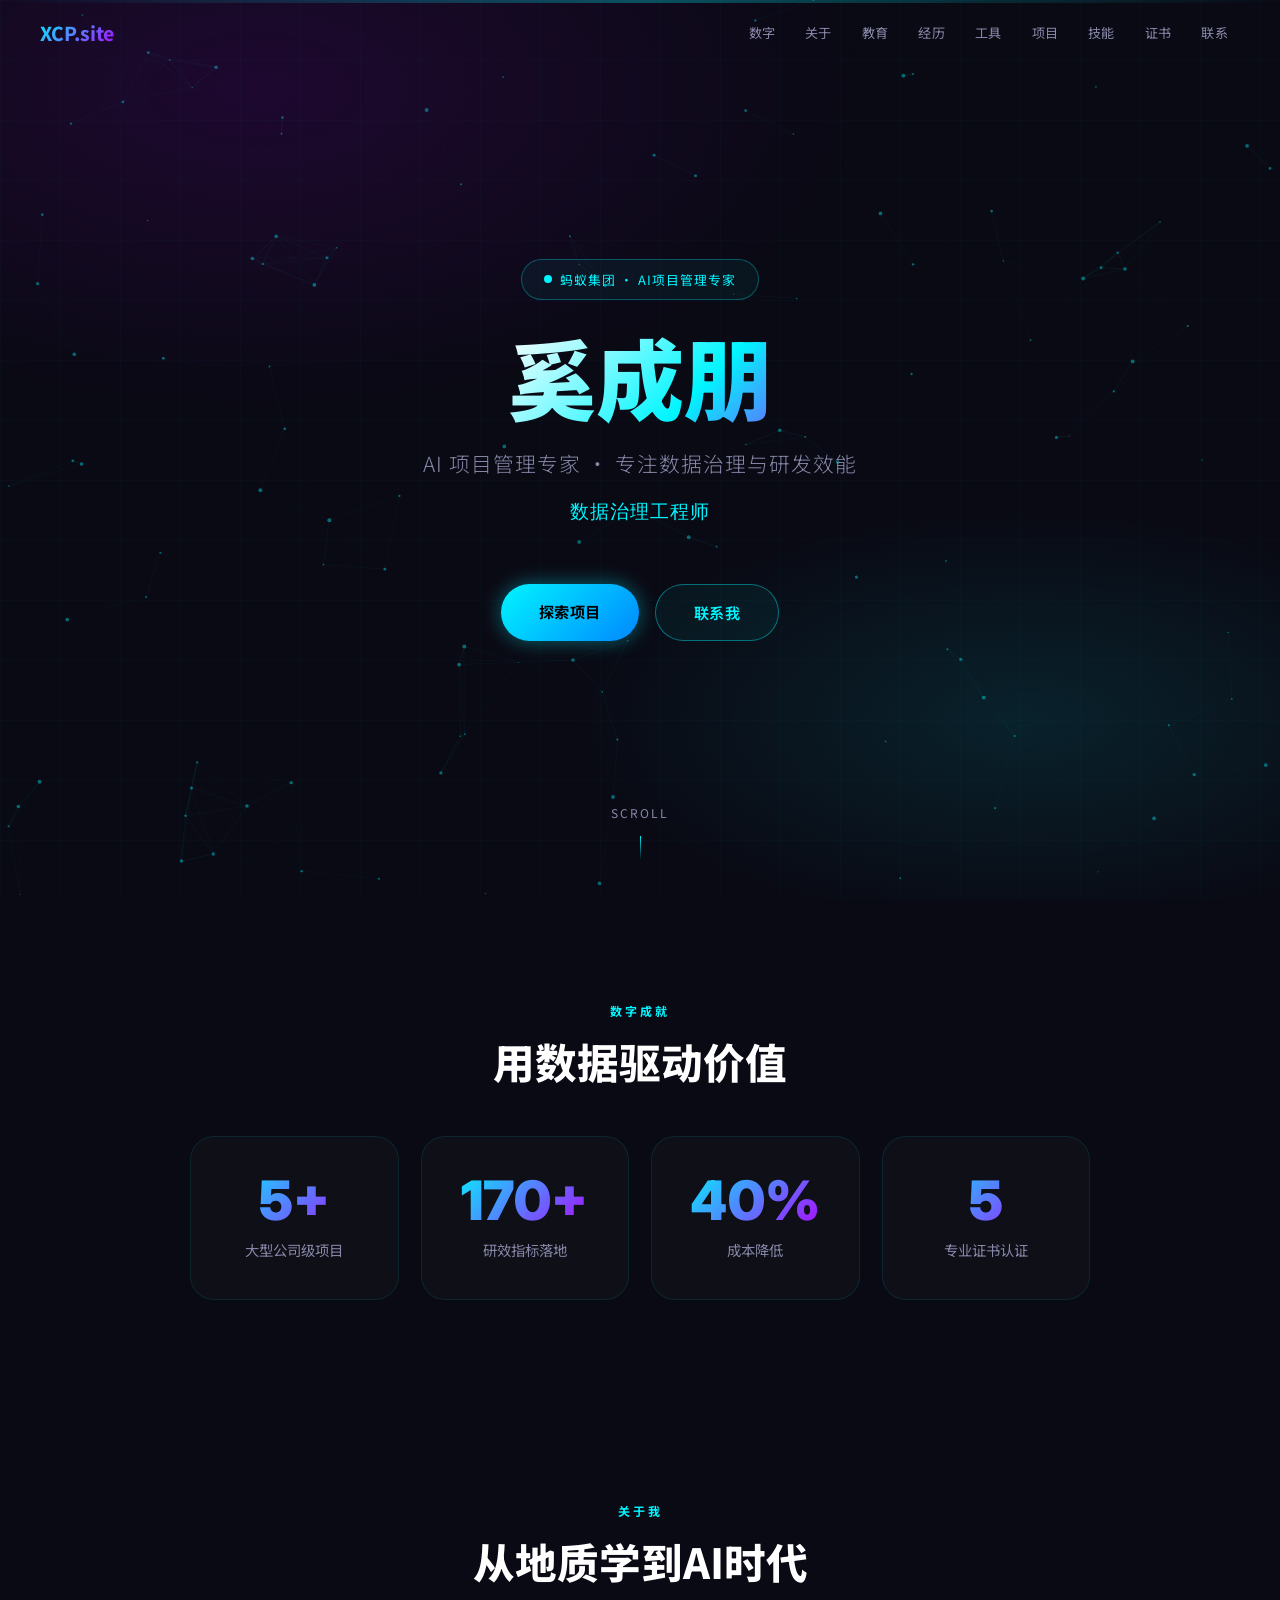
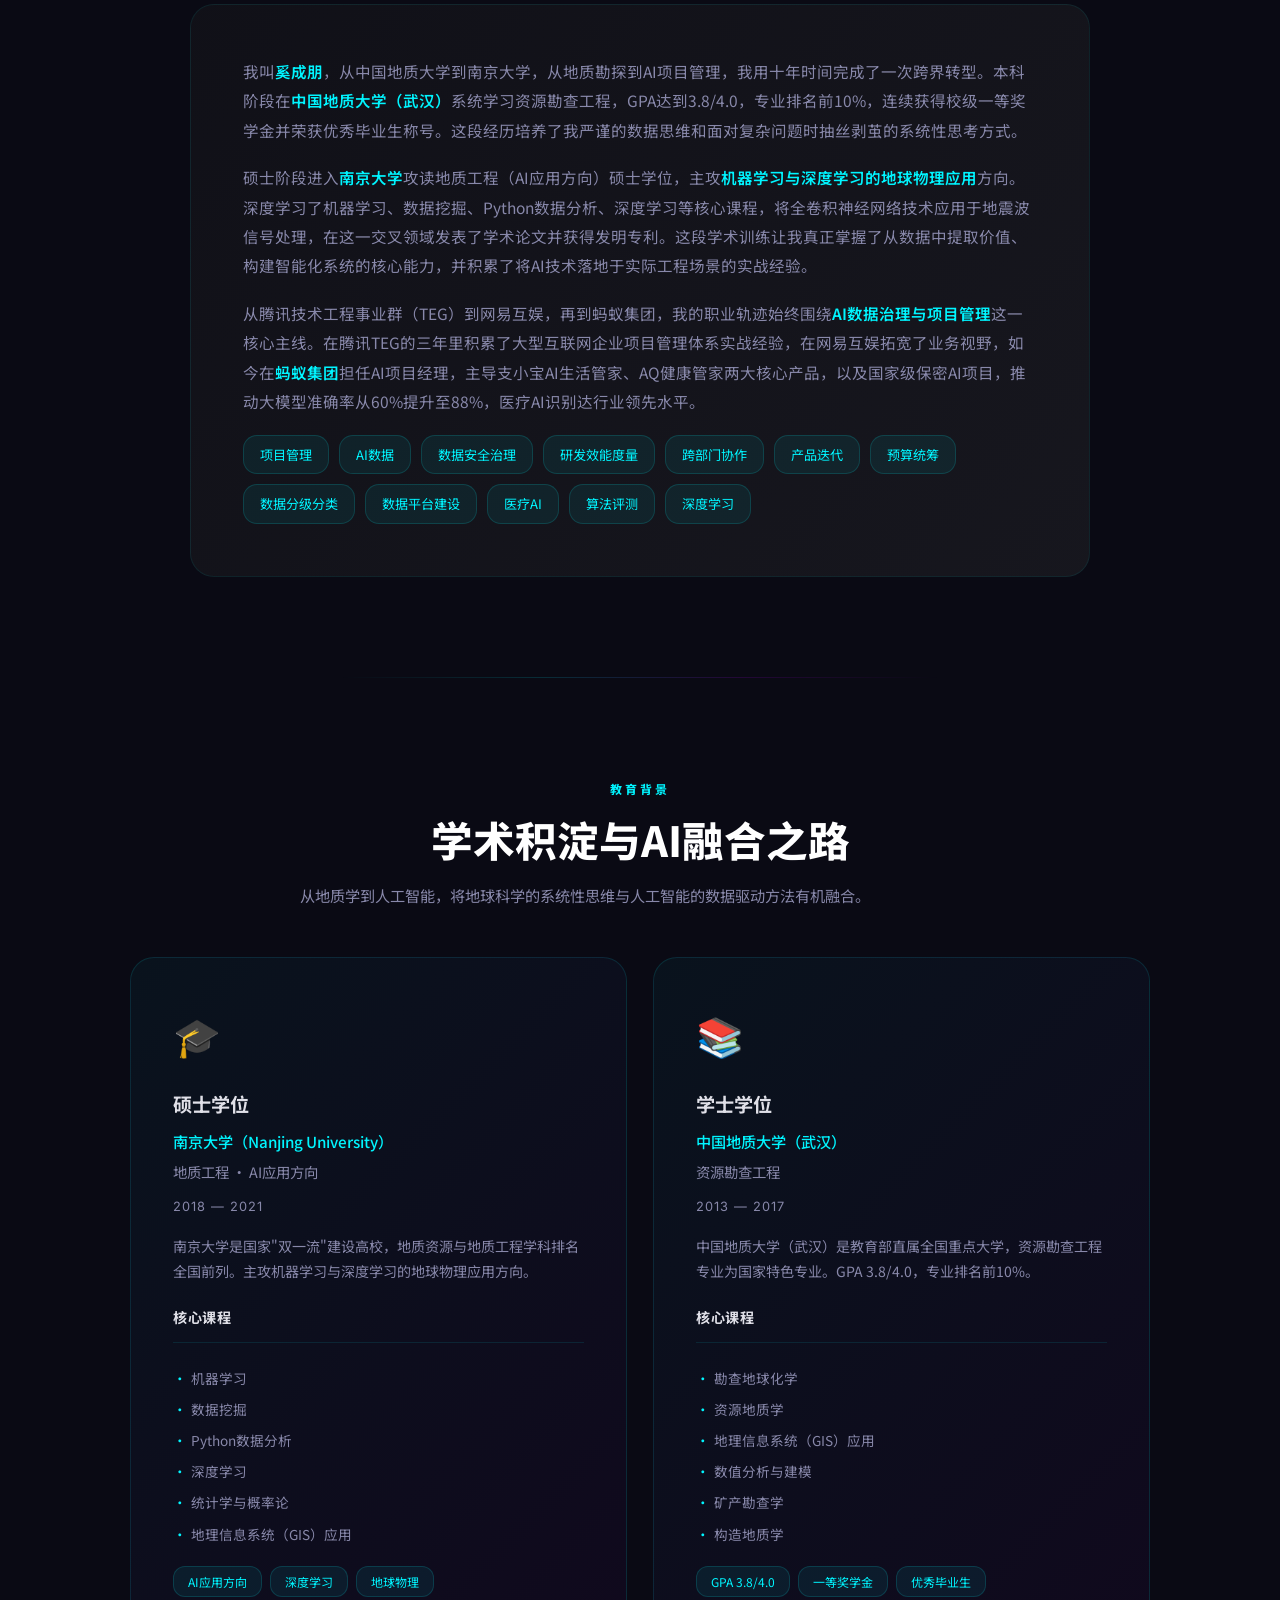
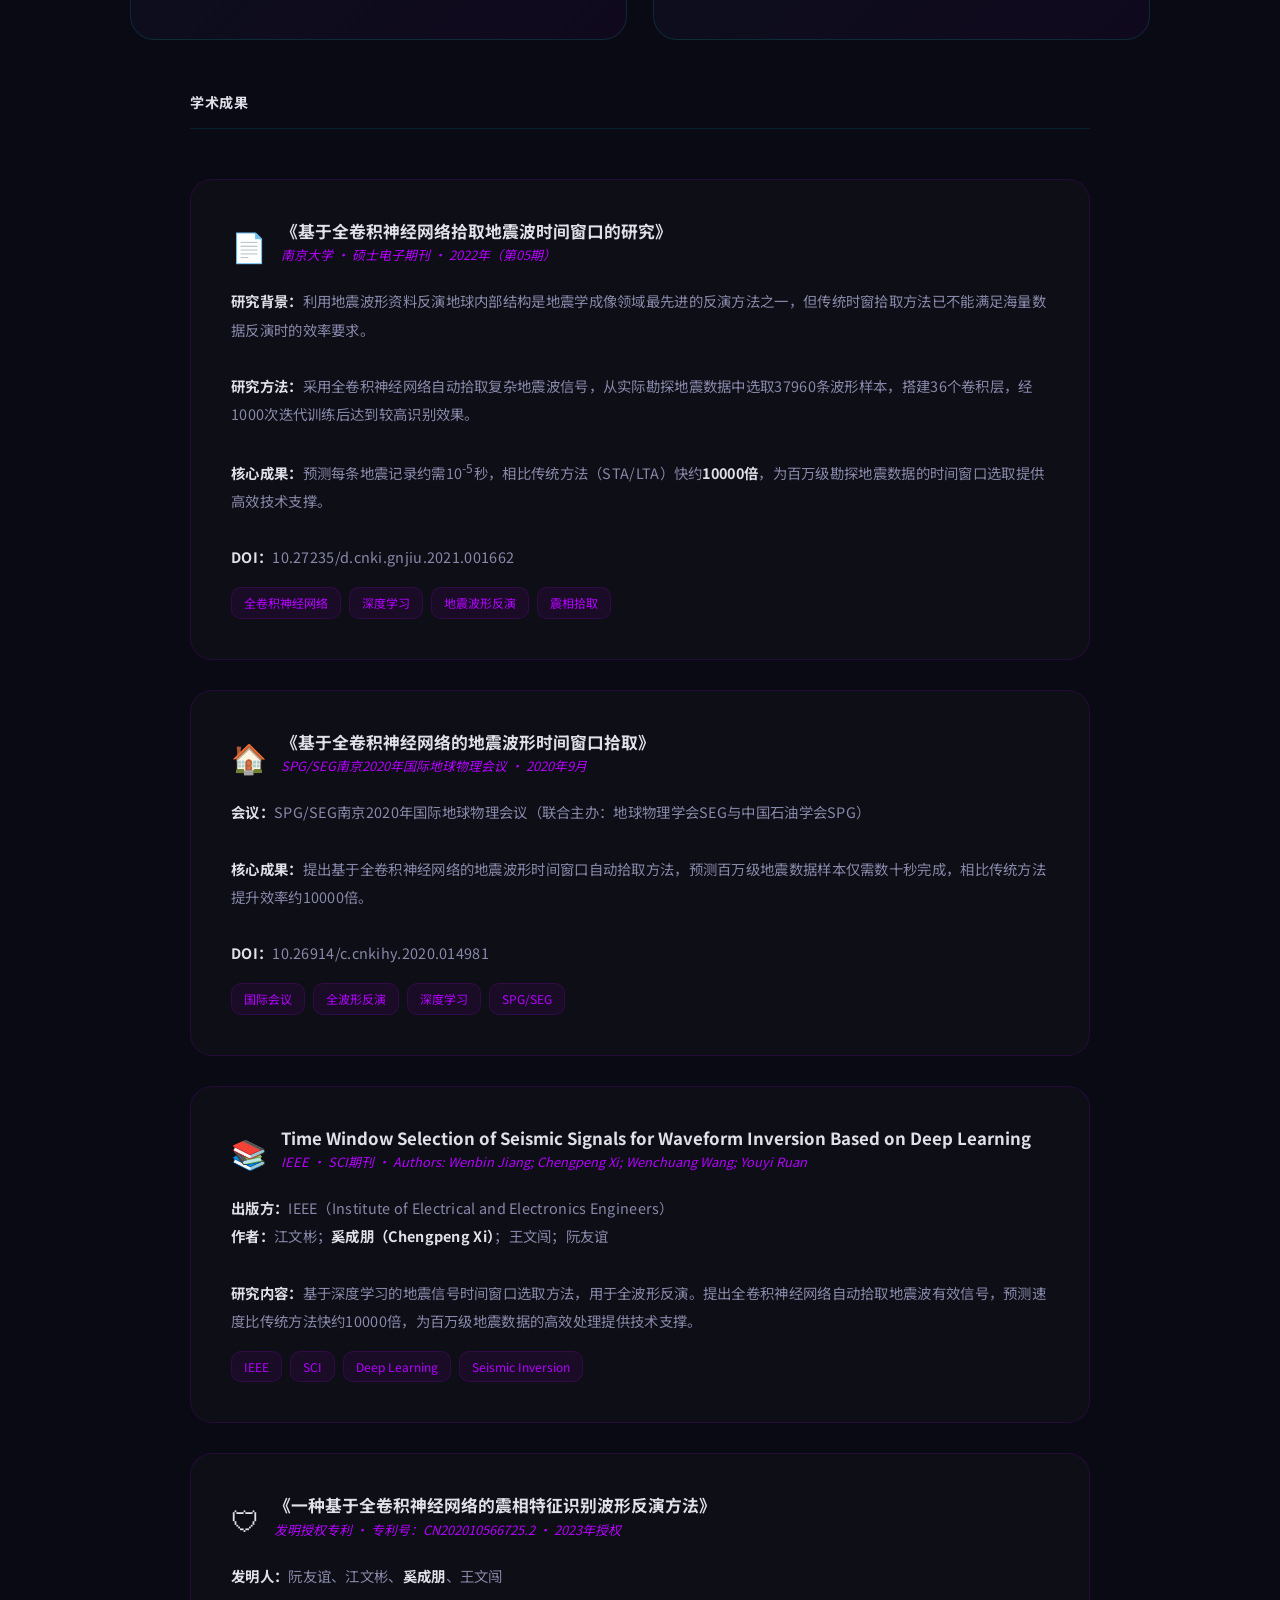
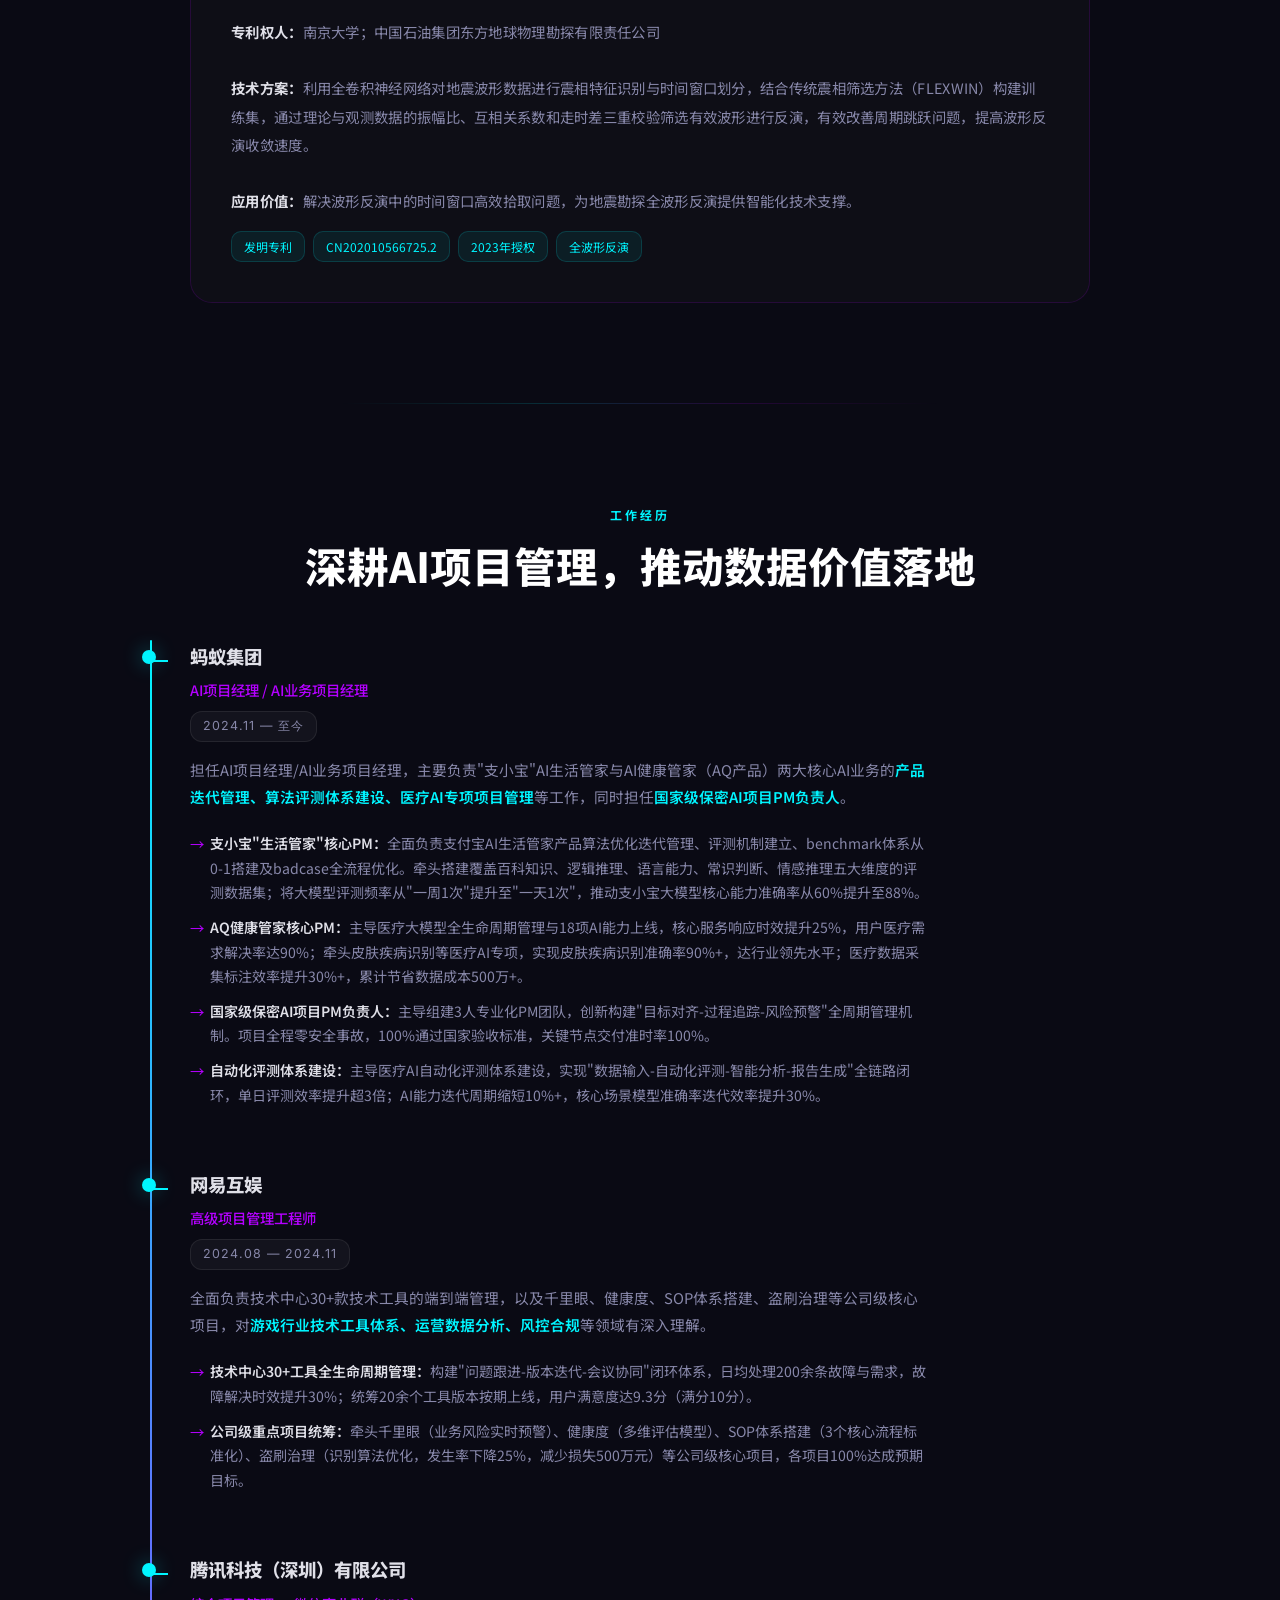
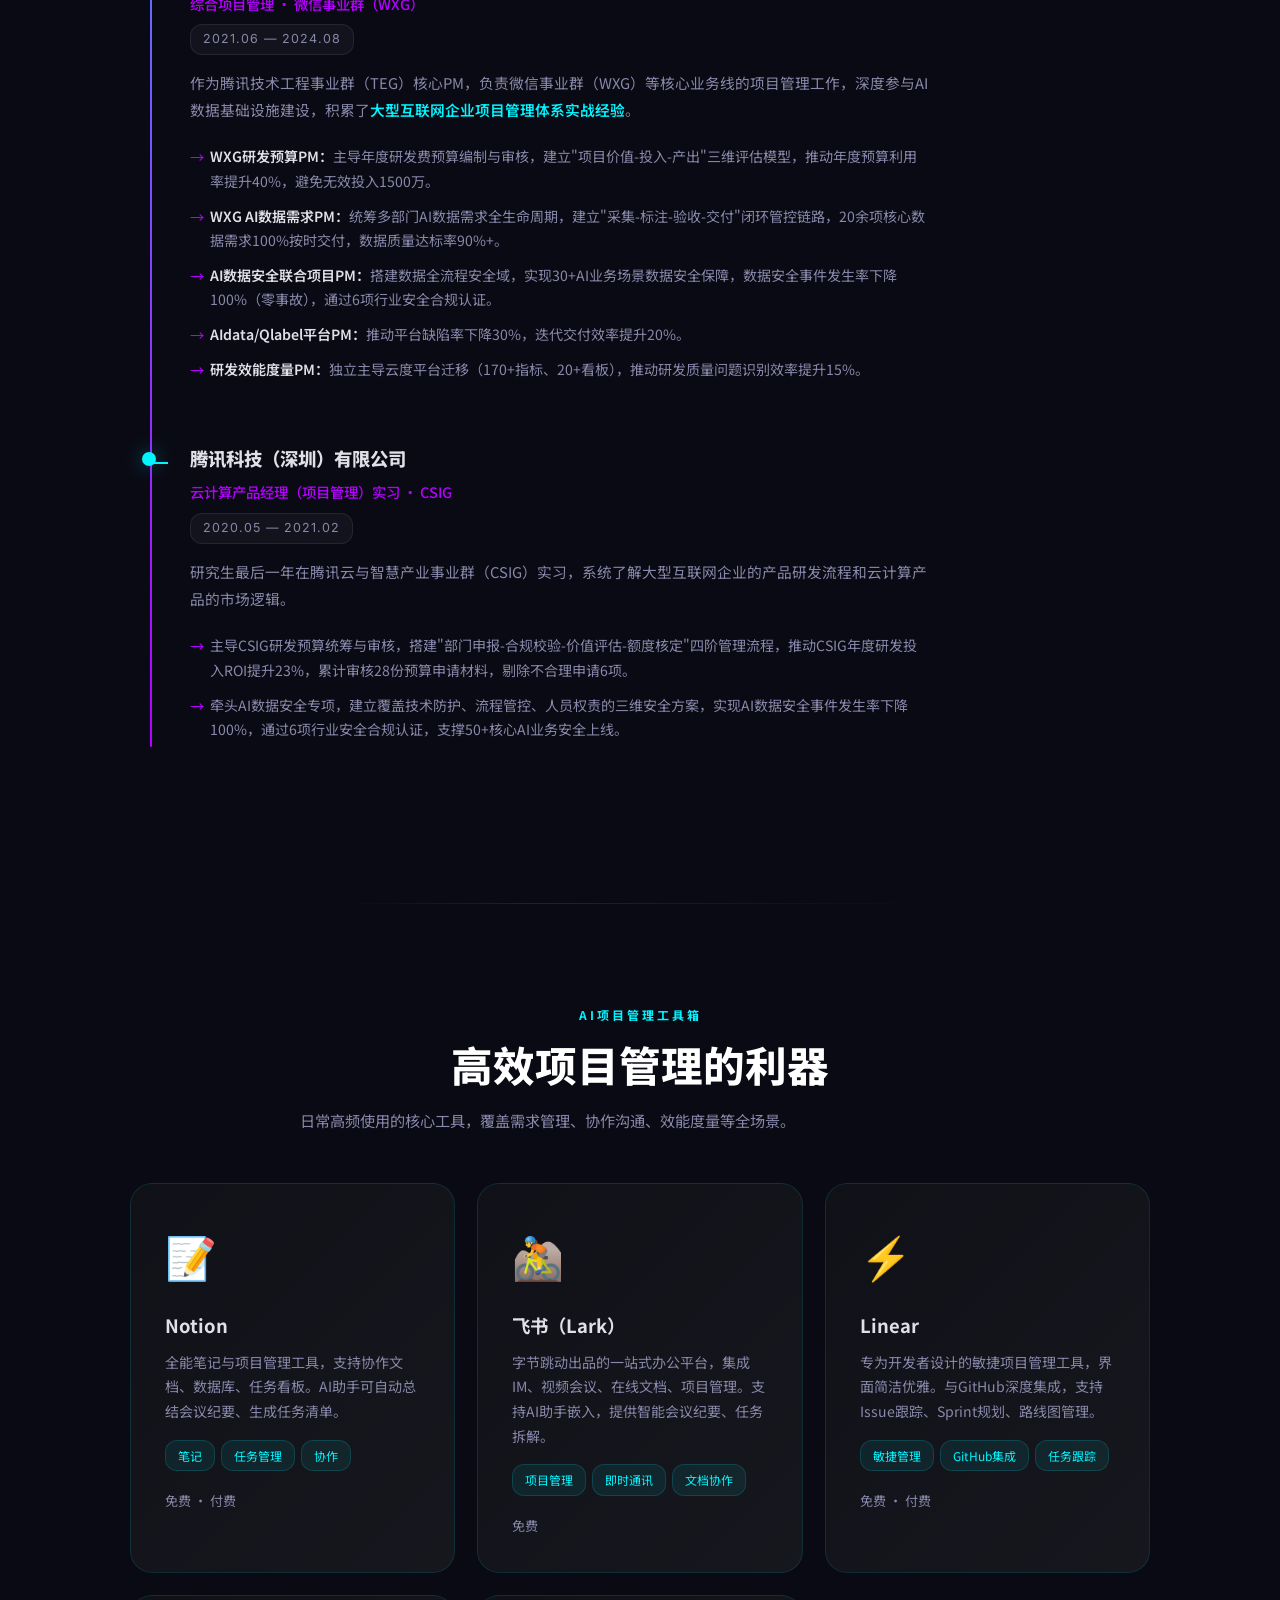
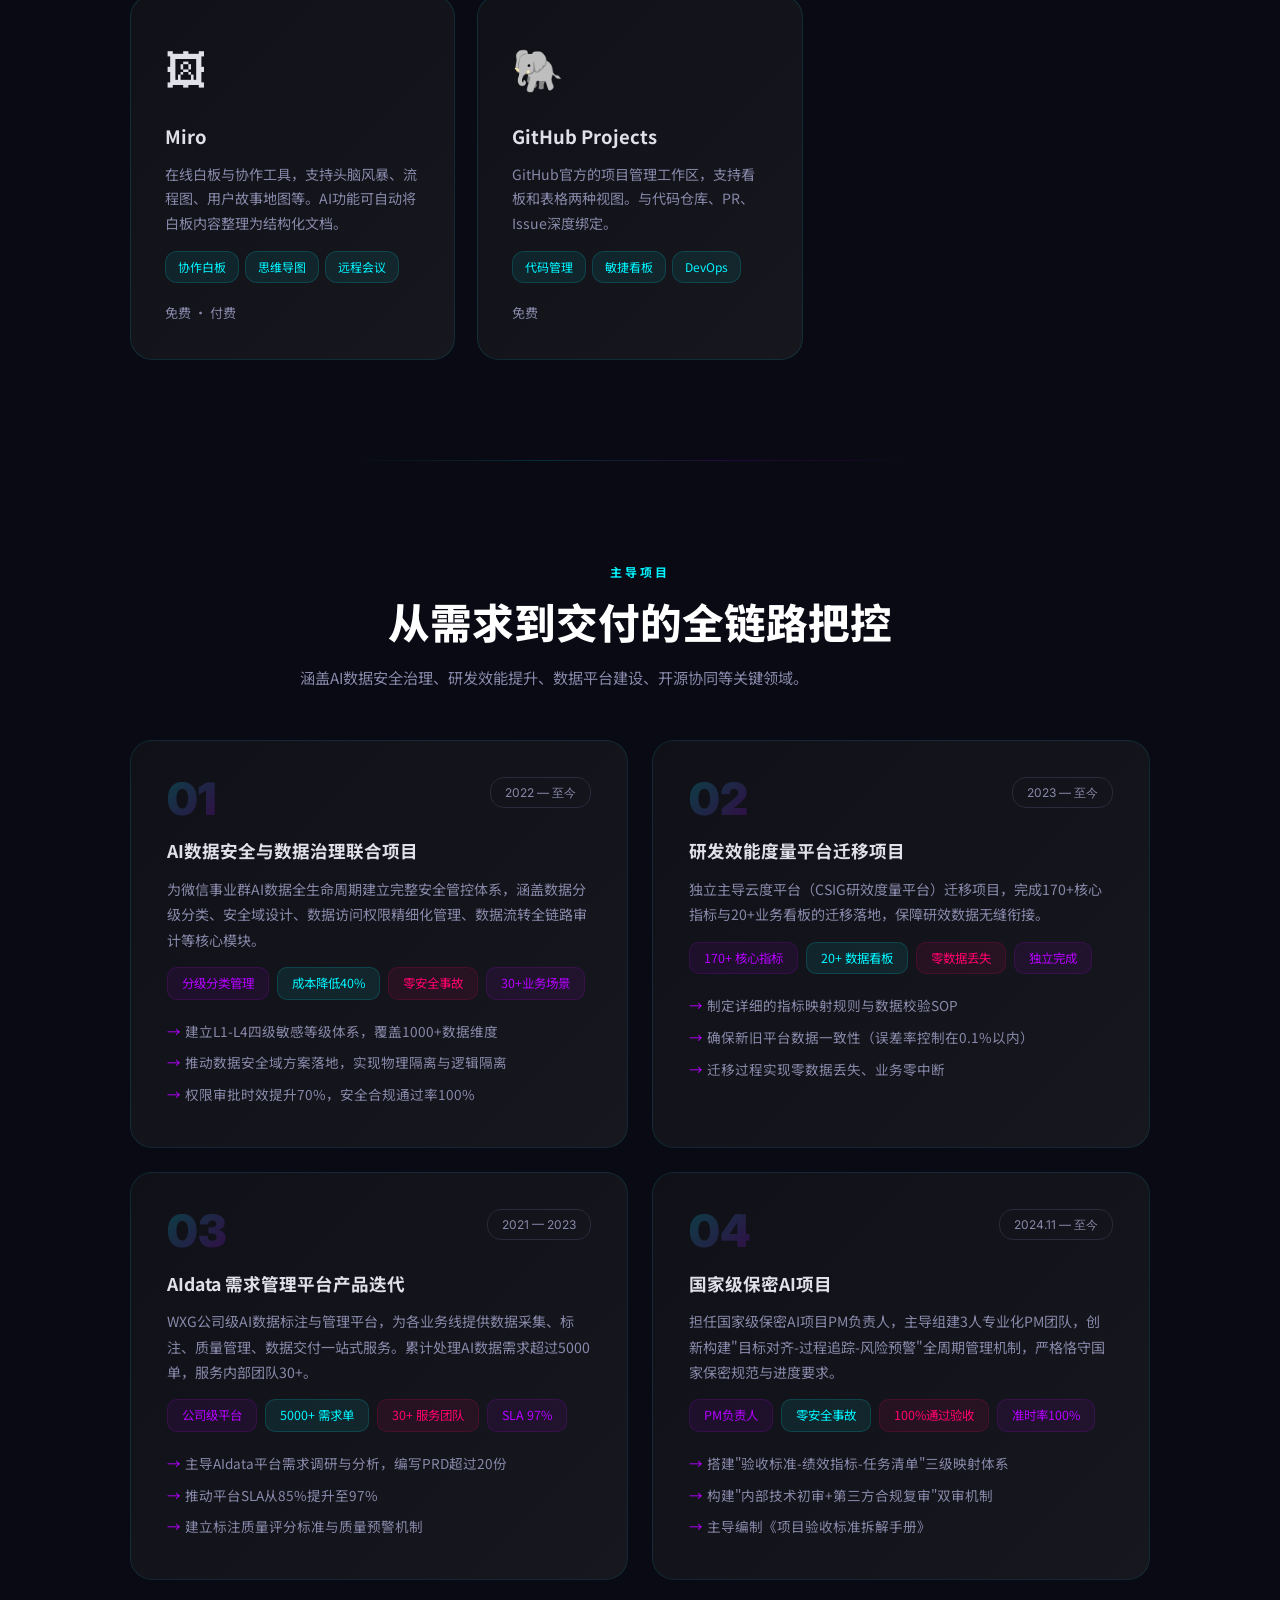
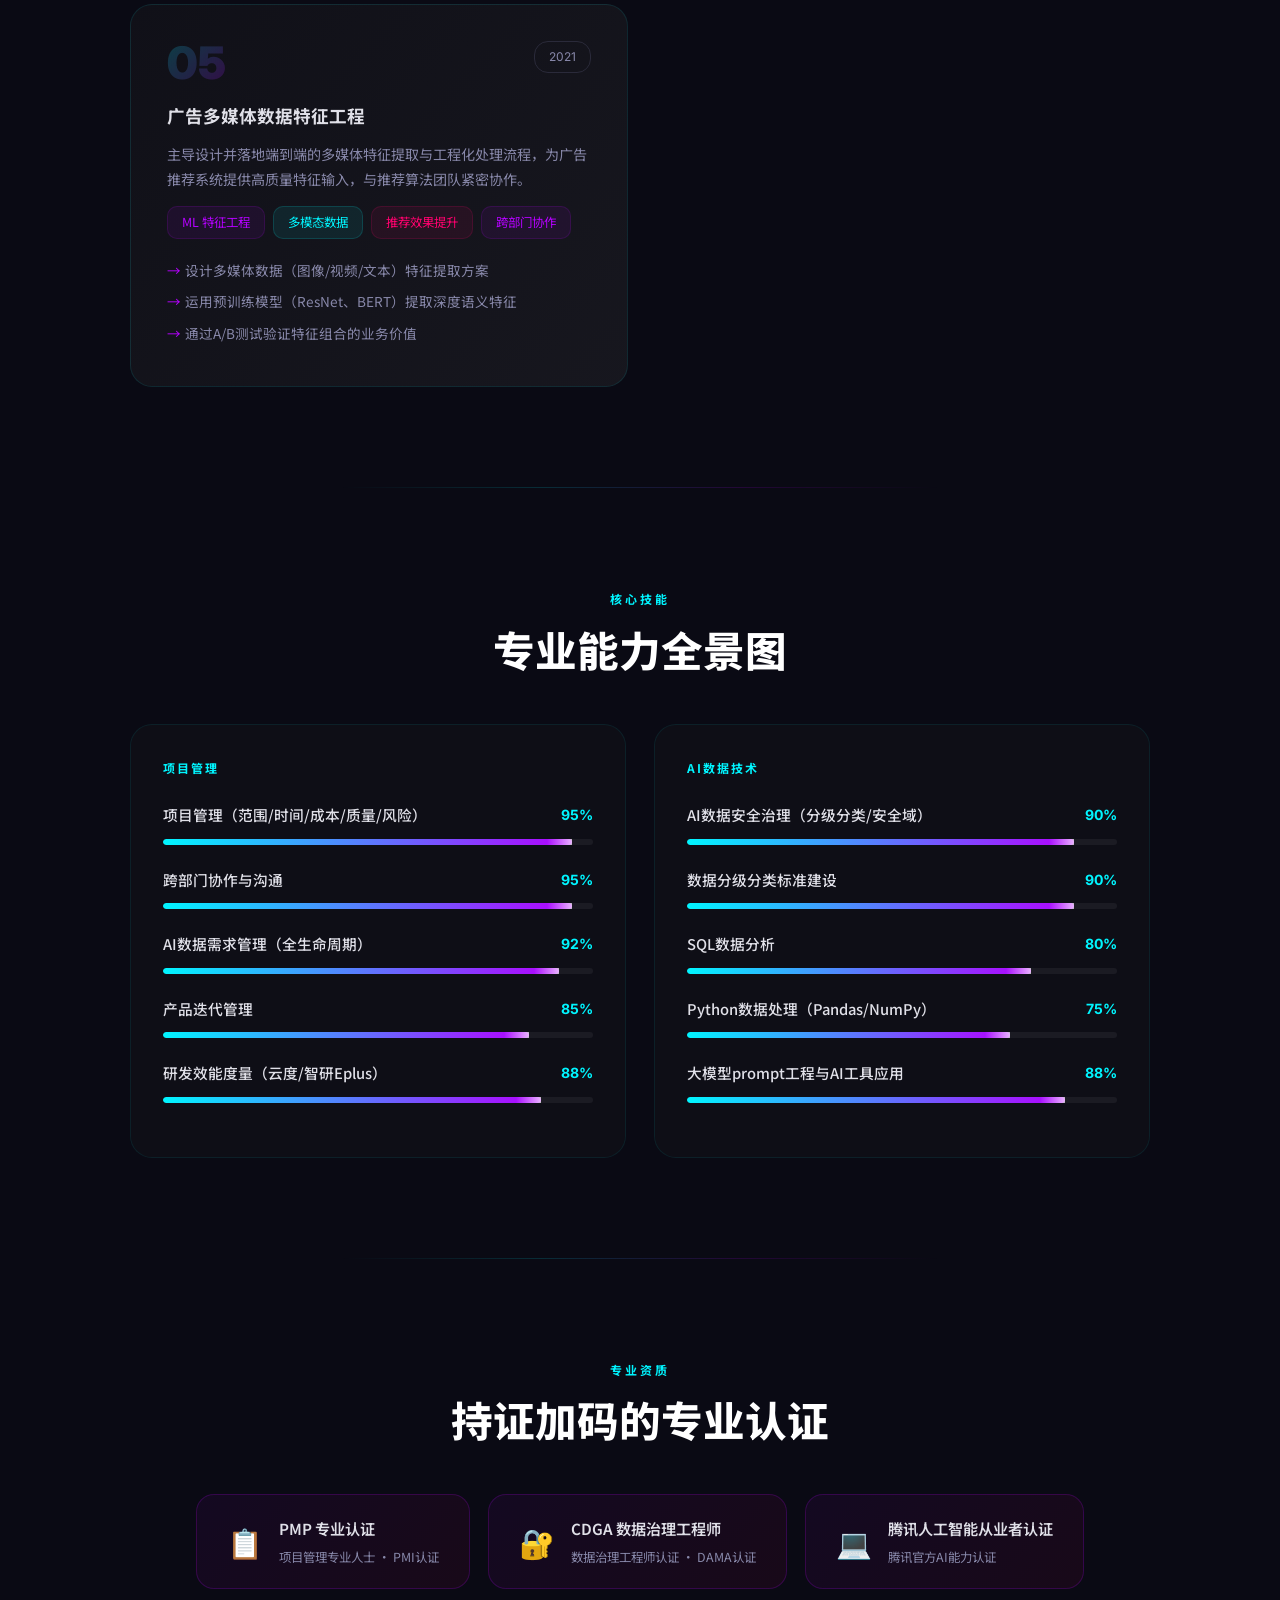
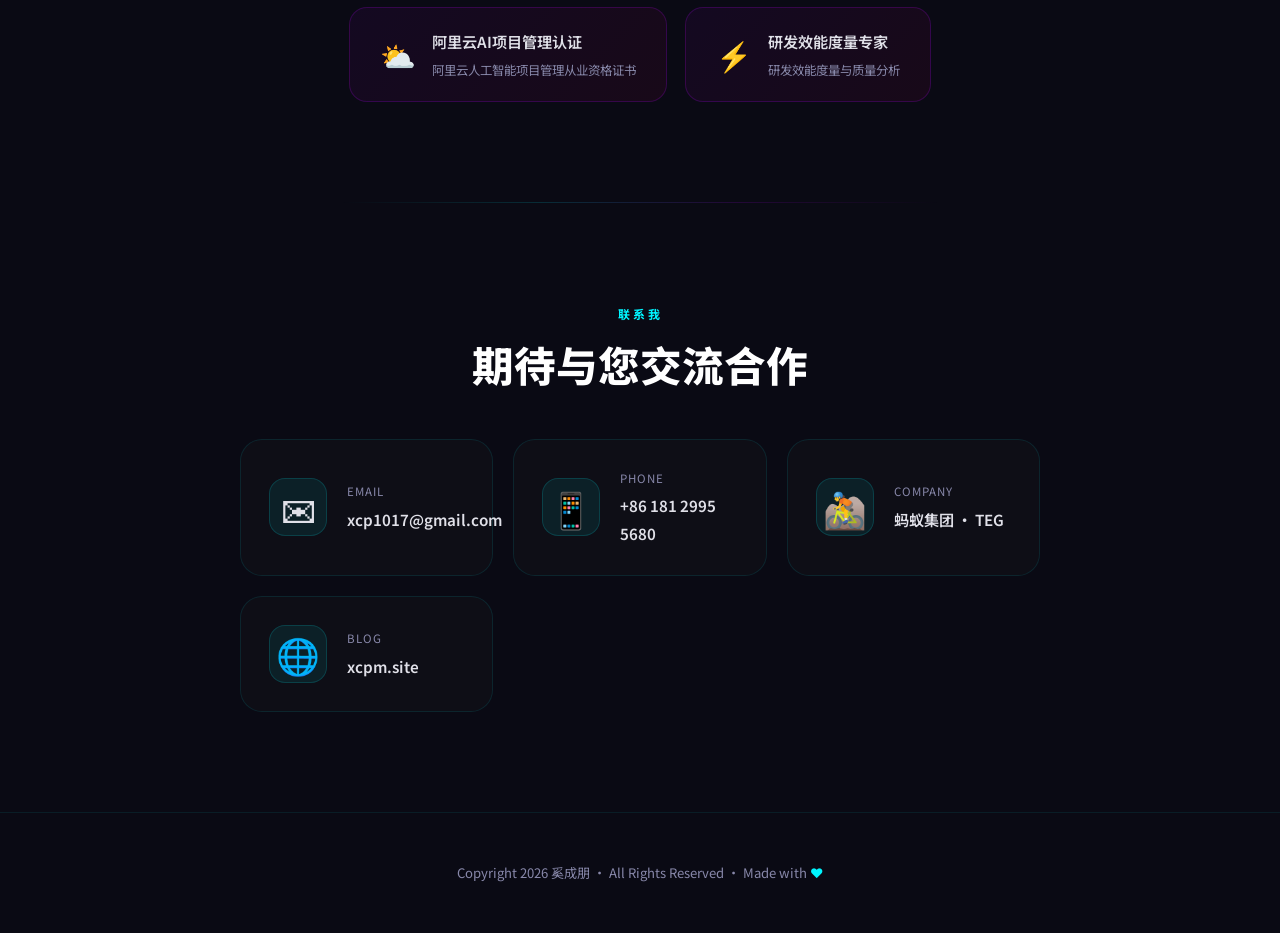
<file: portfolio/index.html>
<!DOCTYPE html>
<html lang="zh-CN">
<head>
<meta charset="UTF-8">
<meta name="viewport" content="width=device-width, initial-scale=1.0">
<title>奚成朋 · AI项目管理专家</title>
<link href="https://fonts.googleapis.com/css2?family=Inter:wght@300;400;500;600;700;800;900&family=Noto+Sans+SC:wght@300;400;500;700;900&display=swap" rel="stylesheet">
<style>
*,*::before,*::after{margin:0;padding:0;box-sizing:border-box}
:root{
  --bg:#0a0a14;--bg2:#111118;--bg3:#18181f;
  --neon-cyan:#00f5ff;--neon-purple:#b400ff;--neon-pink:#ff006e;--neon-blue:#0088ff;
  --text:#e0e0e8;--text-dim:#8888aa;--border:#2a2a3a;
  --glow-cyan:0 0 20px rgba(0,245,255,.4);--glow-purple:0 0 20px rgba(180,0,255,.4)
}
html{scroll-behavior:smooth;scrollbar-width:thin;scrollbar-color:var(--neon-cyan) var(--bg2)}
body{font-family:"Noto Sans SC","Inter",sans-serif;background:var(--bg);color:var(--text);overflow-x:hidden;line-height:1.8}
body::before{content:"";position:fixed;inset:0;background-image:linear-gradient(rgba(0,245,255,.025) 1px,transparent 1px),linear-gradient(90deg,rgba(0,245,255,.025) 1px,transparent 1px);background-size:60px 60px;pointer-events:none;z-index:0}
body::after{content:"";position:fixed;inset:0;background:radial-gradient(ellipse 80% 60% at 20% 10%,rgba(180,0,255,.12) 0%,transparent 60%),radial-gradient(ellipse 60% 40% at 80% 80%,rgba(0,245,255,.1) 0%,transparent 60%);pointer-events:none;z-index:0}
.scanline{position:fixed;top:0;left:0;width:100%;height:3px;background:linear-gradient(90deg,transparent,rgba(0,245,255,.5),transparent);animation:scanline 6s linear infinite;pointer-events:none;z-index:9999;opacity:.6}
@keyframes scanline{0%{top:-3px}100%{top:100vh}}
canvas#particles{position:fixed;inset:0;z-index:0;pointer-events:none}
nav{position:fixed;top:0;left:0;right:0;z-index:1000;padding:16px 40px;display:flex;justify-content:space-between;align-items:center;transition:all .4s;backdrop-filter:blur(0px)}
nav.scrolled{background:rgba(10,10,20,.9);backdrop-filter:blur(20px);border-bottom:1px solid rgba(0,245,255,.15);box-shadow:0 4px 30px rgba(0,0,0,.5)}
.nav-logo{font-size:1.2rem;font-weight:800;background:linear-gradient(135deg,var(--neon-cyan),var(--neon-purple));-webkit-background-clip:text;-webkit-text-fill-color:transparent}
.nav-links{display:flex;gap:6px;flex-wrap:wrap}
.nav-links a{color:var(--text-dim);text-decoration:none;font-size:.82rem;padding:5px 12px;border-radius:20px;transition:all .3s;letter-spacing:.3px}
.nav-links a:hover{color:var(--neon-cyan);background:rgba(0,245,255,.08)}
section{padding:100px 40px;position:relative;z-index:2;max-width:1100px;margin:0 auto}
.section-label{font-size:.75rem;color:var(--neon-cyan);font-weight:700;letter-spacing:3px;text-transform:uppercase;margin-bottom:12px;text-align:center}
.section-title{font-size:clamp(1.8rem,4vw,2.6rem);font-weight:800;margin-bottom:16px;color:#fff;line-height:1.3;text-align:center}
.section-desc{color:var(--text-dim);font-size:.95rem;max-width:680px;line-height:1.8;margin-bottom:48px;margin-left:auto;margin-right:auto}
.hero{min-height:100vh;display:flex;flex-direction:column;justify-content:center;align-items:center;text-align:center;padding:20px}
.hero-badge{display:inline-flex;align-items:center;gap:8px;padding:8px 22px;border:1px solid rgba(0,245,255,.3);border-radius:50px;background:rgba(0,245,255,.05);font-size:.8rem;color:var(--neon-cyan);margin-bottom:28px;animation:fadeInDown .8s ease;letter-spacing:1px}
.hero-badge .dot{width:8px;height:8px;background:var(--neon-cyan);border-radius:50%;animation:pulse 2s infinite}
@keyframes pulse{0%,100%{opacity:1;transform:scale(1)}50%{opacity:.5;transform:scale(1.5)}}
.hero h1{font-size:clamp(2.8rem,7vw,5.5rem);font-weight:900;line-height:1.1;margin-bottom:20px;background:linear-gradient(135deg,#fff 0%,var(--neon-cyan) 35%,var(--neon-purple) 65%,var(--neon-pink) 100%);-webkit-background-clip:text;-webkit-text-fill-color:transparent;background-size:200% 200%;animation:gradientShift 5s ease infinite}
@keyframes gradientShift{0%,100%{background-position:0% 50%}50%{background-position:100% 50%}}
.hero-sub{font-size:clamp(1rem,2.5vw,1.3rem);color:var(--text-dim);margin-bottom:12px;font-weight:300;letter-spacing:1px}
.typewriter{min-height:46px;font-size:clamp(.95rem,2vw,1.2rem);color:var(--neon-cyan);font-family:"Inter",sans-serif;letter-spacing:1px;margin-bottom:44px;padding:0 20px}
.cursor{animation:blink .8s step-end infinite;color:var(--neon-cyan)}
@keyframes blink{0%,100%{opacity:1}50%{opacity:0}}
.hero-btns{display:flex;gap:16px;flex-wrap:wrap;justify-content:center}
.btn-primary{padding:14px 38px;border:none;border-radius:50px;background:linear-gradient(135deg,var(--neon-cyan),var(--neon-blue));color:#000;font-weight:700;font-size:.95rem;cursor:pointer;transition:all .3s;text-decoration:none;letter-spacing:.5px;box-shadow:var(--glow-cyan)}
.btn-primary:hover{transform:translateY(-3px);box-shadow:0 0 50px rgba(0,245,255,.6)}
.btn-secondary{padding:14px 38px;border:1px solid rgba(0,245,255,.4);border-radius:50px;background:rgba(0,245,255,.05);color:var(--neon-cyan);font-weight:600;font-size:.95rem;cursor:pointer;transition:all .3s;text-decoration:none;letter-spacing:.5px}
.btn-secondary:hover{background:rgba(0,245,255,.12);transform:translateY(-3px)}
.scroll-hint{position:absolute;bottom:40px;left:50%;transform:translateX(-50%);display:flex;flex-direction:column;align-items:center;gap:8px;color:var(--text-dim);font-size:.75rem;letter-spacing:2px;text-transform:uppercase;animation:bounce 2s infinite}
@keyframes bounce{0%,100%{transform:translate(-50%,0)}50%{transform:translate(-50%,8px)}}
@keyframes fadeInDown{from{opacity:0;transform:translateY(-20px)}to{opacity:1;transform:translateY(0)}}
.stats-grid{display:grid;grid-template-columns:repeat(4,1fr);gap:22px;margin-top:48px;max-width:900px;margin-left:auto;margin-right:auto}
.stat-card{background:rgba(17,17,24,.8);border:1px solid rgba(0,245,255,.1);border-radius:24px;padding:36px 28px;text-align:center;transition:all .4s;opacity:0;transform:translateY(20px)}
.stat-card.visible{opacity:1;transform:translateY(0)}
.stat-card:hover{border-color:rgba(0,245,255,.4);transform:translateY(-6px);box-shadow:0 16px 50px rgba(0,245,255,.1)}
.stat-num{font-size:3.4rem;font-weight:900;font-family:"Inter",sans-serif;background:linear-gradient(135deg,var(--neon-cyan),var(--neon-purple));-webkit-background-clip:text;-webkit-text-fill-color:transparent;line-height:1;margin-bottom:10px}
.stat-unit{font-size:1.4rem;font-weight:700}
.stat-label{color:var(--text-dim);font-size:.9rem}
.about-card{background:linear-gradient(135deg,rgba(17,17,24,.9),rgba(24,24,31,.9));border:1px solid rgba(0,245,255,.08);border-radius:24px;padding:52px;max-width:900px;margin:0 auto;opacity:0;transform:translateY(20px);transition:all .6s ease}
.about-card.visible{opacity:1;transform:translateY(0)}
.about-card p{color:var(--text-dim);font-size:.97rem;margin-bottom:18px;line-height:1.9}
.highlight{color:var(--neon-cyan);font-weight:600}
.tags{display:flex;flex-wrap:wrap;gap:10px}
.tag{padding:7px 16px;border-radius:14px;font-size:.82rem;background:rgba(0,245,255,.07);color:var(--neon-cyan);border:1px solid rgba(0,245,255,.15);transition:all .3s;cursor:default}
.tag:hover{background:rgba(0,245,255,.15);border-color:var(--neon-cyan)}
.edu-grid{display:grid;grid-template-columns:repeat(auto-fit,minmax(340px,1fr));gap:26px;margin-top:40px}
.edu-card{background:linear-gradient(135deg,rgba(0,245,255,.04),rgba(180,0,255,.04));border:1px solid rgba(0,245,255,.12);border-radius:24px;padding:42px;opacity:0;transform:translateY(20px);transition:all .5s ease}
.edu-card.visible{opacity:1;transform:translateY(0)}
.edu-card:hover{border-color:rgba(0,245,255,.35);transform:translateY(-6px);box-shadow:0 16px 50px rgba(0,0,0,.3)}
.edu-icon{font-size:2.4rem;margin-bottom:18px;display:block}
.edu-degree{font-size:1.2rem;font-weight:700;margin-bottom:6px}
.edu-school{color:var(--neon-cyan);font-size:.95rem;font-weight:500;margin-bottom:4px}
.edu-major{color:var(--text-dim);font-size:.9rem}
.edu-years{font-size:.8rem;color:var(--text-dim);margin-top:10px;font-family:"Inter",sans-serif;letter-spacing:1px}
.edu-note{color:var(--text-dim);font-size:.88rem;margin-top:16px;line-height:1.8}
.edu-courses{margin-top:20px}
.edu-course{color:var(--text-dim);font-size:.85rem;padding:4px 0 4px 18px;position:relative;line-height:1.7}
.edu-course::before{content:"\2022";position:absolute;left:0;color:var(--neon-cyan)}
.edu-awards{margin-top:16px;display:flex;flex-wrap:wrap;gap:8px}
.edu-award{padding:4px 14px;border-radius:12px;font-size:.75rem;background:rgba(0,245,255,.07);color:var(--neon-cyan);border:1px solid rgba(0,245,255,.15)}
.papers-container{margin-top:50px;display:flex;flex-direction:column;gap:30px;max-width:900px;margin-left:auto;margin-right:auto}
.paper-title{font-size:.88rem;font-weight:700;color:var(--text);margin-bottom:20px;padding-bottom:12px;border-bottom:1px solid rgba(0,245,255,.1);letter-spacing:.5px}
.paper-card{background:rgba(17,17,24,.7);border:1px solid rgba(180,0,255,.15);border-radius:22px;padding:40px;opacity:0;transform:translateY(20px);transition:all .6s ease}
.paper-card.visible{opacity:1;transform:translateY(0)}
.paper-card:hover{border-color:rgba(180,0,255,.35);transform:translateY(-4px)}
.paper-header{display:flex;align-items:flex-start;gap:14px;margin-bottom:16px}
.paper-icon{font-size:1.8rem}
.paper-name{font-size:1.05rem;font-weight:700;color:var(--text);line-height:1.4}
.paper-journal{font-size:.8rem;color:var(--neon-purple);font-style:italic}
.paper-abstract{color:var(--text-dim);font-size:.9rem;line-height:1.95;letter-spacing:.3px}
.paper-abstract strong{color:var(--text)}
.paper-tags{margin-top:16px;display:flex;flex-wrap:wrap;gap:8px}
.paper-tag{padding:4px 12px;border-radius:10px;font-size:.75rem;background:rgba(180,0,255,.08);color:var(--neon-purple);border:1px solid rgba(180,0,255,.15)}
.paper-project{padding:4px 12px;border-radius:10px;font-size:.75rem;background:rgba(0,245,255,.07);color:var(--neon-cyan);border:1px solid rgba(0,245,255,.15)}
.timeline{position:relative;padding-left:60px;margin-top:48px;max-width:800px}
.timeline::before{content:"";position:absolute;left:20px;top:0;bottom:0;width:2px;background:linear-gradient(to bottom,var(--neon-cyan),var(--neon-purple));border-radius:2px}
.tl-item{margin-bottom:56px;position:relative;opacity:0;transform:translateX(-20px);transition:all .6s ease}
.tl-item.visible{opacity:1;transform:translateX(0)}
.tl-item::before{content:"";position:absolute;left:-48px;top:10px;width:14px;height:14px;border-radius:50%;background:var(--neon-cyan);box-shadow:var(--glow-cyan)}
.tl-item::after{content:"";position:absolute;left:-44px;top:20px;width:22px;height:2px;background:var(--neon-cyan)}
.tl-company{font-size:1.15rem;font-weight:800;color:var(--text);margin-bottom:4px}
.tl-role{color:var(--neon-purple);font-size:.9rem;font-weight:500;margin-bottom:6px}
.tl-period{font-size:.78rem;color:var(--text-dim);font-family:"Inter",sans-serif;letter-spacing:1px;margin-bottom:14px;display:inline-block;padding:3px 12px;background:rgba(255,255,255,.04);border:1px solid rgba(255,255,255,.08);border-radius:12px}
.tl-desc{color:var(--text-dim);font-size:.92rem;margin-bottom:16px;line-height:1.85}
.tl-points{list-style:none}
.tl-points li{color:var(--text-dim);font-size:.88rem;padding:5px 0 5px 20px;position:relative;line-height:1.75}
.tl-points li::before{content:"\2192";position:absolute;left:0;color:var(--neon-purple);font-size:.9rem}
.tl-points li strong{color:var(--text);font-weight:600}
.tools-grid{display:grid;grid-template-columns:repeat(auto-fit,minmax(300px,1fr));gap:22px;margin-top:48px}
.tool-card{background:linear-gradient(135deg,rgba(17,17,24,.9),rgba(24,24,31,.9));border:1px solid rgba(0,245,255,.12);border-radius:22px;padding:34px;position:relative;overflow:hidden;transition:all .4s;opacity:0;transform:translateY(20px)}
.tool-card.visible{opacity:1;transform:translateY(0)}
.tool-card:hover{border-color:rgba(0,245,255,.4);transform:translateY(-8px);box-shadow:0 24px 70px rgba(0,0,0,.4)}
.tool-card::before{content:"";position:absolute;top:0;left:0;right:0;height:3px;background:linear-gradient(90deg,var(--neon-cyan),var(--neon-purple));opacity:0;transition:opacity .3s}
.tool-card:hover::before{opacity:1}
.tool-icon{font-size:2.6rem;margin-bottom:16px;display:block}
.tool-name{font-size:1.15rem;font-weight:700;margin-bottom:8px}
.tool-desc{color:var(--text-dim);font-size:.88rem;margin-bottom:16px;line-height:1.75}
.tool-tags{display:flex;flex-wrap:wrap;gap:6px;margin-bottom:18px}
.tool-tag{padding:4px 12px;border-radius:12px;font-size:.75rem;background:rgba(0,245,255,.08);color:var(--neon-cyan);border:1px solid rgba(0,245,255,.15)}
.tool-price{color:var(--text-dim);font-size:.82rem}
.tool-price span{color:var(--neon-cyan);font-weight:600}
.projects-grid{display:grid;grid-template-columns:repeat(auto-fit,minmax(340px,1fr));gap:24px;margin-top:48px}
.project-card{background:linear-gradient(135deg,rgba(17,17,24,.95),rgba(24,24,31,.95));border:1px solid rgba(0,245,255,.1);border-radius:22px;padding:36px;position:relative;overflow:hidden;transition:all .4s;opacity:0;transform:translateY(20px)}
.project-card.visible{opacity:1;transform:translateY(0)}
.project-card:hover{border-color:rgba(180,0,255,.4);transform:translateY(-8px);box-shadow:0 24px 70px rgba(0,0,0,.4)}
.project-card::before{content:"";position:absolute;top:0;left:0;right:0;height:3px;background:linear-gradient(90deg,var(--neon-purple),var(--neon-pink));opacity:0;transition:opacity .3s}
.project-card:hover::before{opacity:1}
.project-header{display:flex;justify-content:space-between;align-items:flex-start;margin-bottom:14px}
.project-num{font-size:2.8rem;font-weight:900;background:linear-gradient(135deg,rgba(0,245,255,.2),rgba(180,0,255,.2));-webkit-background-clip:text;-webkit-text-fill-color:transparent;line-height:1;font-family:"Inter",sans-serif}
.project-year{font-size:.75rem;color:var(--text-dim);padding:4px 14px;border:1px solid var(--border);border-radius:14px;font-family:"Inter",sans-serif}
.project-name{font-size:1.1rem;font-weight:700;margin-bottom:10px}
.project-desc{color:var(--text-dim);font-size:.88rem;margin-bottom:14px;line-height:1.8}
.project-results{display:flex;flex-wrap:wrap;gap:8px;margin-bottom:16px}
.result-tag{padding:4px 14px;border-radius:10px;font-size:.78rem;background:rgba(0,245,255,.08);color:var(--neon-cyan);border:1px solid rgba(0,245,255,.15)}
.result-tag.purple{background:rgba(180,0,255,.08);color:var(--neon-purple);border-color:rgba(180,0,255,.15)}
.result-tag.pink{background:rgba(255,0,110,.08);color:var(--neon-pink);border-color:rgba(255,0,110,.15)}
.project-duties{list-style:none}
.project-duties li{color:var(--text-dim);font-size:.85rem;padding:4px 0 4px 18px;position:relative;line-height:1.75}
.project-duties li::before{content:"\2192";position:absolute;left:0;color:var(--neon-purple)}
.skills-grid{display:grid;grid-template-columns:repeat(auto-fit,minmax(300px,1fr));gap:28px;margin-top:48px}
.skill-cat{background:rgba(17,17,24,.6);border:1px solid rgba(0,245,255,.08);border-radius:22px;padding:32px;opacity:0;transform:translateY(20px);transition:all .6s ease}
.skill-cat.visible{opacity:1;transform:translateY(0)}
.skill-cat-title{font-size:.75rem;font-weight:700;color:var(--neon-cyan);margin-bottom:24px;letter-spacing:2px;text-transform:uppercase}
.skill-item{margin-bottom:22px}
.skill-header{display:flex;justify-content:space-between;margin-bottom:10px}
.skill-name{font-size:.92rem;font-weight:500}
.skill-pct{color:var(--neon-cyan);font-weight:700;font-family:"Inter",sans-serif;font-size:.88rem}
.skill-bar{height:6px;background:rgba(255,255,255,.06);border-radius:10px;overflow:hidden}
.skill-fill{height:100%;border-radius:10px;background:linear-gradient(90deg,var(--neon-cyan),var(--neon-purple));transition:width 1.8s cubic-bezier(.25,.46,.45,.94);width:0;position:relative}
.skill-fill::after{content:"";position:absolute;right:0;top:0;bottom:0;width:25px;background:linear-gradient(90deg,transparent,rgba(255,255,255,.7));animation:shimmer 2s infinite}
@keyframes shimmer{0%{opacity:0}50%{opacity:1}100%{opacity:0}}
.certs-grid{display:flex;flex-wrap:wrap;gap:18px;justify-content:center;margin-top:48px;max-width:900px;margin-left:auto;margin-right:auto}
.cert-badge{display:flex;align-items:center;gap:16px;padding:20px 30px;background:linear-gradient(135deg,rgba(180,0,255,.06),rgba(255,0,110,.06));border:1px solid rgba(180,0,255,.2);border-radius:18px;transition:all .4s;cursor:default;opacity:0;transform:scale(.9)}
.cert-badge.visible{opacity:1;transform:scale(1)}
.cert-badge:hover{border-color:rgba(180,0,255,.5);transform:scale(1.06);box-shadow:0 12px 50px rgba(180,0,255,.2)}
.cert-icon{font-size:1.8rem}
.cert-text{font-size:.95rem;font-weight:600}
.cert-sub{font-size:.78rem;color:var(--text-dim);margin-top:3px}
.contact-grid{display:grid;grid-template-columns:repeat(auto-fit,minmax(240px,1fr));gap:20px;margin-top:48px;max-width:800px;margin-left:auto;margin-right:auto}
.contact-card{display:flex;align-items:center;gap:20px;padding:28px;background:rgba(17,17,24,.7);border:1px solid rgba(0,245,255,.1);border-radius:22px;transition:all .4s;text-decoration:none;color:var(--text);opacity:0;transform:translateY(20px)}
.contact-card.visible{opacity:1;transform:translateY(0)}
.contact-card:hover{border-color:rgba(0,245,255,.4);transform:translateY(-6px);box-shadow:0 12px 50px rgba(0,245,255,.1)}
.contact-icon{font-size:2.2rem;width:58px;height:58px;display:flex;align-items:center;justify-content:center;background:rgba(0,245,255,.08);border-radius:16px;border:1px solid rgba(0,245,255,.15);flex-shrink:0}
.contact-label{font-size:.72rem;color:var(--text-dim);text-transform:uppercase;letter-spacing:1px;margin-bottom:4px}
.contact-value{font-size:.95rem;font-weight:600}
footer{padding:48px 40px;text-align:center;color:var(--text-dim);font-size:.82rem;position:relative;z-index:2;border-top:1px solid rgba(0,245,255,.08)}
footer span{color:var(--neon-cyan)}
.section-divider{height:1px;background:linear-gradient(90deg,transparent,rgba(0,245,255,.15),rgba(180,0,255,.15),transparent);margin:0 auto;position:relative;z-index:2;max-width:600px}
.reveal{opacity:0;transform:translateY(30px);transition:all .8s cubic-bezier(.25,.46,.45,.94)}
.reveal.visible{opacity:1;transform:translateY(0)}
.delay-1{transition-delay:.1s}.delay-2{transition-delay:.2s}.delay-3{transition-delay:.3s}.delay-4{transition-delay:.4s}.delay-5{transition-delay:.5s}
@media(max-width:768px){
  nav{padding:14px 20px}.nav-links{display:none}
  section{padding:70px 20px}
  .hero{min-height:92vh}
  .about-card{padding:28px 22px}
  .edu-grid,.projects-grid,.tools-grid,.skills-grid{grid-template-columns:1fr}
  .stats-grid{grid-template-columns:repeat(2,1fr)}
  .certs-grid{justify-content:flex-start}
  .timeline{padding-left:36px}
  .contact-grid{grid-template-columns:1fr}
}
</style>
</head>
<body>
<div class="scanline"></div>
<canvas id="particles"></canvas>

<nav id="navbar">
  <div class="nav-logo">XCP<span style="color:var(--neon-cyan)">.site</span></div>
  <div class="nav-links">
    <a href="#stats">数字</a>
    <a href="#about">关于</a>
    <a href="#education">教育</a>
    <a href="#experience">经历</a>
    <a href="#tools">工具</a>
    <a href="#projects">项目</a>
    <a href="#skills">技能</a>
    <a href="#certificates">证书</a>
    <a href="#contact">联系</a>
  </div>
</nav>

<section class="hero" id="hero">
  <div class="hero-badge"><span class="dot"></span> 蚂蚁集团 · AI项目管理专家</div>
  <h1>奚成朋</h1>
  <p class="hero-sub">AI 项目管理专家 · 专注数据治理与研发效能</p>
  <div class="typewriter" id="typewriter"></div>
  <div class="hero-btns">
    <a href="#projects" class="btn-primary">探索项目</a>
    <a href="#contact" class="btn-secondary">联系我</a>
  </div>
  <div class="scroll-hint">
    <span>Scroll</span>
    <div style="width:1px;height:24px;background:linear-gradient(to bottom,var(--neon-cyan),transparent);margin-top:4px"></div>
  </div>
</section>

<section id="stats">
  <div class="section-label">数字成就</div>
  <h2 class="section-title">用数据驱动价值</h2>
  <div class="stats-grid">
    <div class="stat-card delay-1">
      <div class="stat-num">5+<span class="stat-unit"></span></div>
      <div class="stat-label">大型公司级项目</div>
    </div>
    <div class="stat-card delay-2">
      <div class="stat-num">170+<span class="stat-unit"></span></div>
      <div class="stat-label">研效指标落地</div>
    </div>
    <div class="stat-card delay-3">
      <div class="stat-num">40%<span class="stat-unit"></span></div>
      <div class="stat-label">成本降低</div>
    </div>
    <div class="stat-card delay-4">
      <div class="stat-num">5<span class="stat-unit"></span></div>
      <div class="stat-label">专业证书认证</div>
    </div>
  </div>
</section>

<section id="about">
  <div class="section-label">关于我</div>
  <h2 class="section-title">从地质学到AI时代</h2>
  <div class="about-card">
    <p>我叫<span class="highlight">奚成朋</span>，从中国地质大学到南京大学，从地质勘探到AI项目管理，我用十年时间完成了一次跨界转型。本科阶段在<span class="highlight">中国地质大学（武汉）</span>系统学习资源勘查工程，GPA达到3.8/4.0，专业排名前10%，连续获得校级一等奖学金并荣获优秀毕业生称号。这段经历培养了我严谨的数据思维和面对复杂问题时抽丝剥茧的系统性思考方式。</p>
    <p>硕士阶段进入<span class="highlight">南京大学</span>攻读地质工程（AI应用方向）硕士学位，主攻<span class="highlight">机器学习与深度学习的地球物理应用</span>方向。深度学习了机器学习、数据挖掘、Python数据分析、深度学习等核心课程，将全卷积神经网络技术应用于地震波信号处理，在这一交叉领域发表了学术论文并获得发明专利。这段学术训练让我真正掌握了从数据中提取价值、构建智能化系统的核心能力，并积累了将AI技术落地于实际工程场景的实战经验。</p>
    <p>从腾讯技术工程事业群（TEG）到网易互娱，再到蚂蚁集团，我的职业轨迹始终围绕<span class="highlight">AI数据治理与项目管理</span>这一核心主线。在腾讯TEG的三年里积累了大型互联网企业项目管理体系实战经验，在网易互娱拓宽了业务视野，如今在<span class="highlight">蚂蚁集团</span>担任AI项目经理，主导支小宝AI生活管家、AQ健康管家两大核心产品，以及国家级保密AI项目，推动大模型准确率从60%提升至88%，医疗AI识别达行业领先水平。</p>
    <div class="tags">
      <span class="tag">项目管理</span>
      <span class="tag">AI数据</span>
      <span class="tag">数据安全治理</span>
      <span class="tag">研发效能度量</span>
      <span class="tag">跨部门协作</span>
      <span class="tag">产品迭代</span>
      <span class="tag">预算统筹</span>
      <span class="tag">数据分级分类</span>
      <span class="tag">数据平台建设</span>
      <span class="tag">医疗AI</span>
      <span class="tag">算法评测</span>
      <span class="tag">深度学习</span>
    </div>
  </div>
</section>

<div class="section-divider"></div>

<section id="education">
  <div class="section-label">教育背景</div>
  <h2 class="section-title">学术积淀与AI融合之路</h2>
  <p class="section-desc">从地质学到人工智能，将地球科学的系统性思维与人工智能的数据驱动方法有机融合。</p>
  <div class="edu-grid">
    <div class="edu-card delay-1">
      <span class="edu-icon">&#127891;</span>
      <div class="edu-degree">硕士学位</div>
      <div class="edu-school">南京大学（Nanjing University）</div>
      <div class="edu-major">地质工程 · AI应用方向</div>
      <div class="edu-years">2018 — 2021</div>
      <p class="edu-note">南京大学是国家"双一流"建设高校，地质资源与地质工程学科排名全国前列。主攻机器学习与深度学习的地球物理应用方向。</p>
      <div class="edu-courses">
        <div class="paper-title">核心课程</div>
        <div class="edu-course">机器学习</div>
        <div class="edu-course">数据挖掘</div>
        <div class="edu-course">Python数据分析</div>
        <div class="edu-course">深度学习</div>
        <div class="edu-course">统计学与概率论</div>
        <div class="edu-course">地理信息系统（GIS）应用</div>
      </div>
      <div class="edu-awards">
        <span class="edu-award">AI应用方向</span>
        <span class="edu-award">深度学习</span>
        <span class="edu-award">地球物理</span>
      </div>
    </div>
    <div class="edu-card delay-2">
      <span class="edu-icon">&#128218;</span>
      <div class="edu-degree">学士学位</div>
      <div class="edu-school">中国地质大学（武汉）</div>
      <div class="edu-major">资源勘查工程</div>
      <div class="edu-years">2013 — 2017</div>
      <p class="edu-note">中国地质大学（武汉）是教育部直属全国重点大学，资源勘查工程专业为国家特色专业。GPA 3.8/4.0，专业排名前10%。</p>
      <div class="edu-courses">
        <div class="paper-title">核心课程</div>
        <div class="edu-course">勘查地球化学</div>
        <div class="edu-course">资源地质学</div>
        <div class="edu-course">地理信息系统（GIS）应用</div>
        <div class="edu-course">数值分析与建模</div>
        <div class="edu-course">矿产勘查学</div>
        <div class="edu-course">构造地质学</div>
      </div>
      <div class="edu-awards">
        <span class="edu-award">GPA 3.8/4.0</span>
        <span class="edu-award">一等奖学金</span>
        <span class="edu-award">优秀毕业生</span>
      </div>
    </div>
  </div>

  <div class="papers-container">
    <div class="paper-title">学术成果</div>
    <div class="paper-card delay-1">
      <div class="paper-header">
        <span class="paper-icon">&#128196;</span>
        <div>
          <div class="paper-name">《基于全卷积神经网络拾取地震波时间窗口的研究》</div>
          <div class="paper-journal">南京大学 · 硕士电子期刊 · 2022年（第05期）</div>
        </div>
      </div>
      <div class="paper-abstract">
        <strong>研究背景：</strong>利用地震波形资料反演地球内部结构是地震学成像领域最先进的反演方法之一，但传统时窗拾取方法已不能满足海量数据反演时的效率要求。<br><br><strong>研究方法：</strong>采用全卷积神经网络自动拾取复杂地震波信号，从实际勘探地震数据中选取37960条波形样本，搭建36个卷积层，经1000次迭代训练后达到较高识别效果。<br><br><strong>核心成果：</strong>预测每条地震记录约需10<sup>-5</sup>秒，相比传统方法（STA/LTA）快约<strong>10000倍</strong>，为百万级勘探地震数据的时间窗口选取提供高效技术支撑。<br><br><strong>DOI：</strong>10.27235/d.cnki.gnjiu.2021.001662
      </div>
      <div class="paper-tags">
        <span class="paper-tag">全卷积神经网络</span>
        <span class="paper-tag">深度学习</span>
        <span class="paper-tag">地震波形反演</span>
        <span class="paper-tag">震相拾取</span>
      </div>
    </div>
    <div class="paper-card delay-2">
      <div class="paper-header">
        <span class="paper-icon">&#127968;</span>
        <div>
          <div class="paper-name">《基于全卷积神经网络的地震波形时间窗口拾取》</div>
          <div class="paper-journal">SPG/SEG南京2020年国际地球物理会议 · 2020年9月</div>
        </div>
      </div>
      <div class="paper-abstract">
        <strong>会议：</strong>SPG/SEG南京2020年国际地球物理会议（联合主办：地球物理学会SEG与中国石油学会SPG）<br><br><strong>核心成果：</strong>提出基于全卷积神经网络的地震波形时间窗口自动拾取方法，预测百万级地震数据样本仅需数十秒完成，相比传统方法提升效率约10000倍。<br><br><strong>DOI：</strong>10.26914/c.cnkihy.2020.014981
      </div>
      <div class="paper-tags">
        <span class="paper-tag">国际会议</span>
        <span class="paper-tag">全波形反演</span>
        <span class="paper-tag">深度学习</span>
        <span class="paper-tag">SPG/SEG</span>
      </div>
    </div>
        <div class="paper-card delay-3">
      <div class="paper-header">
        <span class="paper-icon">&#128218;</span>
        <div>
          <div class="paper-name">Time Window Selection of Seismic Signals for Waveform Inversion Based on Deep Learning</div>
          <div class="paper-journal">IEEE · SCI期刊 · Authors: Wenbin Jiang; Chengpeng Xi; Wenchuang Wang; Youyi Ruan</div>
        </div>
      </div>
      <div class="paper-abstract">
        <strong>出版方：</strong>IEEE（Institute of Electrical and Electronics Engineers）<br>
        <strong>作者：</strong>江文彬；<strong>奚成朋（Chengpeng Xi）</strong>；王文闯；阮友谊<br><br>
        <strong>研究内容：</strong>基于深度学习的地震信号时间窗口选取方法，用于全波形反演。提出全卷积神经网络自动拾取地震波有效信号，预测速度比传统方法快约10000倍，为百万级地震数据的高效处理提供技术支撑。
      </div>
      <div class="paper-tags">
        <span class="paper-tag">IEEE</span>
        <span class="paper-tag">SCI</span>
        <span class="paper-tag">Deep Learning</span>
        <span class="paper-tag">Seismic Inversion</span>
      </div>
    </div>

    <div class="paper-card delay-3">
      <div class="paper-header">
        <span class="paper-icon">&#128737;</span>
        <div>
          <div class="paper-name">《一种基于全卷积神经网络的震相特征识别波形反演方法》</div>
          <div class="paper-journal">发明授权专利 · 专利号：CN202010566725.2 · 2023年授权</div>
        </div>
      </div>
      <div class="paper-abstract">
        <strong>发明人：</strong>阮友谊、江文彬、<strong>奚成朋</strong>、王文闯<br><br><strong>专利权人：</strong>南京大学；中国石油集团东方地球物理勘探有限责任公司<br><br><strong>技术方案：</strong>利用全卷积神经网络对地震波形数据进行震相特征识别与时间窗口划分，结合传统震相筛选方法（FLEXWIN）构建训练集，通过理论与观测数据的振幅比、互相关系数和走时差三重校验筛选有效波形进行反演，有效改善周期跳跃问题，提高波形反演收敛速度。<br><br><strong>应用价值：</strong>解决波形反演中的时间窗口高效拾取问题，为地震勘探全波形反演提供智能化技术支撑。
      </div>
      <div class="paper-tags">
        <span class="paper-project">发明专利</span>
        <span class="paper-project">CN202010566725.2</span>
        <span class="paper-project">2023年授权</span>
        <span class="paper-project">全波形反演</span>
      </div>
    </div>
  </div>
</section>

<div class="section-divider"></div>

<section id="experience">
  <div class="section-label">工作经历</div>
  <h2 class="section-title">深耕AI项目管理，推动数据价值落地</h2>
  <div class="timeline">
    <div class="tl-item">
      <div class="tl-company">蚂蚁集团</div>
      <div class="tl-role">AI项目经理 / AI业务项目经理</div>
      <div class="tl-period">2024.11 — 至今</div>
      <p class="tl-desc">担任AI项目经理/AI业务项目经理，主要负责"支小宝"AI生活管家与AI健康管家（AQ产品）两大核心AI业务的<span class="highlight">产品迭代管理、算法评测体系建设、医疗AI专项项目管理</span>等工作，同时担任<span class="highlight">国家级保密AI项目PM负责人</span>。</p>
      <ul class="tl-points">
        <li><strong>支小宝"生活管家"核心PM：</strong>全面负责支付宝AI生活管家产品算法优化迭代管理、评测机制建立、benchmark体系从0-1搭建及badcase全流程优化。牵头搭建覆盖百科知识、逻辑推理、语言能力、常识判断、情感推理五大维度的评测数据集；将大模型评测频率从"一周1次"提升至"一天1次"，推动支小宝大模型核心能力准确率从60%提升至88%。</li>
        <li><strong>AQ健康管家核心PM：</strong>主导医疗大模型全生命周期管理与18项AI能力上线，核心服务响应时效提升25%，用户医疗需求解决率达90%；牵头皮肤疾病识别等医疗AI专项，实现皮肤疾病识别准确率90%+，达行业领先水平；医疗数据采集标注效率提升30%+，累计节省数据成本500万+。</li>
        <li><strong>国家级保密AI项目PM负责人：</strong>主导组建3人专业化PM团队，创新构建"目标对齐-过程追踪-风险预警"全周期管理机制。项目全程零安全事故，100%通过国家验收标准，关键节点交付准时率100%。</li>
        <li><strong>自动化评测体系建设：</strong>主导医疗AI自动化评测体系建设，实现"数据输入-自动化评测-智能分析-报告生成"全链路闭环，单日评测效率提升超3倍；AI能力迭代周期缩短10%+，核心场景模型准确率迭代效率提升30%。</li>
      </ul>
    </div>
    <div class="tl-item">
      <div class="tl-company">网易互娱</div>
      <div class="tl-role">高级项目管理工程师</div>
      <div class="tl-period">2024.08 — 2024.11</div>
      <p class="tl-desc">全面负责技术中心30+款技术工具的端到端管理，以及千里眼、健康度、SOP体系搭建、盗刷治理等公司级核心项目，对<span class="highlight">游戏行业技术工具体系、运营数据分析、风控合规</span>等领域有深入理解。</p>
      <ul class="tl-points">
        <li><strong>技术中心30+工具全生命周期管理：</strong>构建"问题跟进-版本迭代-会议协同"闭环体系，日均处理200余条故障与需求，故障解决时效提升30%；统筹20余个工具版本按期上线，用户满意度达9.3分（满分10分）。</li>
        <li><strong>公司级重点项目统筹：</strong>牵头千里眼（业务风险实时预警）、健康度（多维评估模型）、SOP体系搭建（3个核心流程标准化）、盗刷治理（识别算法优化，发生率下降25%，减少损失500万元）等公司级核心项目，各项目100%达成预期目标。</li>
      </ul>
    </div>
    <div class="tl-item">
      <div class="tl-company">腾讯科技（深圳）有限公司</div>
      <div class="tl-role">综合项目管理 · 微信事业群（WXG）</div>
      <div class="tl-period">2021.06 — 2024.08</div>
      <p class="tl-desc">作为腾讯技术工程事业群（TEG）核心PM，负责微信事业群（WXG）等核心业务线的项目管理工作，深度参与AI数据基础设施建设，积累了<span class="highlight">大型互联网企业项目管理体系实战经验</span>。</p>
      <ul class="tl-points">
        <li><strong>WXG研发预算PM：</strong>主导年度研发费预算编制与审核，建立"项目价值-投入-产出"三维评估模型，推动年度预算利用率提升40%，避免无效投入1500万。</li>
        <li><strong>WXG AI数据需求PM：</strong>统筹多部门AI数据需求全生命周期，建立"采集-标注-验收-交付"闭环管控链路，20余项核心数据需求100%按时交付，数据质量达标率90%+。</li>
        <li><strong>AI数据安全联合项目PM：</strong>搭建数据全流程安全域，实现30+AI业务场景数据安全保障，数据安全事件发生率下降100%（零事故），通过6项行业安全合规认证。</li>
        <li><strong>AIdata/Qlabel平台PM：</strong>推动平台缺陷率下降30%，迭代交付效率提升20%。</li>
        <li><strong>研发效能度量PM：</strong>独立主导云度平台迁移（170+指标、20+看板），推动研发质量问题识别效率提升15%。</li>
      </ul>
    </div>
    <div class="tl-item">
      <div class="tl-company">腾讯科技（深圳）有限公司</div>
      <div class="tl-role">云计算产品经理（项目管理）实习 · CSIG</div>
      <div class="tl-period">2020.05 — 2021.02</div>
      <p class="tl-desc">研究生最后一年在腾讯云与智慧产业事业群（CSIG）实习，系统了解大型互联网企业的产品研发流程和云计算产品的市场逻辑。</p>
      <ul class="tl-points">
        <li>主导CSIG研发预算统筹与审核，搭建"部门申报-合规校验-价值评估-额度核定"四阶管理流程，推动CSIG年度研发投入ROI提升23%，累计审核28份预算申请材料，剔除不合理申请6项。</li>
        <li>牵头AI数据安全专项，建立覆盖技术防护、流程管控、人员权责的三维安全方案，实现AI数据安全事件发生率下降100%，通过6项行业安全合规认证，支撑50+核心AI业务安全上线。</li>
      </ul>
    </div>
  </div>
</section>

<div class="section-divider"></div>

<section id="tools">
  <div class="section-label">AI项目管理工具箱</div>
  <h2 class="section-title">高效项目管理的利器</h2>
  <p class="section-desc">日常高频使用的核心工具，覆盖需求管理、协作沟通、效能度量等全场景。</p>
  <div class="tools-grid">
    <div class="tool-card delay-1">
      <span class="tool-icon">&#128221;</span>
      <div class="tool-name">Notion</div>
      <div class="tool-desc">全能笔记与项目管理工具，支持协作文档、数据库、任务看板。AI助手可自动总结会议纪要、生成任务清单。</div>
      <div class="tool-tags"><span class="tool-tag">笔记</span><span class="tool-tag">任务管理</span><span class="tool-tag">协作</span></div>
      <div class="tool-price">免费 · 付费</div>
    </div>
    <div class="tool-card delay-2">
      <span class="tool-icon">&#128693;</span>
      <div class="tool-name">飞书（Lark）</div>
      <div class="tool-desc">字节跳动出品的一站式办公平台，集成IM、视频会议、在线文档、项目管理。支持AI助手嵌入，提供智能会议纪要、任务拆解。</div>
      <div class="tool-tags"><span class="tool-tag">项目管理</span><span class="tool-tag">即时通讯</span><span class="tool-tag">文档协作</span></div>
      <div class="tool-price">免费</div>
    </div>
    <div class="tool-card delay-3">
      <span class="tool-icon">&#9889;</span>
      <div class="tool-name">Linear</div>
      <div class="tool-desc">专为开发者设计的敏捷项目管理工具，界面简洁优雅。与GitHub深度集成，支持Issue跟踪、Sprint规划、路线图管理。</div>
      <div class="tool-tags"><span class="tool-tag">敏捷管理</span><span class="tool-tag">GitHub集成</span><span class="tool-tag">任务跟踪</span></div>
      <div class="tool-price">免费 · 付费</div>
    </div>
    <div class="tool-card delay-4">
      <span class="tool-icon">&#128444;</span>
      <div class="tool-name">Miro</div>
      <div class="tool-desc">在线白板与协作工具，支持头脑风暴、流程图、用户故事地图等。AI功能可自动将白板内容整理为结构化文档。</div>
      <div class="tool-tags"><span class="tool-tag">协作白板</span><span class="tool-tag">思维导图</span><span class="tool-tag">远程会议</span></div>
      <div class="tool-price">免费 · 付费</div>
    </div>
    <div class="tool-card delay-5">
      <span class="tool-icon">&#128024;</span>
      <div class="tool-name">GitHub Projects</div>
      <div class="tool-desc">GitHub官方的项目管理工作区，支持看板和表格两种视图。与代码仓库、PR、Issue深度绑定。</div>
      <div class="tool-tags"><span class="tool-tag">代码管理</span><span class="tool-tag">敏捷看板</span><span class="tool-tag">DevOps</span></div>
      <div class="tool-price">免费</div>
    </div>
  </div>
</section>

<div class="section-divider"></div>

<section id="projects">
  <div class="section-label">主导项目</div>
  <h2 class="section-title">从需求到交付的全链路把控</h2>
  <p class="section-desc">涵盖AI数据安全治理、研发效能提升、数据平台建设、开源协同等关键领域。</p>
  <div class="projects-grid">
    <div class="project-card delay-1">
      <div class="project-header">
        <div class="project-num">01</div>
        <div class="project-year">2022 — 至今</div>
      </div>
      <div class="project-name">AI数据安全与数据治理联合项目</div>
      <div class="project-desc">为微信事业群AI数据全生命周期建立完整安全管控体系，涵盖数据分级分类、安全域设计、数据访问权限精细化管理、数据流转全链路审计等核心模块。</div>
      <div class="project-results">
        <span class="result-tag purple">分级分类管理</span>
        <span class="result-tag">成本降低40%</span>
        <span class="result-tag pink">零安全事故</span>
        <span class="result-tag purple">30+业务场景</span>
      </div>
      <ul class="project-duties">
        <li>建立L1-L4四级敏感等级体系，覆盖1000+数据维度</li>
        <li>推动数据安全域方案落地，实现物理隔离与逻辑隔离</li>
        <li>权限审批时效提升70%，安全合规通过率100%</li>
      </ul>
    </div>
    <div class="project-card delay-2">
      <div class="project-header">
        <div class="project-num">02</div>
        <div class="project-year">2023 — 至今</div>
      </div>
      <div class="project-name">研发效能度量平台迁移项目</div>
      <div class="project-desc">独立主导云度平台（CSIG研效度量平台）迁移项目，完成170+核心指标与20+业务看板的迁移落地，保障研效数据无缝衔接。</div>
      <div class="project-results">
        <span class="result-tag purple">170+ 核心指标</span>
        <span class="result-tag">20+ 数据看板</span>
        <span class="result-tag pink">零数据丢失</span>
        <span class="result-tag purple">独立完成</span>
      </div>
      <ul class="project-duties">
        <li>制定详细的指标映射规则与数据校验SOP</li>
        <li>确保新旧平台数据一致性（误差率控制在0.1%以内）</li>
        <li>迁移过程实现零数据丢失、业务零中断</li>
      </ul>
    </div>
    <div class="project-card delay-3">
      <div class="project-header">
        <div class="project-num">03</div>
        <div class="project-year">2021 — 2023</div>
      </div>
      <div class="project-name">AIdata 需求管理平台产品迭代</div>
      <div class="project-desc">WXG公司级AI数据标注与管理平台，为各业务线提供数据采集、标注、质量管理、数据交付一站式服务。累计处理AI数据需求超过5000单，服务内部团队30+。</div>
      <div class="project-results">
        <span class="result-tag purple">公司级平台</span>
        <span class="result-tag">5000+ 需求单</span>
        <span class="result-tag pink">30+ 服务团队</span>
        <span class="result-tag purple">SLA 97%</span>
      </div>
      <ul class="project-duties">
        <li>主导AIdata平台需求调研与分析，编写PRD超过20份</li>
        <li>推动平台SLA从85%提升至97%</li>
        <li>建立标注质量评分标准与质量预警机制</li>
      </ul>
    </div>
    <div class="project-card delay-4">
      <div class="project-header">
        <div class="project-num">04</div>
        <div class="project-year">2024.11 — 至今</div>
      </div>
      <div class="project-name">国家级保密AI项目</div>
      <div class="project-desc">担任国家级保密AI项目PM负责人，主导组建3人专业化PM团队，创新构建"目标对齐-过程追踪-风险预警"全周期管理机制，严格恪守国家保密规范与进度要求。</div>
      <div class="project-results">
        <span class="result-tag purple">PM负责人</span>
        <span class="result-tag">零安全事故</span>
        <span class="result-tag pink">100%通过验收</span>
        <span class="result-tag purple">准时率100%</span>
      </div>
      <ul class="project-duties">
        <li>搭建"验收标准-绩效指标-任务清单"三级映射体系</li>
        <li>构建"内部技术初审+第三方合规复审"双审机制</li>
        <li>主导编制《项目验收标准拆解手册》</li>
      </ul>
    </div>
    <div class="project-card delay-5">
      <div class="project-header">
        <div class="project-num">05</div>
        <div class="project-year">2021</div>
      </div>
      <div class="project-name">广告多媒体数据特征工程</div>
      <div class="project-desc">主导设计并落地端到端的多媒体特征提取与工程化处理流程，为广告推荐系统提供高质量特征输入，与推荐算法团队紧密协作。</div>
      <div class="project-results">
        <span class="result-tag purple">ML 特征工程</span>
        <span class="result-tag">多模态数据</span>
        <span class="result-tag pink">推荐效果提升</span>
        <span class="result-tag purple">跨部门协作</span>
      </div>
      <ul class="project-duties">
        <li>设计多媒体数据（图像/视频/文本）特征提取方案</li>
        <li>运用预训练模型（ResNet、BERT）提取深度语义特征</li>
        <li>通过A/B测试验证特征组合的业务价值</li>
      </ul>
    </div>
  </div>
</section>

<div class="section-divider"></div>

<section id="skills">
  <div class="section-label">核心技能</div>
  <h2 class="section-title">专业能力全景图</h2>
  <div class="skills-grid">
    <div class="skill-cat delay-1">
      <div class="skill-cat-title">项目管理</div>
      <div class="skill-item">
        <div class="skill-header"><span class="skill-name">项目管理（范围/时间/成本/质量/风险）</span><span class="skill-pct">95%</span></div>
        <div class="skill-bar"><div class="skill-fill" data-width="95"></div></div>
      </div>
      <div class="skill-item">
        <div class="skill-header"><span class="skill-name">跨部门协作与沟通</span><span class="skill-pct">95%</span></div>
        <div class="skill-bar"><div class="skill-fill" data-width="95"></div></div>
      </div>
      <div class="skill-item">
        <div class="skill-header"><span class="skill-name">AI数据需求管理（全生命周期）</span><span class="skill-pct">92%</span></div>
        <div class="skill-bar"><div class="skill-fill" data-width="92"></div></div>
      </div>
      <div class="skill-item">
        <div class="skill-header"><span class="skill-name">产品迭代管理</span><span class="skill-pct">85%</span></div>
        <div class="skill-bar"><div class="skill-fill" data-width="85"></div></div>
      </div>
      <div class="skill-item">
        <div class="skill-header"><span class="skill-name">研发效能度量（云度/智研Eplus）</span><span class="skill-pct">88%</span></div>
        <div class="skill-bar"><div class="skill-fill" data-width="88"></div></div>
      </div>
    </div>
    <div class="skill-cat delay-2">
      <div class="skill-cat-title">AI数据技术</div>
      <div class="skill-item">
        <div class="skill-header"><span class="skill-name">AI数据安全治理（分级分类/安全域）</span><span class="skill-pct">90%</span></div>
        <div class="skill-bar"><div class="skill-fill" data-width="90"></div></div>
      </div>
      <div class="skill-item">
        <div class="skill-header"><span class="skill-name">数据分级分类标准建设</span><span class="skill-pct">90%</span></div>
        <div class="skill-bar"><div class="skill-fill" data-width="90"></div></div>
      </div>
      <div class="skill-item">
        <div class="skill-header"><span class="skill-name">SQL数据分析</span><span class="skill-pct">80%</span></div>
        <div class="skill-bar"><div class="skill-fill" data-width="80"></div></div>
      </div>
      <div class="skill-item">
        <div class="skill-header"><span class="skill-name">Python数据处理（Pandas/NumPy）</span><span class="skill-pct">75%</span></div>
        <div class="skill-bar"><div class="skill-fill" data-width="75"></div></div>
      </div>
      <div class="skill-item">
        <div class="skill-header"><span class="skill-name">大模型prompt工程与AI工具应用</span><span class="skill-pct">88%</span></div>
        <div class="skill-bar"><div class="skill-fill" data-width="88"></div></div>
      </div>
    </div>
  </div>
</section>

<div class="section-divider"></div>

<section id="certificates">
  <div class="section-label">专业资质</div>
  <h2 class="section-title">持证加码的专业认证</h2>
  <div class="certs-grid">
    <div class="cert-badge delay-1">
      <span class="cert-icon">&#128203;</span>
      <div>
        <div class="cert-text">PMP 专业认证</div>
        <div class="cert-sub">项目管理专业人士 · PMI认证</div>
      </div>
    </div>
    <div class="cert-badge delay-2">
      <span class="cert-icon">&#128272;</span>
      <div>
        <div class="cert-text">CDGA 数据治理工程师</div>
        <div class="cert-sub">数据治理工程师认证 · DAMA认证</div>
      </div>
    </div>
    <div class="cert-badge delay-3">
      <span class="cert-icon">&#128187;</span>
      <div>
        <div class="cert-text">腾讯人工智能从业者认证</div>
        <div class="cert-sub">腾讯官方AI能力认证</div>
      </div>
    </div>
    <div class="cert-badge delay-4">
      <span class="cert-icon">&#9925;</span>
      <div>
        <div class="cert-text">阿里云AI项目管理认证</div>
        <div class="cert-sub">阿里云人工智能项目管理从业资格证书</div>
      </div>
    </div>
    <div class="cert-badge delay-5">
      <span class="cert-icon">&#9889;</span>
      <div>
        <div class="cert-text">研发效能度量专家</div>
        <div class="cert-sub">研发效能度量与质量分析</div>
      </div>
    </div>
  </div>
</section>

<div class="section-divider"></div>

<section id="contact">
  <div class="section-label">联系我</div>
  <h2 class="section-title">期待与您交流合作</h2>
  <div class="contact-grid">
    <a href="mailto:xcp1017@gmail.com" class="contact-card delay-1">
      <div class="contact-icon">&#9993;</div>
      <div>
        <div class="contact-label">Email</div>
        <div class="contact-value">xcp1017@gmail.com</div>
      </div>
    </a>
    <a href="tel:+8618129955680" class="contact-card delay-2">
      <div class="contact-icon">&#128241;</div>
      <div>
        <div class="contact-label">Phone</div>
        <div class="contact-value">+86 181 2995 5680</div>
      </div>
    </a>
    <a href="#" class="contact-card delay-3">
      <div class="contact-icon">&#128693;</div>
      <div>
        <div class="contact-label">Company</div>
        <div class="contact-value">蚂蚁集团 · TEG</div>
      </div>
    </a>
    <a href="https://xcpm.site" target="_blank" class="contact-card delay-4">
      <div class="contact-icon">&#127760;</div>
      <div>
        <div class="contact-label">Blog</div>
        <div class="contact-value">xcpm.site</div>
      </div>
    </a>
  </div>
</section>

<footer>
  <p>Copyright 2026 奚成朋 · All Rights Reserved  · Made with <span>&#10084;</span></p>
</footer>

<script>
var canvas=document.getElementById("particles");
var ctx=canvas.getContext("2d");
var particles=[];
function resize(){canvas.width=window.innerWidth;canvas.height=window.innerHeight}
resize();window.addEventListener("resize",resize);
for(var i=0;i<120;i++)particles.push({x:Math.random()*canvas.width,y:Math.random()*canvas.height,r:Math.random()*1.5+0.5,vx:(Math.random()-0.5)*0.4,vy:(Math.random()-0.5)*0.4});
function draw(){
  ctx.clearRect(0,0,canvas.width,canvas.height);
  for(var i=0;i<particles.length;i++){
    var p=particles[i];
    p.x+=p.vx;p.y+=p.vy;
    if(p.x<0||p.x>canvas.width)p.vx*=-1;
    if(p.y<0||p.y>canvas.height)p.vy*=-1;
    ctx.beginPath();ctx.arc(p.x,p.y,p.r,0,Math.PI*2);
    ctx.fillStyle="rgba(0,245,255,0.4)";ctx.fill();
    for(var j=i+1;j<particles.length;j++){
      var q=particles[j],dx=p.x-q.x,dy=p.y-q.y,dist=Math.sqrt(dx*dx+dy*dy);
      if(dist<120){ctx.beginPath();ctx.moveTo(p.x,p.y);ctx.lineTo(q.x,q.y);
        ctx.strokeStyle="rgba(0,245,255,"+(0.15*(1-dist/120))+")";ctx.lineWidth=0.5;ctx.stroke();}
    }
  }
  requestAnimationFrame(draw);
}
draw();
var phrases=["AI项目管理专家","数据治理工程师","腾讯TEG · 前综合PM","蚂蚁集团 · AI项目经理","PMP认证 · CDGA认证","专注研发效能度量","大模型评测体系建设者"];
var phraseIdx=0,charIdx=0,deleting=false;
var tw=document.getElementById("typewriter");
function type(){
  var p=phrases[phraseIdx];
  if(!deleting){tw.textContent=p.slice(0,++charIdx);if(charIdx===p.length){deleting=true;setTimeout(type,2000);return}}
  else{tw.textContent=p.slice(0,--charIdx);if(charIdx===0){deleting=false;phraseIdx=(phraseIdx+1)%phrases.length}}
  setTimeout(type,deleting?60:100);
}
type();
window.addEventListener("scroll",function(){
  document.getElementById("navbar").classList.toggle("scrolled",window.scrollY>60);
});
var observer=new IntersectionObserver(function(entries){
  entries.forEach(function(e){if(e.isIntersecting)e.target.classList.add("visible");});
},{threshold:0.12});
document.querySelectorAll(".stat-card,.about-card,.edu-card,.paper-card,.tl-item,.tool-card,.project-card,.skill-cat,.cert-badge,.contact-card,.reveal").forEach(function(el){observer.observe(el);});
var skillObs=new IntersectionObserver(function(entries){
  entries.forEach(function(e){if(e.isIntersecting)e.target.style.width=e.target.dataset.width+"%";});
},{threshold:0.5});
document.querySelectorAll(".skill-fill").forEach(function(el){skillObs.observe(el);});
var counterObs=new IntersectionObserver(function(entries){
  entries.forEach(function(e){
    if(e.isIntersecting){
      var el=e.target,target=parseInt(el.dataset.target);
      var cur=0,step=target/40;
      var timer=setInterval(function(){cur=Math.min(cur+step,target);el.textContent=Math.floor(cur);if(cur>=target)clearInterval(timer);},40);
    }
  });
},{threshold:0.5});
document.querySelectorAll(".counter").forEach(function(el){counterObs.observe(el);});
</script>

</body>
</html>
</file>
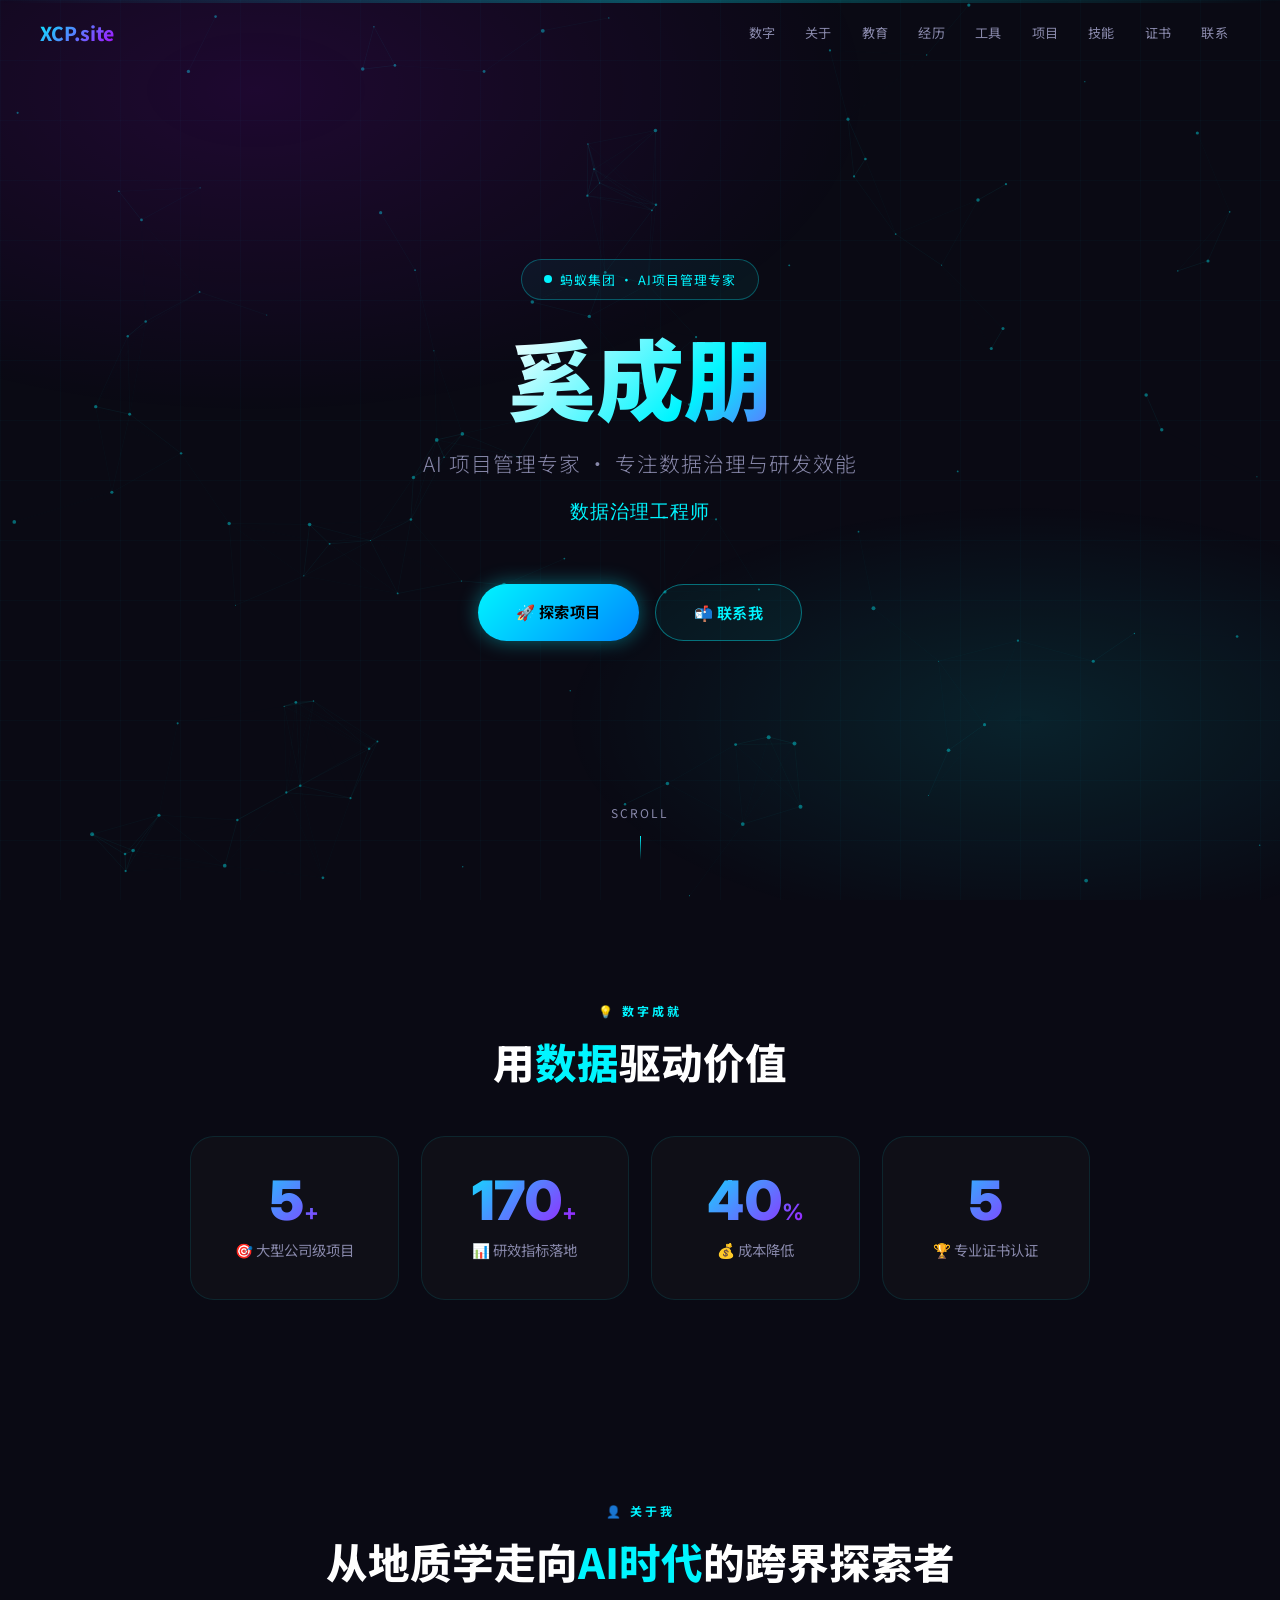
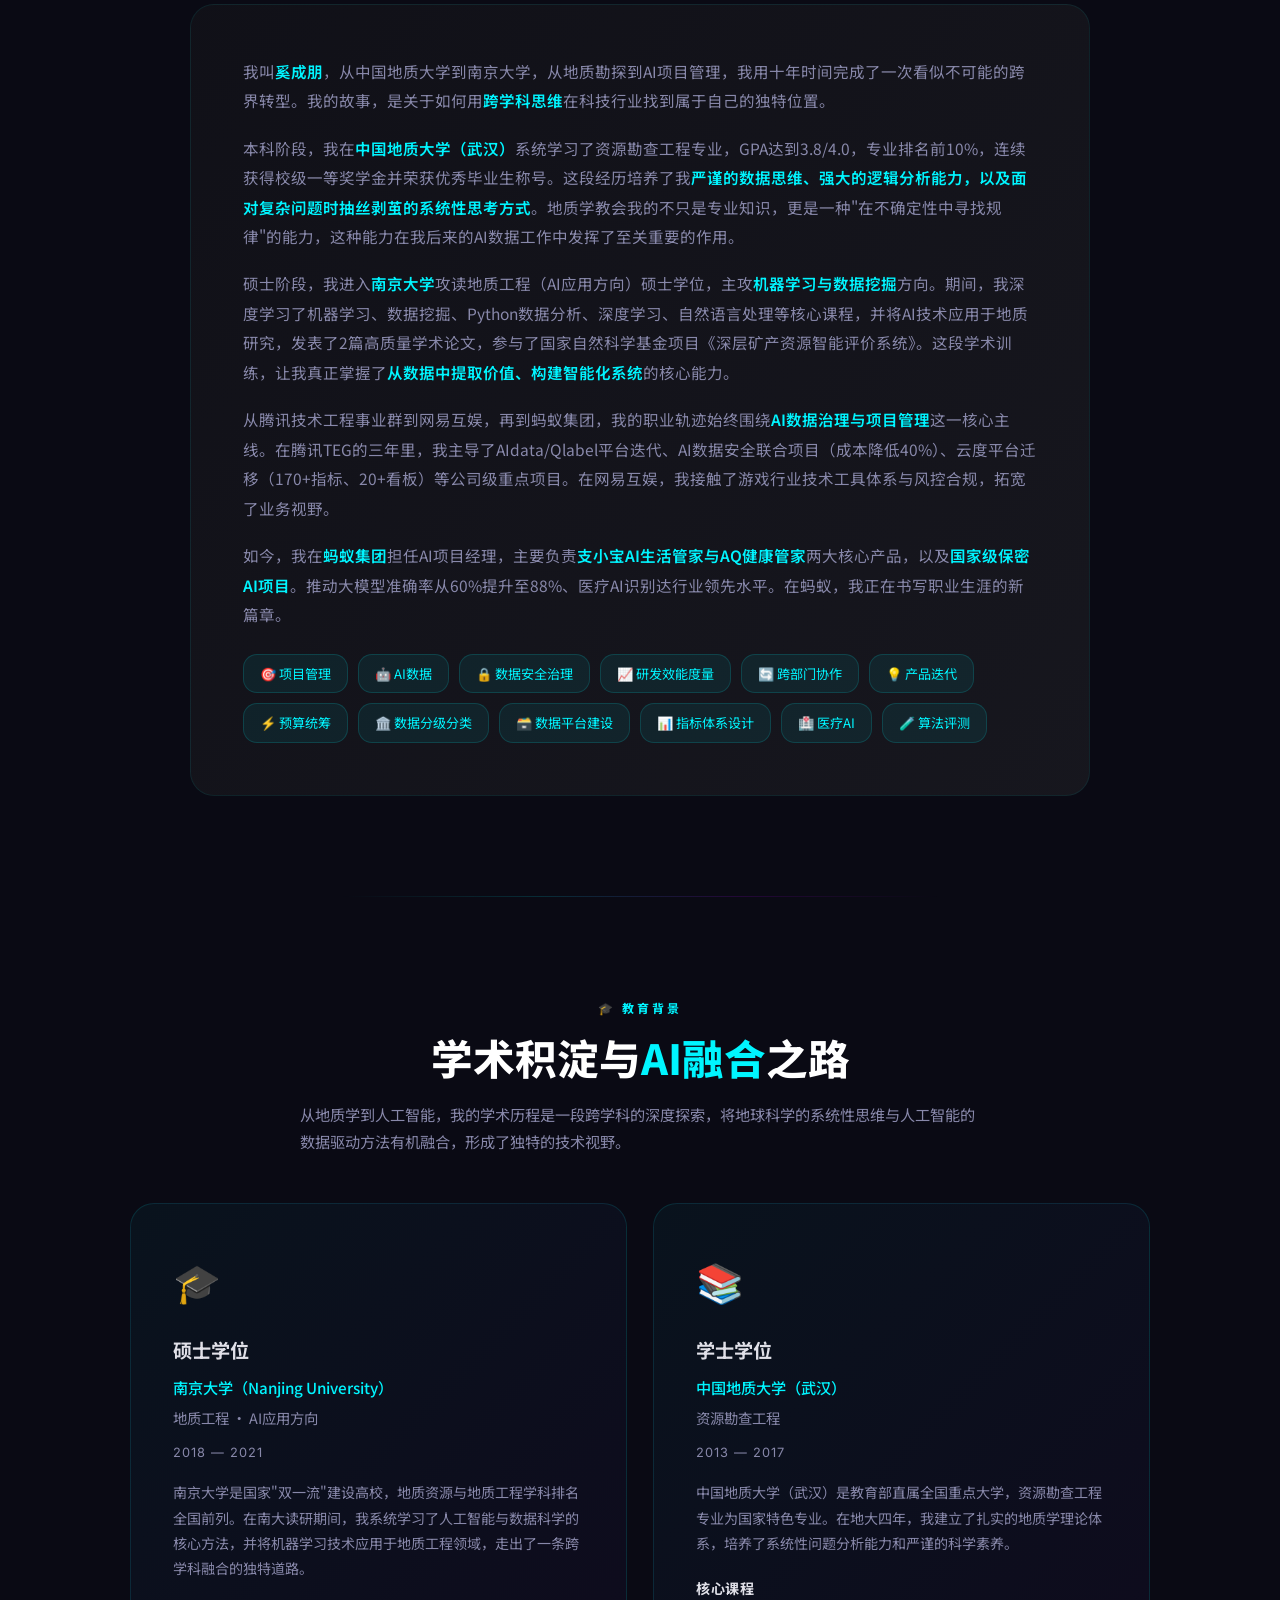
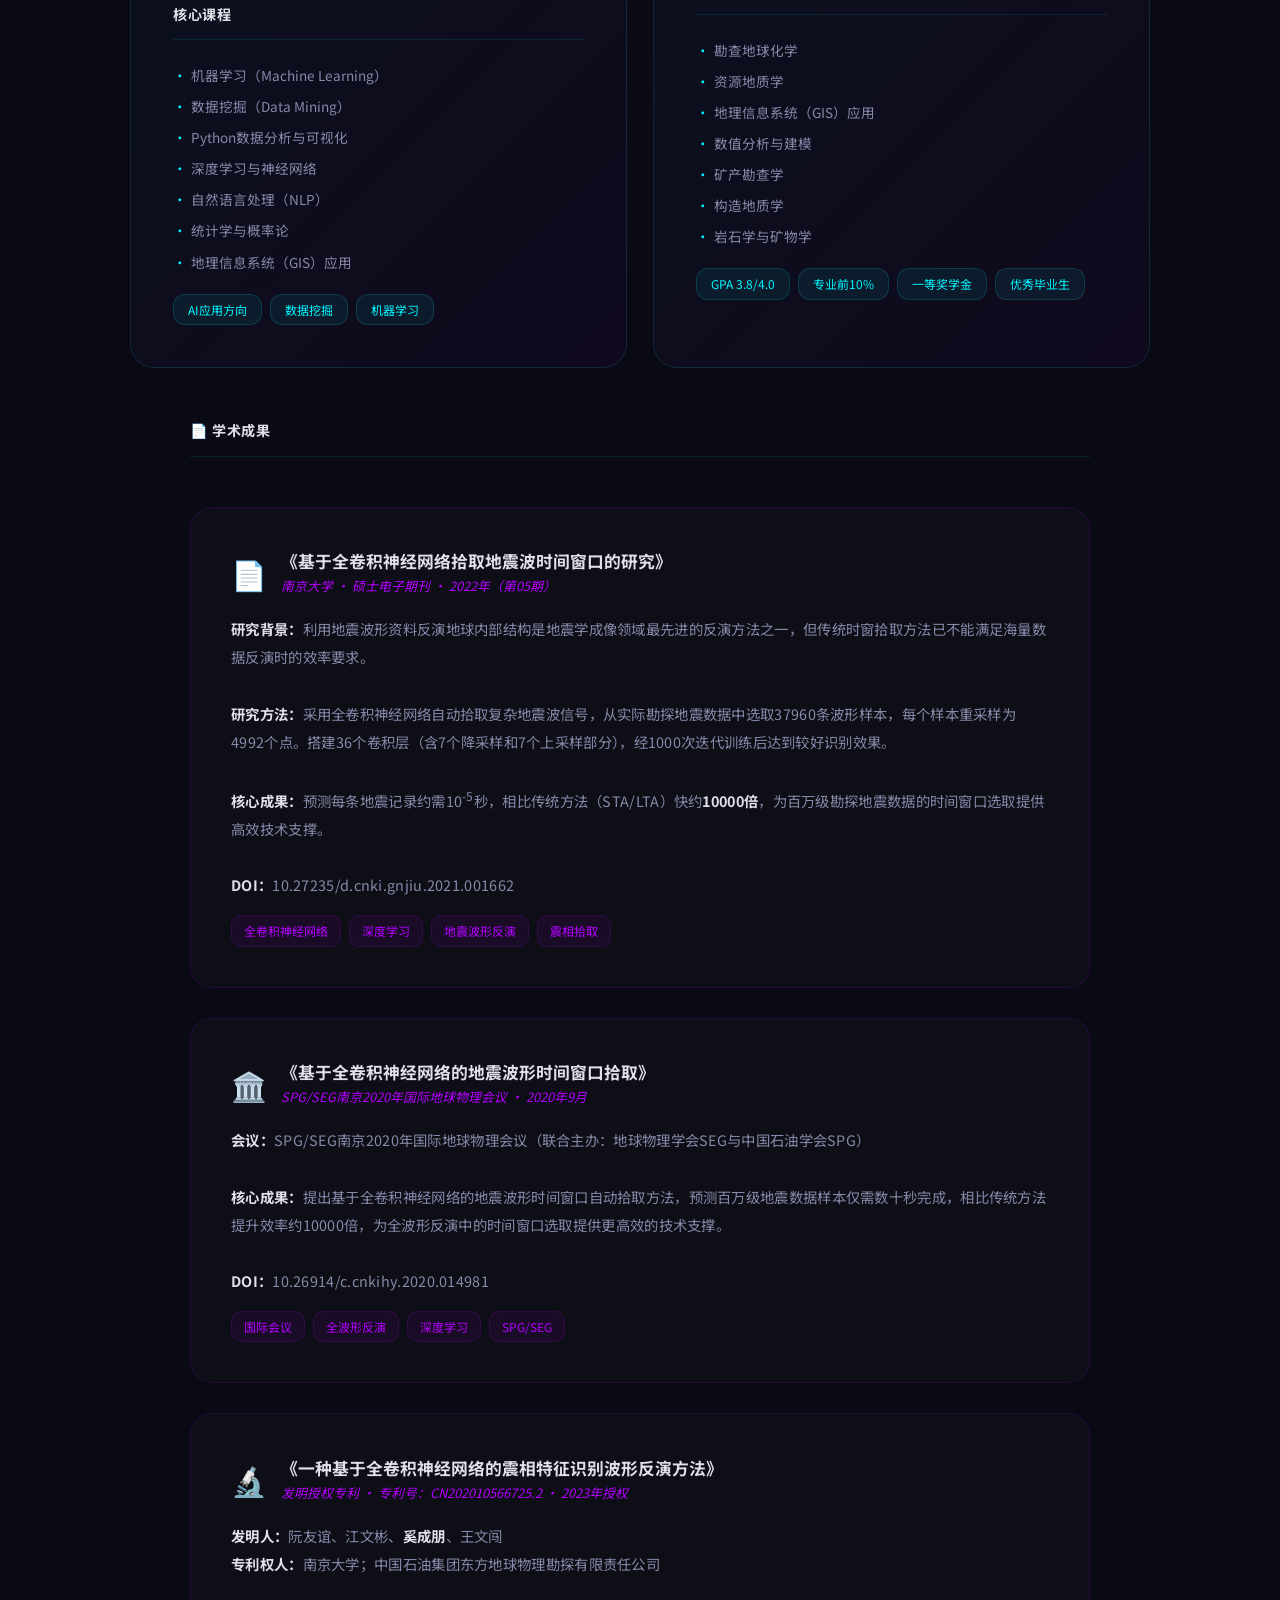
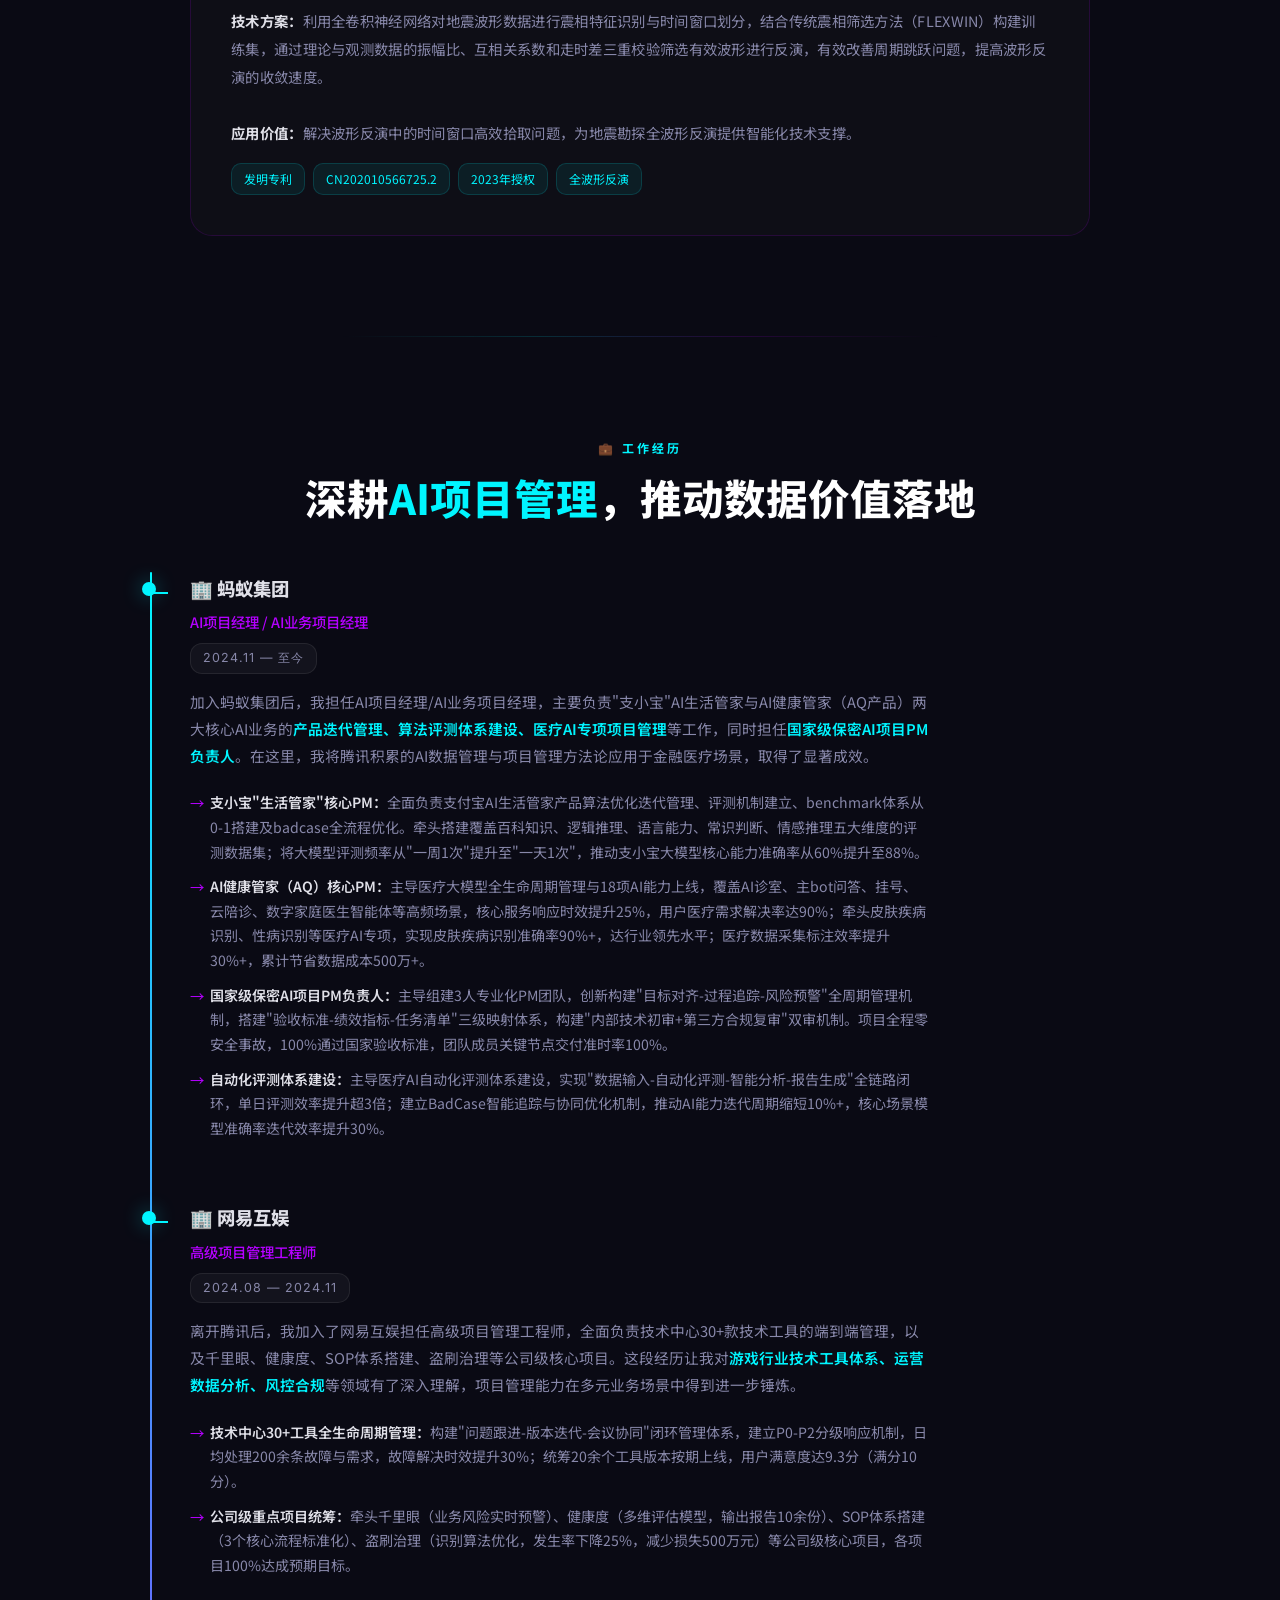
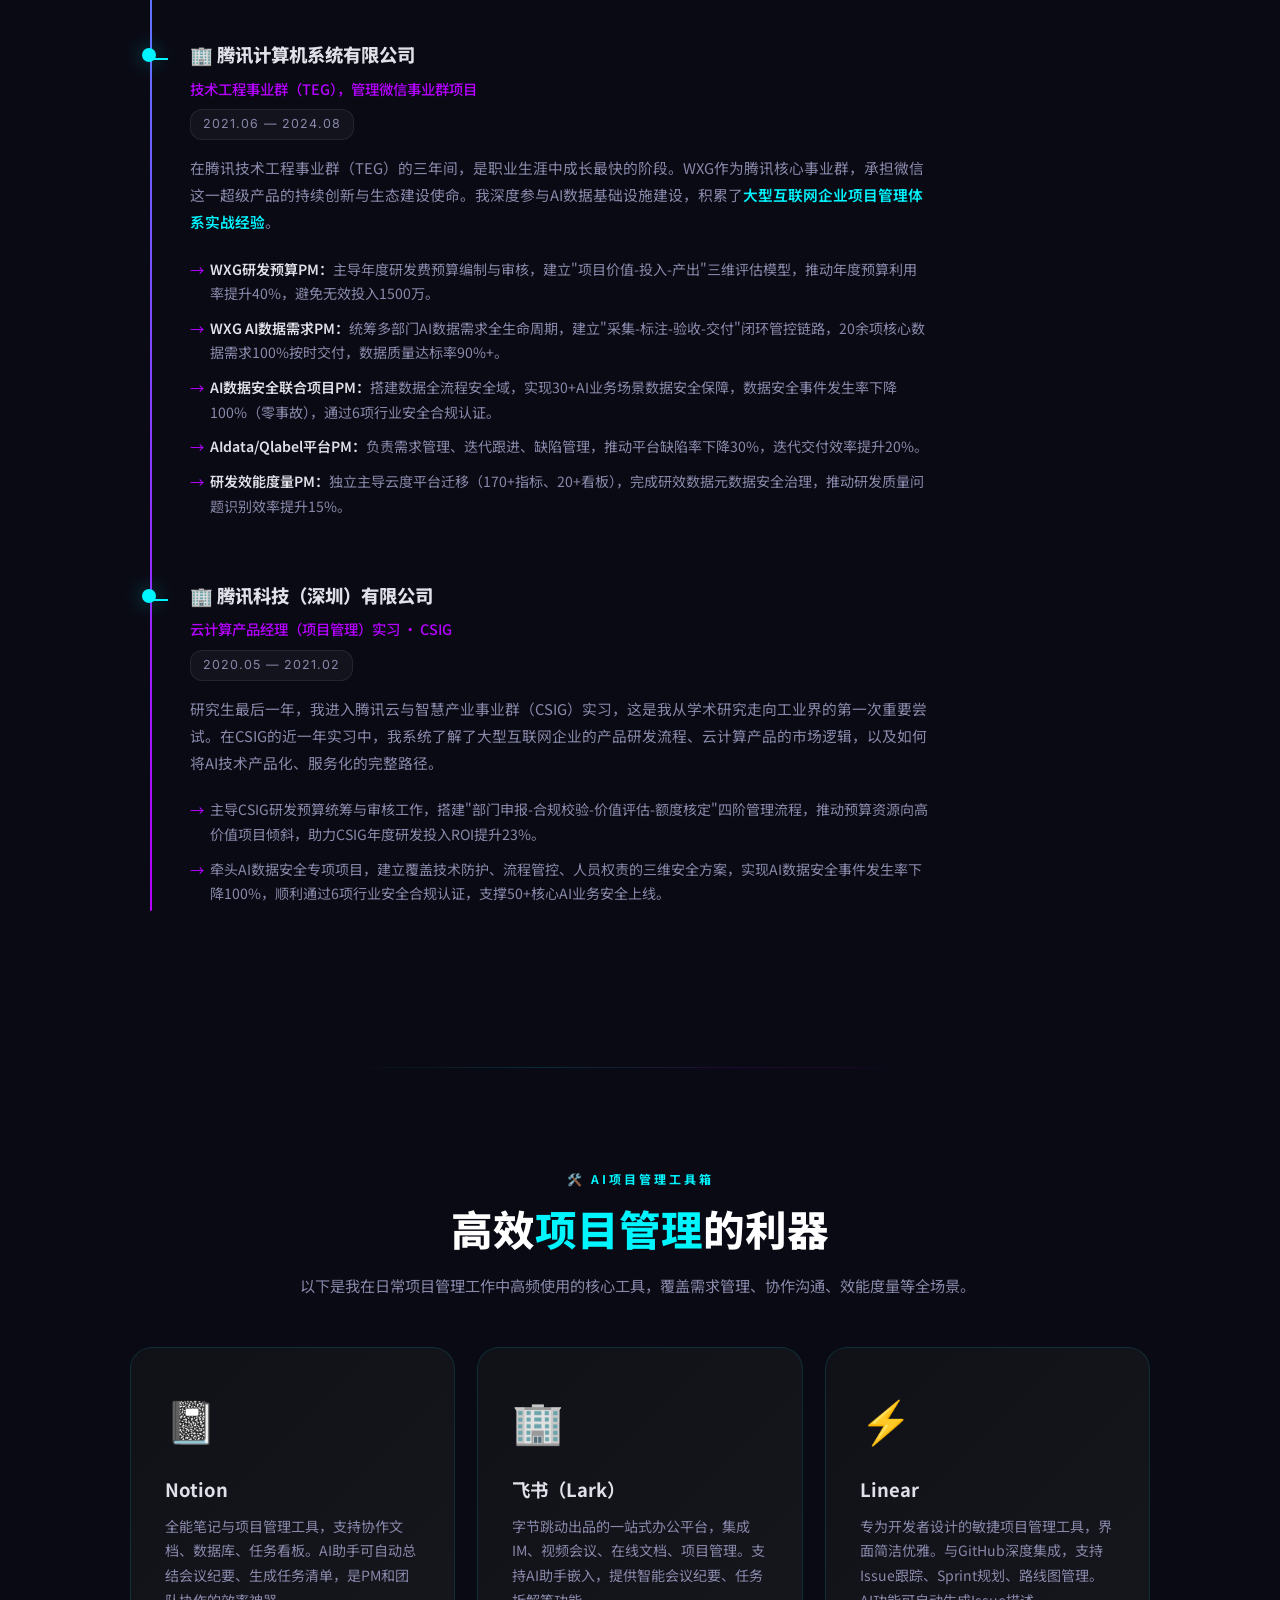
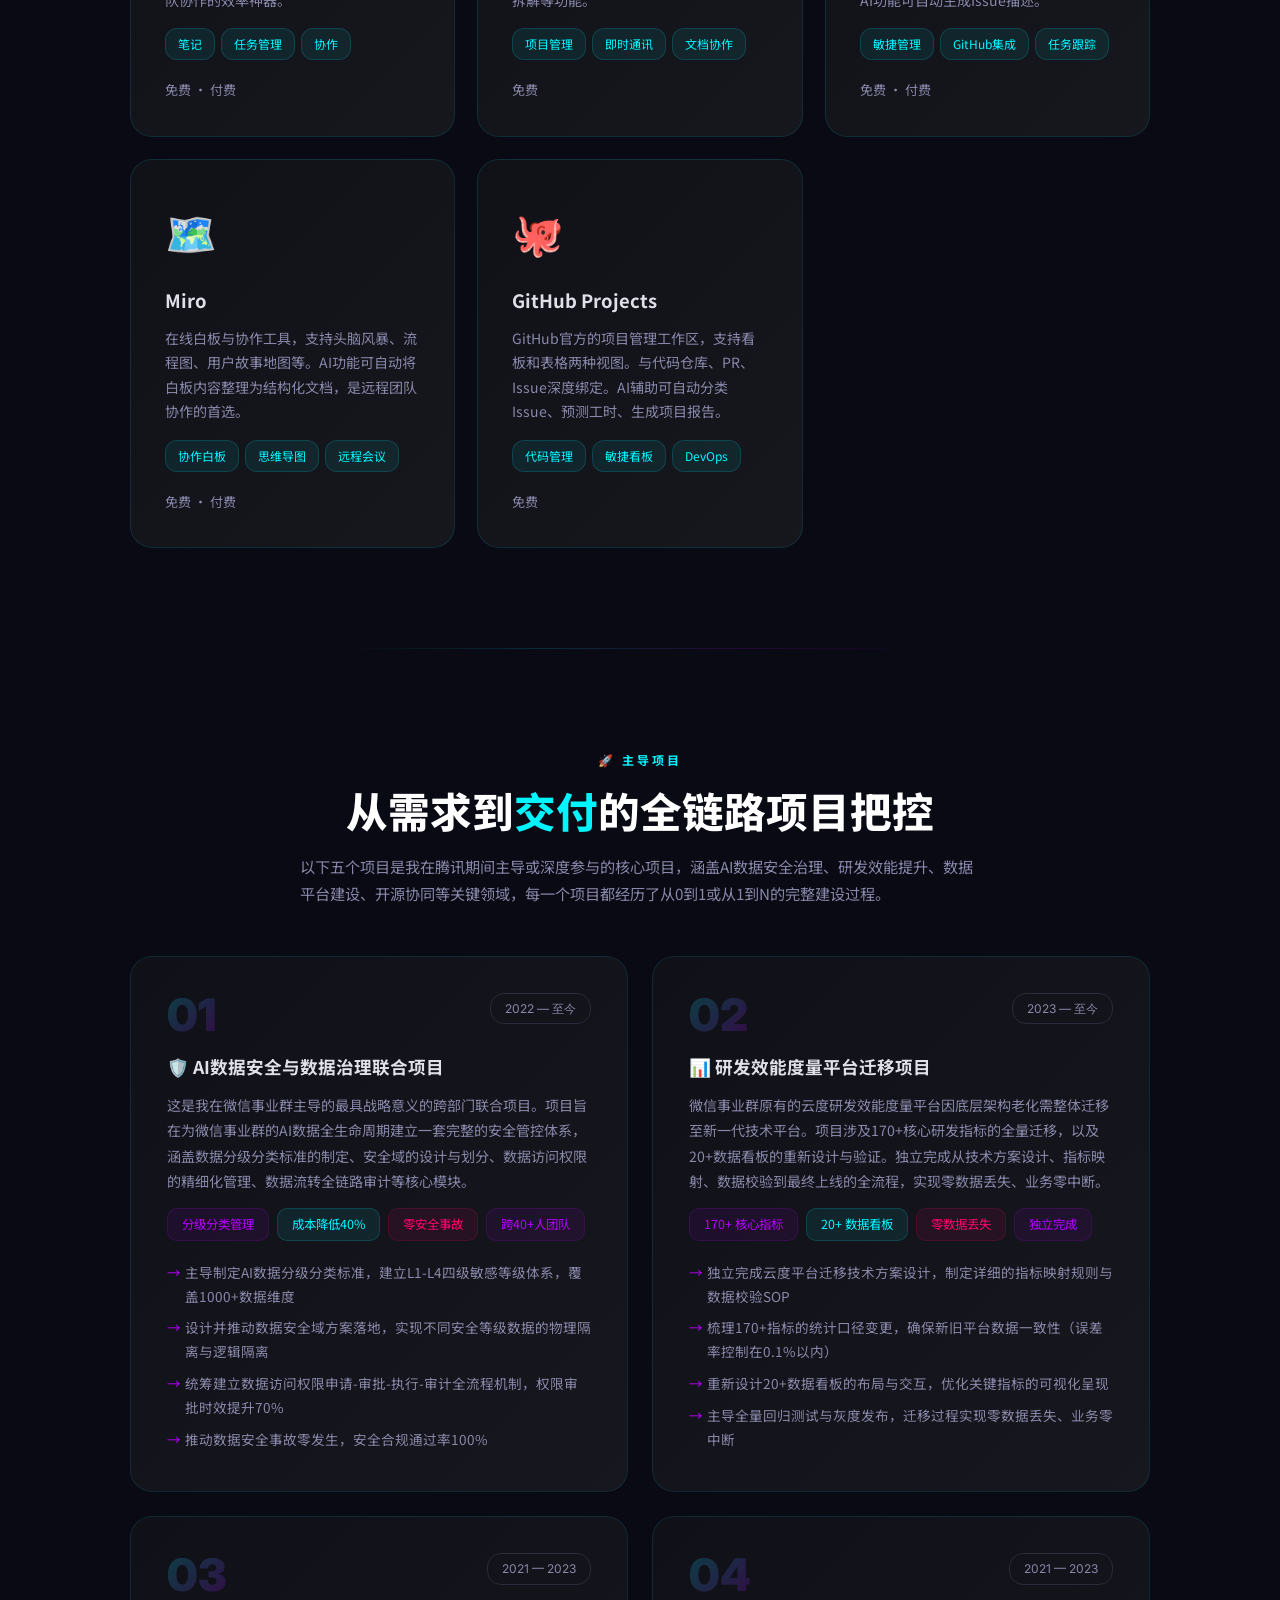
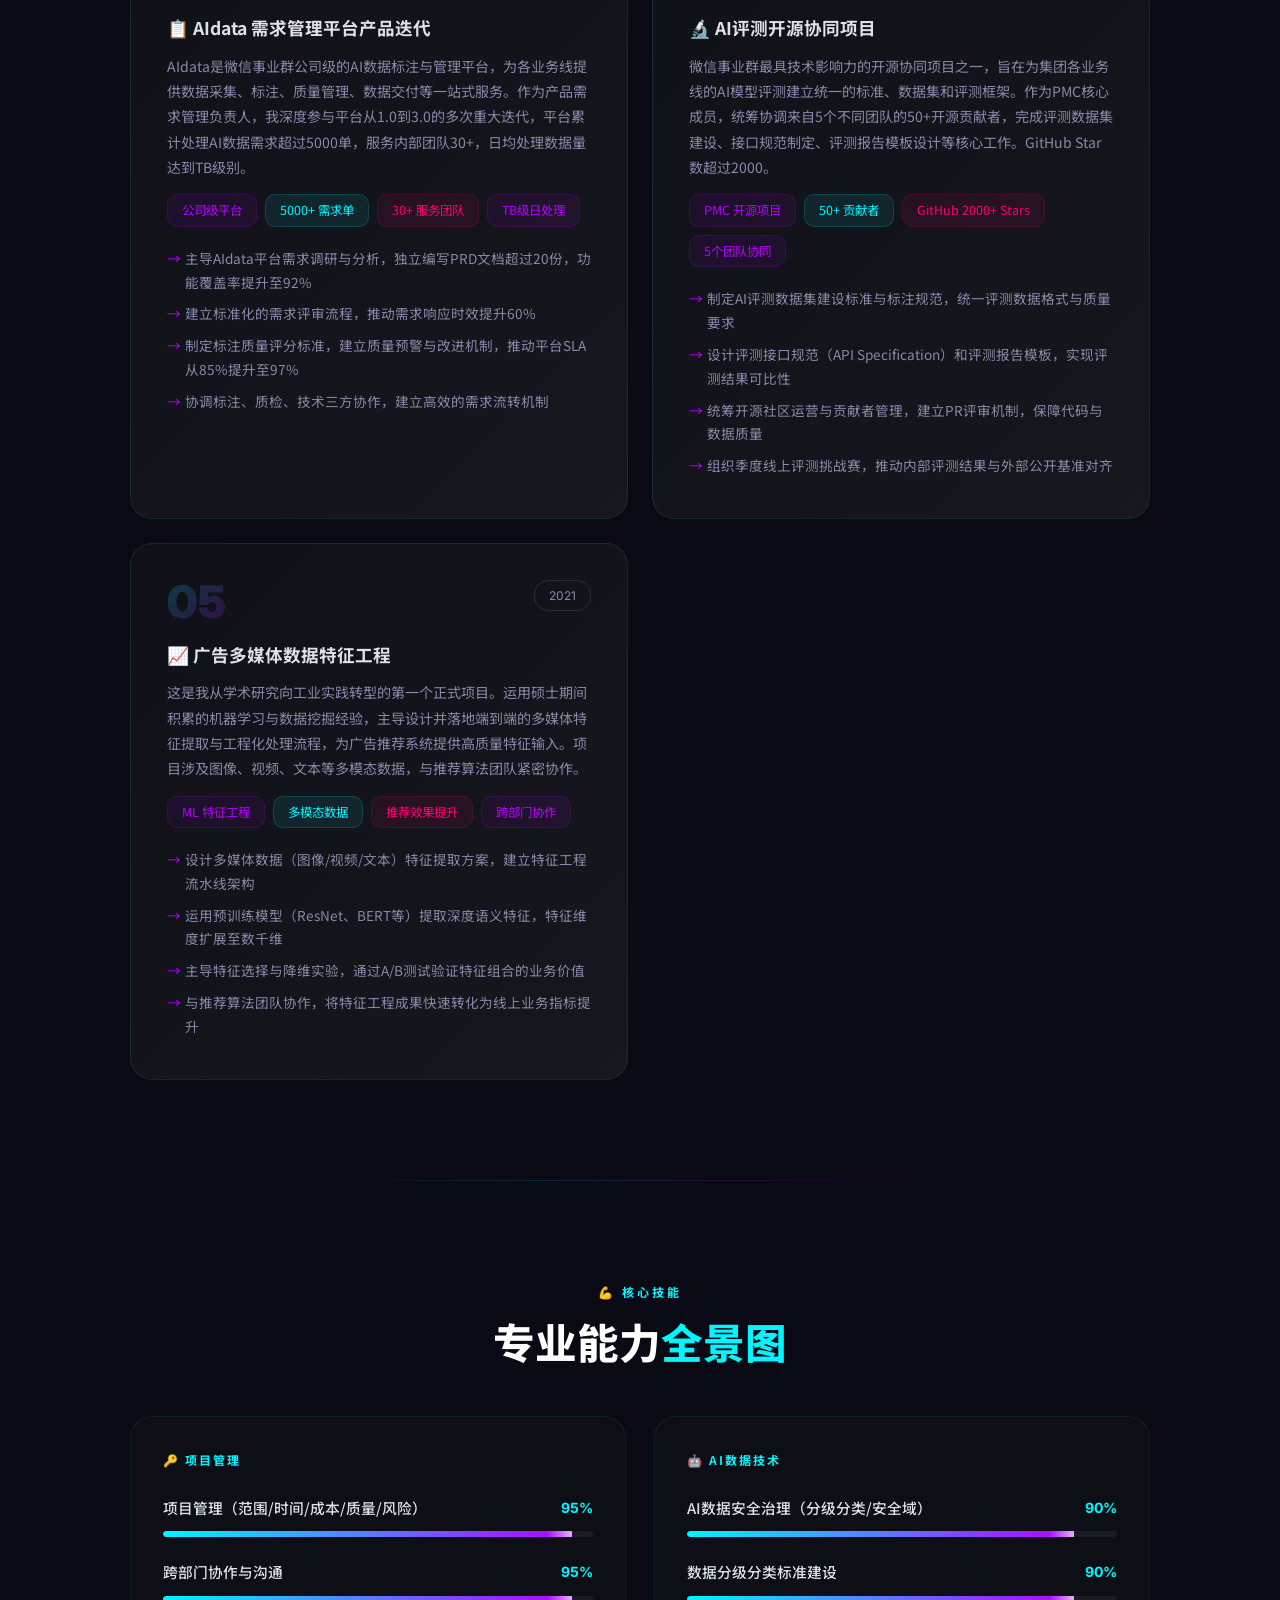
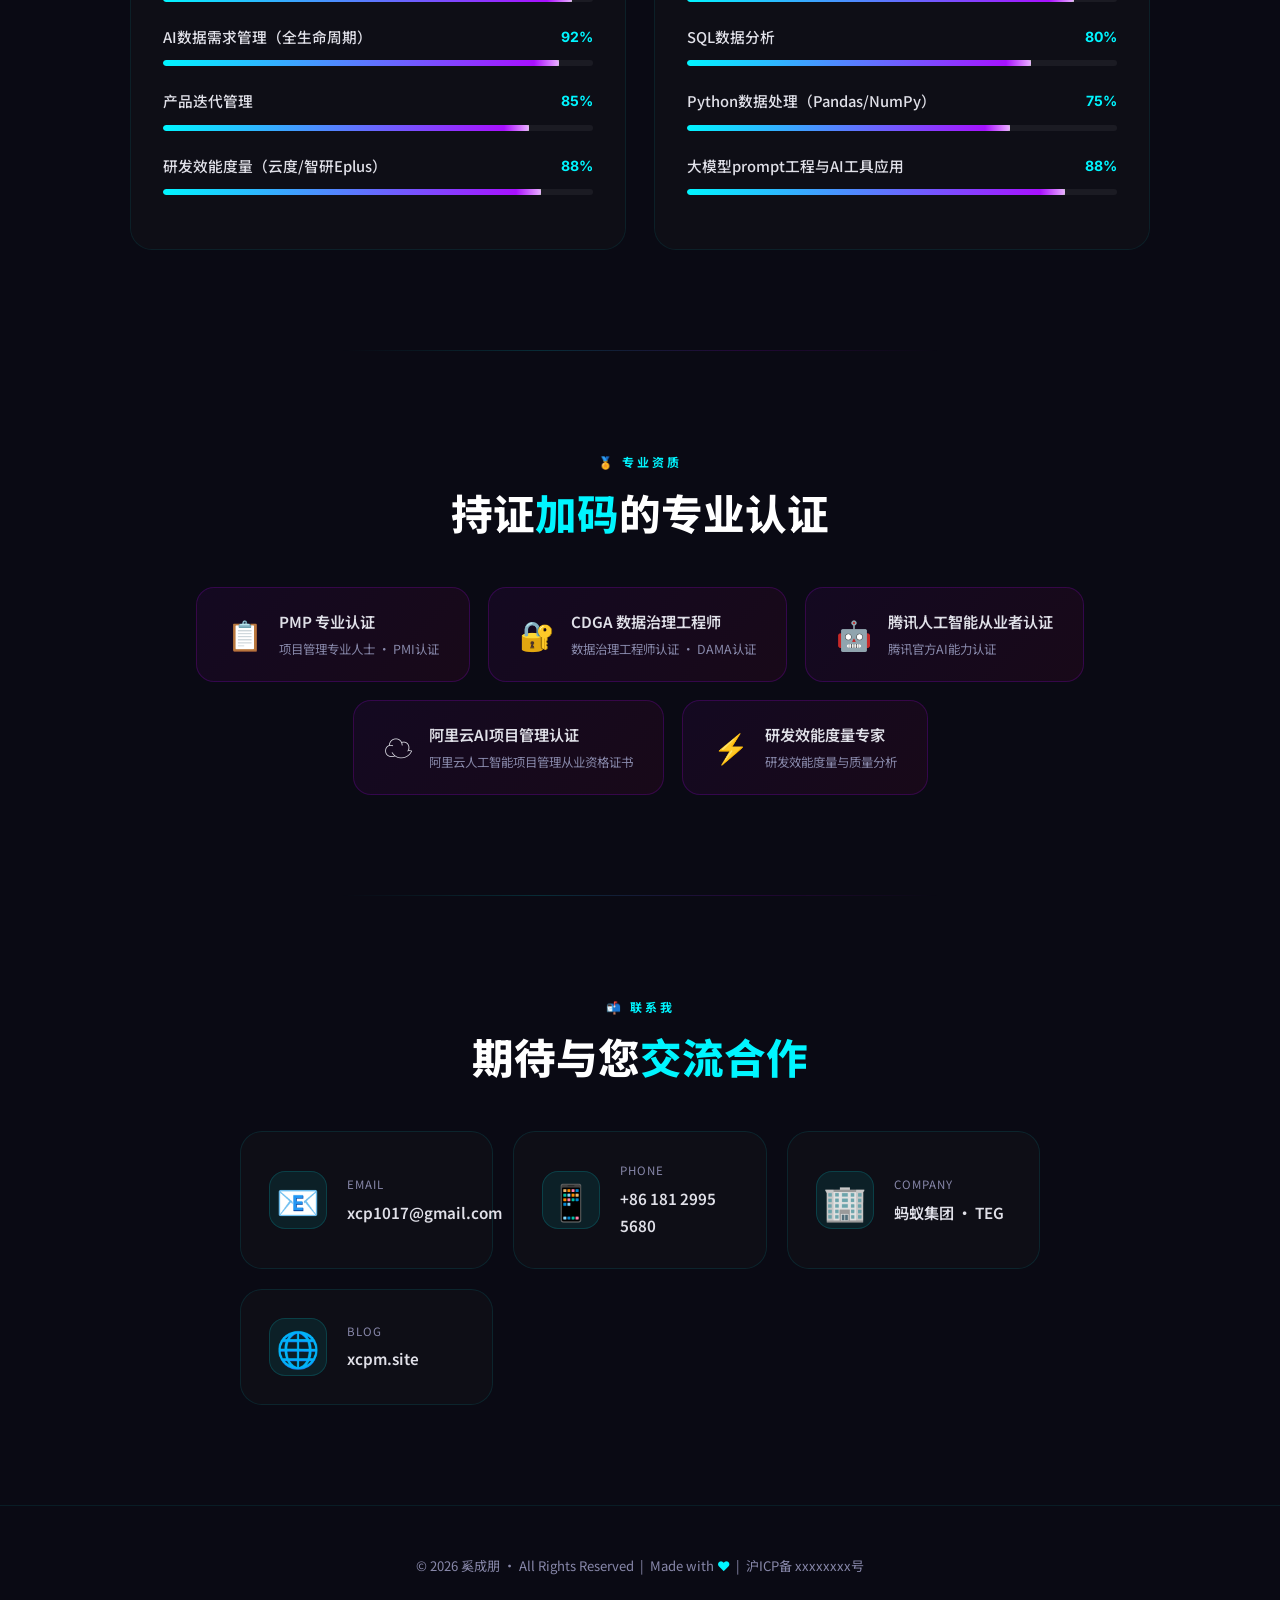
<file: code/portfolio/index.html>
<!DOCTYPE html>
<html lang="zh-CN">
<head>
<meta charset="UTF-8">
<meta name="viewport" content="width=device-width, initial-scale=1.0">
<title>奚成朋 · AI项目管理专家</title>
<link href="https://fonts.googleapis.com/css2?family=Inter:wght@300;400;500;600;700;800;900&family=Noto+Sans+SC:wght@300;400;500;700;900&display=swap" rel="stylesheet">
<style>
*,*::before,*::after{margin:0;padding:0;box-sizing:border-box}
:root{
  --bg:#0a0a14;--bg2:#111118;--bg3:#18181f;
  --neon-cyan:#00f5ff;--neon-purple:#b400ff;--neon-pink:#ff006e;--neon-blue:#0088ff;
  --text:#e0e0e8;--text-dim:#8888aa;--border:#2a2a3a;
  --glow-cyan:0 0 20px rgba(0,245,255,.4);--glow-purple:0 0 20px rgba(180,0,255,.4)
}
html{scroll-behavior:smooth;scrollbar-width:thin;scrollbar-color:var(--neon-cyan) var(--bg2)}
body{font-family:"Noto Sans SC","Inter",sans-serif;background:var(--bg);color:var(--text);overflow-x:hidden;line-height:1.8}
body::before{content:"";position:fixed;inset:0;background-image:linear-gradient(rgba(0,245,255,.025) 1px,transparent 1px),linear-gradient(90deg,rgba(0,245,255,.025) 1px,transparent 1px);background-size:60px 60px;pointer-events:none;z-index:0}
body::after{content:"";position:fixed;inset:0;background:radial-gradient(ellipse 80% 60% at 20% 10%,rgba(180,0,255,.12) 0%,transparent 60%),radial-gradient(ellipse 60% 40% at 80% 80%,rgba(0,245,255,.1) 0%,transparent 60%);pointer-events:none;z-index:0}
.scanline{position:fixed;top:0;left:0;width:100%;height:3px;background:linear-gradient(90deg,transparent,rgba(0,245,255,.5),transparent);animation:scanline 6s linear infinite;pointer-events:none;z-index:9999;opacity:.6}
@keyframes scanline{0%{top:-3px}100%{top:100vh}}
canvas#particles{position:fixed;inset:0;z-index:0;pointer-events:none}

nav{position:fixed;top:0;left:0;right:0;z-index:1000;padding:16px 40px;display:flex;justify-content:space-between;align-items:center;transition:all .4s;backdrop-filter:blur(0px)}
nav.scrolled{background:rgba(10,10,20,.9);backdrop-filter:blur(20px);border-bottom:1px solid rgba(0,245,255,.15);box-shadow:0 4px 30px rgba(0,0,0,.5)}
.nav-logo{font-size:1.2rem;font-weight:800;background:linear-gradient(135deg,var(--neon-cyan),var(--neon-purple));-webkit-background-clip:text;-webkit-text-fill-color:transparent}
.nav-links{display:flex;gap:6px;flex-wrap:wrap}
.nav-links a{color:var(--text-dim);text-decoration:none;font-size:.82rem;padding:5px 12px;border-radius:20px;transition:all .3s;letter-spacing:.3px}
.nav-links a:hover{color:var(--neon-cyan);background:rgba(0,245,255,.08)}

section{padding:100px 40px;position:relative;z-index:2;max-width:1100px;margin:0 auto}
.section-label{font-size:.75rem;color:var(--neon-cyan);font-weight:700;letter-spacing:3px;text-transform:uppercase;margin-bottom:12px;text-align:center}
.section-title{font-size:clamp(1.8rem,4vw,2.6rem);font-weight:800;margin-bottom:16px;color:#fff;line-height:1.3;text-align:center}.section-title .acc{color:var(--neon-cyan)}
.section-desc{color:var(--text-dim);font-size:.95rem;max-width:680px;line-height:1.8;margin-bottom:48px;margin-left:auto;margin-right:auto}

.hero{min-height:100vh;display:flex;flex-direction:column;justify-content:center;align-items:center;text-align:center;padding:20px}
.hero-badge{display:inline-flex;align-items:center;gap:8px;padding:8px 22px;border:1px solid rgba(0,245,255,.3);border-radius:50px;background:rgba(0,245,255,.05);font-size:.8rem;color:var(--neon-cyan);margin-bottom:28px;animation:fadeInDown .8s ease;letter-spacing:1px}
.hero-badge .dot{width:8px;height:8px;background:var(--neon-cyan);border-radius:50%;animation:pulse 2s infinite}
@keyframes pulse{0%,100%{opacity:1;transform:scale(1)}50%{opacity:.5;transform:scale(1.5)}}
.hero h1{font-size:clamp(2.8rem,7vw,5.5rem);font-weight:900;line-height:1.1;margin-bottom:20px;background:linear-gradient(135deg,#fff 0%,var(--neon-cyan) 35%,var(--neon-purple) 65%,var(--neon-pink) 100%);-webkit-background-clip:text;-webkit-text-fill-color:transparent;background-size:200% 200%;animation:gradientShift 5s ease infinite}
@keyframes gradientShift{0%,100%{background-position:0% 50%}50%{background-position:100% 50%}}
.hero-sub{font-size:clamp(1rem,2.5vw,1.3rem);color:var(--text-dim);margin-bottom:12px;font-weight:300;letter-spacing:1px}
.typewriter{min-height:46px;font-size:clamp(.95rem,2vw,1.2rem);color:var(--neon-cyan);font-family:"Inter",sans-serif;letter-spacing:1px;margin-bottom:44px;padding:0 20px}
.cursor{animation:blink .8s step-end infinite;color:var(--neon-cyan)}
@keyframes blink{0%,100%{opacity:1}50%{opacity:0}}
.hero-btns{display:flex;gap:16px;flex-wrap:wrap;justify-content:center}
.btn-primary{padding:14px 38px;border:none;border-radius:50px;background:linear-gradient(135deg,var(--neon-cyan),var(--neon-blue));color:#000;font-weight:700;font-size:.95rem;cursor:pointer;transition:all .3s;text-decoration:none;letter-spacing:.5px;box-shadow:var(--glow-cyan)}
.btn-primary:hover{transform:translateY(-3px);box-shadow:0 0 50px rgba(0,245,255,.6)}
.btn-secondary{padding:14px 38px;border:1px solid rgba(0,245,255,.4);border-radius:50px;background:rgba(0,245,255,.05);color:var(--neon-cyan);font-weight:600;font-size:.95rem;cursor:pointer;transition:all .3s;text-decoration:none;letter-spacing:.5px}
.btn-secondary:hover{background:rgba(0,245,255,.12);transform:translateY(-3px)}
.scroll-hint{position:absolute;bottom:40px;left:50%;transform:translateX(-50%);display:flex;flex-direction:column;align-items:center;gap:8px;color:var(--text-dim);font-size:.75rem;letter-spacing:2px;text-transform:uppercase;animation:bounce 2s infinite}
@keyframes bounce{0%,100%{transform:translate(-50%,0)}50%{transform:translate(-50%,8px)}}
@keyframes fadeInDown{from{opacity:0;transform:translateY(-20px)}to{opacity:1;transform:translateY(0)}}

.stats-grid{display:grid;grid-template-columns:repeat(4,1fr);gap:22px;margin-top:48px;max-width:900px;margin-left:auto;margin-right:auto}
.stat-card{background:rgba(17,17,24,.8);border:1px solid rgba(0,245,255,.1);border-radius:24px;padding:36px 28px;text-align:center;transition:all .4s;opacity:0;transform:translateY(20px)}
.stat-card.visible{opacity:1;transform:translateY(0)}
.stat-card:hover{border-color:rgba(0,245,255,.4);transform:translateY(-6px);box-shadow:0 16px 50px rgba(0,245,255,.1)}
.stat-num{font-size:3.4rem;font-weight:900;font-family:"Inter",sans-serif;background:linear-gradient(135deg,var(--neon-cyan),var(--neon-purple));-webkit-background-clip:text;-webkit-text-fill-color:transparent;line-height:1;margin-bottom:10px}
.stat-unit{font-size:1.4rem;font-weight:700}
.stat-label{color:var(--text-dim);font-size:.9rem}
.stat-sub{color:var(--neon-cyan);font-size:.78rem;margin-top:6px;opacity:.8}

.about-card{background:linear-gradient(135deg,rgba(17,17,24,.9),rgba(24,24,31,.9));border:1px solid rgba(0,245,255,.08);border-radius:24px;padding:52px;max-width:900px;margin:0 auto;opacity:0;transform:translateY(20px);transition:all .6s ease}
.about-card.visible{opacity:1;transform:translateY(0)}
.about-card p{color:var(--text-dim);font-size:.97rem;margin-bottom:18px;line-height:1.9}
.about-card p:last-of-type{margin-bottom:24px}
.highlight{color:var(--neon-cyan);font-weight:600}
.tags{display:flex;flex-wrap:wrap;gap:10px}
.tag{padding:7px 16px;border-radius:14px;font-size:.82rem;background:rgba(0,245,255,.07);color:var(--neon-cyan);border:1px solid rgba(0,245,255,.15);transition:all .3s;cursor:default}
.tag:hover{background:rgba(0,245,255,.15);border-color:var(--neon-cyan)}

.edu-grid{display:grid;grid-template-columns:repeat(auto-fit,minmax(340px,1fr));gap:26px;margin-top:40px}
.edu-card{background:linear-gradient(135deg,rgba(0,245,255,.04),rgba(180,0,255,.04));border:1px solid rgba(0,245,255,.12);border-radius:24px;padding:42px;opacity:0;transform:translateY(20px);transition:all .5s ease}
.edu-card.visible{opacity:1;transform:translateY(0)}
.edu-card:hover{border-color:rgba(0,245,255,.35);transform:translateY(-6px);box-shadow:0 16px 50px rgba(0,0,0,.3)}
.edu-icon{font-size:2.4rem;margin-bottom:18px;display:block}
.edu-degree{font-size:1.2rem;font-weight:700;margin-bottom:6px}
.edu-school{color:var(--neon-cyan);font-size:.95rem;font-weight:500;margin-bottom:4px}
.edu-major{color:var(--text-dim);font-size:.9rem}
.edu-years{font-size:.8rem;color:var(--text-dim);margin-top:10px;font-family:"Inter",sans-serif;letter-spacing:1px}
.edu-note{color:var(--text-dim);font-size:.88rem;margin-top:16px;line-height:1.8}
.edu-courses{margin-top:20px}
.edu-course{color:var(--text-dim);font-size:.85rem;padding:4px 0 4px 18px;position:relative;line-height:1.7}
.edu-course::before{content:"•";position:absolute;left:0;color:var(--neon-cyan)}
.edu-awards{margin-top:16px;display:flex;flex-wrap:wrap;gap:8px}
.edu-award{padding:4px 14px;border-radius:12px;font-size:.75rem;background:rgba(0,245,255,.07);color:var(--neon-cyan);border:1px solid rgba(0,245,255,.15)}

.papers-container{margin-top:50px;display:flex;flex-direction:column;gap:30px;max-width:900px;margin-left:auto;margin-right:auto}
.paper-title{font-size:.88rem;font-weight:700;color:var(--text);margin-bottom:20px;padding-bottom:12px;border-bottom:1px solid rgba(0,245,255,.1);letter-spacing:.5px}
.paper-card{background:rgba(17,17,24,.7);border:1px solid rgba(180,0,255,.15);border-radius:22px;padding:40px;opacity:0;transform:translateY(20px);transition:all .6s ease}
.paper-card.visible{opacity:1;transform:translateY(0)}
.paper-card:hover{border-color:rgba(180,0,255,.35);transform:translateY(-4px)}
.paper-header{display:flex;align-items:center;gap:14px;margin-bottom:16px}
.paper-icon{font-size:1.8rem}
.paper-name{font-size:1.05rem;font-weight:700;color:var(--text);line-height:1.4}
.paper-journal{font-size:.8rem;color:var(--neon-purple);font-style:italic}
.paper-abstract{color:var(--text-dim);font-size:.9rem;line-height:1.95;letter-spacing:.3px}
.paper-abstract strong{color:var(--text)}
.paper-tags{margin-top:16px;display:flex;flex-wrap:wrap;gap:8px}
.paper-tag{padding:4px 12px;border-radius:10px;font-size:.75rem;background:rgba(180,0,255,.08);color:var(--neon-purple);border:1px solid rgba(180,0,255,.15)}
.paper-project{padding:4px 12px;border-radius:10px;font-size:.75rem;background:rgba(0,245,255,.07);color:var(--neon-cyan);border:1px solid rgba(0,245,255,.15)}

.timeline{position:relative;padding-left:60px;margin-top:48px;max-width:800px}
.timeline::before{content:"";position:absolute;left:20px;top:0;bottom:0;width:2px;background:linear-gradient(to bottom,var(--neon-cyan),var(--neon-purple));border-radius:2px}
.tl-item{margin-bottom:56px;position:relative;opacity:0;transform:translateX(-20px);transition:all .6s ease}
.tl-item.visible{opacity:1;transform:translateX(0)}
.tl-item::before{content:"";position:absolute;left:-48px;top:10px;width:14px;height:14px;border-radius:50%;background:var(--neon-cyan);box-shadow:var(--glow-cyan)}
.tl-item::after{content:"";position:absolute;left:-44px;top:20px;width:22px;height:2px;background:var(--neon-cyan)}
.tl-company{font-size:1.15rem;font-weight:800;color:var(--text);margin-bottom:4px}
.tl-role{color:var(--neon-purple);font-size:.9rem;font-weight:500;margin-bottom:6px}
.tl-period{font-size:.78rem;color:var(--text-dim);font-family:"Inter",sans-serif;letter-spacing:1px;margin-bottom:14px;display:inline-block;padding:3px 12px;background:rgba(255,255,255,.04);border:1px solid rgba(255,255,255,.08);border-radius:12px}
.tl-desc{color:var(--text-dim);font-size:.92rem;margin-bottom:16px;line-height:1.85}
.tl-points{list-style:none}
.tl-points li{color:var(--text-dim);font-size:.88rem;padding:5px 0 5px 20px;position:relative;line-height:1.75}
.tl-points li::before{content:"→";position:absolute;left:0;color:var(--neon-purple);font-size:.9rem}
.tl-points li strong{color:var(--text);font-weight:600}

.tools-grid{display:grid;grid-template-columns:repeat(auto-fit,minmax(300px,1fr));gap:22px;margin-top:48px}
.tool-card{background:linear-gradient(135deg,rgba(17,17,24,.9),rgba(24,24,31,.9));border:1px solid rgba(0,245,255,.12);border-radius:22px;padding:34px;position:relative;overflow:hidden;transition:all .4s;opacity:0;transform:translateY(20px)}
.tool-card.visible{opacity:1;transform:translateY(0)}
.tool-card:hover{border-color:rgba(0,245,255,.4);transform:translateY(-8px);box-shadow:0 24px 70px rgba(0,0,0,.4)}
.tool-card::before{content:"";position:absolute;top:0;left:0;right:0;height:3px;background:linear-gradient(90deg,var(--neon-cyan),var(--neon-purple));opacity:0;transition:opacity .3s}
.tool-card:hover::before{opacity:1}
.tool-icon{font-size:2.6rem;margin-bottom:16px;display:block}
.tool-name{font-size:1.15rem;font-weight:700;margin-bottom:8px}
.tool-desc{color:var(--text-dim);font-size:.88rem;margin-bottom:16px;line-height:1.75}
.tool-tags{display:flex;flex-wrap:wrap;gap:6px;margin-bottom:18px}
.tool-tag{padding:4px 12px;border-radius:12px;font-size:.75rem;background:rgba(0,245,255,.08);color:var(--neon-cyan);border:1px solid rgba(0,245,255,.15)}
.tool-price{color:var(--text-dim);font-size:.82rem}
.tool-price span{color:var(--neon-cyan);font-weight:600}

.projects-grid{display:grid;grid-template-columns:repeat(auto-fit,minmax(340px,1fr));gap:24px;margin-top:48px}
.project-card{background:linear-gradient(135deg,rgba(17,17,24,.95),rgba(24,24,31,.95));border:1px solid rgba(0,245,255,.1);border-radius:22px;padding:36px;position:relative;overflow:hidden;transition:all .4s;opacity:0;transform:translateY(20px)}
.project-card.visible{opacity:1;transform:translateY(0)}
.project-card:hover{border-color:rgba(180,0,255,.4);transform:translateY(-8px);box-shadow:0 24px 70px rgba(0,0,0,.4)}
.project-card::before{content:"";position:absolute;top:0;left:0;right:0;height:3px;background:linear-gradient(90deg,var(--neon-purple),var(--neon-pink));opacity:0;transition:opacity .3s}
.project-card:hover::before{opacity:1}
.project-header{display:flex;justify-content:space-between;align-items:flex-start;margin-bottom:14px}
.project-num{font-size:2.8rem;font-weight:900;background:linear-gradient(135deg,rgba(0,245,255,.2),rgba(180,0,255,.2));-webkit-background-clip:text;-webkit-text-fill-color:transparent;line-height:1;font-family:"Inter",sans-serif}
.project-year{font-size:.75rem;color:var(--text-dim);padding:4px 14px;border:1px solid var(--border);border-radius:14px;font-family:"Inter",sans-serif}
.project-name{font-size:1.1rem;font-weight:700;margin-bottom:10px}
.project-desc{color:var(--text-dim);font-size:.88rem;margin-bottom:14px;line-height:1.8}
.project-results{display:flex;flex-wrap:wrap;gap:8px;margin-bottom:16px}
.result-tag{padding:4px 14px;border-radius:10px;font-size:.78rem;background:rgba(0,245,255,.08);color:var(--neon-cyan);border:1px solid rgba(0,245,255,.15)}
.result-tag.purple{background:rgba(180,0,255,.08);color:var(--neon-purple);border-color:rgba(180,0,255,.15)}
.result-tag.pink{background:rgba(255,0,110,.08);color:var(--neon-pink);border-color:rgba(255,0,110,.15)}
.project-duties{list-style:none}
.project-duties li{color:var(--text-dim);font-size:.85rem;padding:4px 0 4px 18px;position:relative;line-height:1.75}
.project-duties li::before{content:"→";position:absolute;left:0;color:var(--neon-purple)}

.skills-grid{display:grid;grid-template-columns:repeat(auto-fit,minmax(300px,1fr));gap:28px;margin-top:48px}
.skill-cat{background:rgba(17,17,24,.6);border:1px solid rgba(0,245,255,.08);border-radius:22px;padding:32px;opacity:0;transform:translateY(20px);transition:all .6s ease}
.skill-cat.visible{opacity:1;transform:translateY(0)}
.skill-cat-title{font-size:.75rem;font-weight:700;color:var(--neon-cyan);margin-bottom:24px;letter-spacing:2px;text-transform:uppercase}
.skill-item{margin-bottom:22px}
.skill-header{display:flex;justify-content:space-between;margin-bottom:10px}
.skill-name{font-size:.92rem;font-weight:500}
.skill-pct{color:var(--neon-cyan);font-weight:700;font-family:"Inter",sans-serif;font-size:.88rem}
.skill-bar{height:6px;background:rgba(255,255,255,.06);border-radius:10px;overflow:hidden}
.skill-fill{height:100%;border-radius:10px;background:linear-gradient(90deg,var(--neon-cyan),var(--neon-purple));transition:width 1.8s cubic-bezier(.25,.46,.45,.94);width:0;position:relative}
.skill-fill::after{content:"";position:absolute;right:0;top:0;bottom:0;width:25px;background:linear-gradient(90deg,transparent,rgba(255,255,255,.7));animation:shimmer 2s infinite}
@keyframes shimmer{0%{opacity:0}50%{opacity:1}100%{opacity:0}}

.certs-grid{display:flex;flex-wrap:wrap;gap:18px;justify-content:center;margin-top:48px;max-width:900px;margin-left:auto;margin-right:auto}
.cert-badge{display:flex;align-items:center;gap:16px;padding:20px 30px;background:linear-gradient(135deg,rgba(180,0,255,.06),rgba(255,0,110,.06));border:1px solid rgba(180,0,255,.2);border-radius:18px;transition:all .4s;cursor:default;opacity:0;transform:scale(.9)}
.cert-badge.visible{opacity:1;transform:scale(1)}
.cert-badge:hover{border-color:rgba(180,0,255,.5);transform:scale(1.06);box-shadow:0 12px 50px rgba(180,0,255,.2)}
.cert-icon{font-size:1.8rem}
.cert-text{font-size:.95rem;font-weight:600}
.cert-sub{font-size:.78rem;color:var(--text-dim);margin-top:3px}

.contact-grid{display:grid;grid-template-columns:repeat(auto-fit,minmax(240px,1fr));gap:20px;margin-top:48px;max-width:800px;margin-left:auto;margin-right:auto}
.contact-card{display:flex;align-items:center;gap:20px;padding:28px;background:rgba(17,17,24,.7);border:1px solid rgba(0,245,255,.1);border-radius:22px;transition:all .4s;text-decoration:none;color:var(--text);opacity:0;transform:translateY(20px)}
.contact-card.visible{opacity:1;transform:translateY(0)}
.contact-card:hover{border-color:rgba(0,245,255,.4);transform:translateY(-6px);box-shadow:0 12px 50px rgba(0,245,255,.1)}
.contact-icon{font-size:2.2rem;width:58px;height:58px;display:flex;align-items:center;justify-content:center;background:rgba(0,245,255,.08);border-radius:16px;border:1px solid rgba(0,245,255,.15);flex-shrink:0}
.contact-label{font-size:.72rem;color:var(--text-dim);text-transform:uppercase;letter-spacing:1px;margin-bottom:4px}
.contact-value{font-size:.95rem;font-weight:600}

footer{padding:48px 40px;text-align:center;color:var(--text-dim);font-size:.82rem;position:relative;z-index:2;border-top:1px solid rgba(0,245,255,.08)}
footer span{color:var(--neon-cyan)}
.section-divider{height:1px;background:linear-gradient(90deg,transparent,rgba(0,245,255,.15),rgba(180,0,255,.15),transparent);margin:0 auto;position:relative;z-index:2;max-width:600px}
.reveal{opacity:0;transform:translateY(30px);transition:all .8s cubic-bezier(.25,.46,.45,.94)}
.reveal.visible{opacity:1;transform:translateY(0)}
.delay-1{transition-delay:.1s}.delay-2{transition-delay:.2s}.delay-3{transition-delay:.3s}.delay-4{transition-delay:.4s}.delay-5{transition-delay:.5s}

@media(max-width:768px){
  nav{padding:14px 20px}.nav-links{display:none}
  section{padding:70px 20px}
  .hero{min-height:92vh}
  .about-card{padding:28px 22px}
  .edu-grid,.projects-grid,.tools-grid,.skills-grid{grid-template-columns:1fr}
  .stats-grid{grid-template-columns:repeat(2,1fr);max-width:none}
  .certs-grid{justify-content:flex-start}
  .timeline{padding-left:36px}
  .contact-grid{grid-template-columns:1fr}
}
</style>
</head>
<body>
<div class="scanline"></div>
<canvas id="particles"></canvas>

<nav id="navbar">
  <div class="nav-logo">XCP<span style="color:var(--neon-cyan)">.site</span></div>
  <div class="nav-links">
    <a href="#stats">数字</a>
    <a href="#about">关于</a>
    <a href="#education">教育</a>
    <a href="#experience">经历</a>
    <a href="#tools">工具</a>
    <a href="#projects">项目</a>
    <a href="#skills">技能</a>
    <a href="#certificates">证书</a>
    <a href="#contact">联系</a>
  </div>
</nav>

<!-- HERO -->
<section class="hero" id="hero" style="max-width:none">
  <div class="hero-badge"><span class="dot"></span> 蚂蚁集团 · AI项目管理专家</div>
  <h1>奚成朋</h1>
  <p class="hero-sub">AI 项目管理专家 · 专注数据治理与研发效能</p>
  <div class="typewriter" id="typewriter"></div>
  <div class="hero-btns">
    <a href="#projects" class="btn-primary">🚀 探索项目</a>
    <a href="#contact" class="btn-secondary">📬 联系我</a>
  </div>
  <div class="scroll-hint"><span>Scroll</span><div style="width:1px;height:24px;background:linear-gradient(to bottom,var(--neon-cyan),transparent);margin-top:4px"></div></div>
</section>

<!-- STATS -->
<section id="stats">
  <div class="section-label">💡 数字成就</div>
  <h2 class="section-title reveal">用<span class="acc">数据</span>驱动价值</h2>
  <div class="stats-grid">
    <div class="stat-card delay-1">
      <div class="stat-num"><span class="counter" data-target="5">0</span><span class="stat-unit">+</span></div>
      <div class="stat-label">🎯 大型公司级项目</div>
    </div>
    <div class="stat-card delay-2">
      <div class="stat-num"><span class="counter" data-target="170">0</span><span class="stat-unit">+</span></div>
      <div class="stat-label">📊 研效指标落地</div>
    </div>
    <div class="stat-card delay-3">
      <div class="stat-num"><span class="counter" data-target="40">0</span><span class="stat-unit">%</span></div>
      <div class="stat-label">💰 成本降低</div>
    </div>
    <div class="stat-card delay-4">
      <div class="stat-num"><span class="counter" data-target="5">0</span><span class="stat-unit"></span></div>
      <div class="stat-label">🏆 专业证书认证</div>
    </div>
  </div>
</section>

<!-- ABOUT -->
<section id="about">
  <div class="section-label">👤 关于我</div>
  <h2 class="section-title reveal">从地质学走向<span class="acc">AI时代</span>的跨界探索者</h2>
  <div class="about-card reveal">
    <p>我叫<span class="highlight">奚成朋</span>，从中国地质大学到南京大学，从地质勘探到AI项目管理，我用十年时间完成了一次看似不可能的跨界转型。我的故事，是关于如何用<span class="highlight">跨学科思维</span>在科技行业找到属于自己的独特位置。</p>
    <p>本科阶段，我在<span class="highlight">中国地质大学（武汉）</span>系统学习了资源勘查工程专业，GPA达到3.8/4.0，专业排名前10%，连续获得校级一等奖学金并荣获优秀毕业生称号。这段经历培养了我<span class="highlight">严谨的数据思维、强大的逻辑分析能力，以及面对复杂问题时抽丝剥茧的系统性思考方式</span>。地质学教会我的不只是专业知识，更是一种"在不确定性中寻找规律"的能力，这种能力在我后来的AI数据工作中发挥了至关重要的作用。</p>
    <p>硕士阶段，我进入<span class="highlight">南京大学</span>攻读地质工程（AI应用方向）硕士学位，主攻<span class="highlight">机器学习与数据挖掘</span>方向。期间，我深度学习了机器学习、数据挖掘、Python数据分析、深度学习、自然语言处理等核心课程，并将AI技术应用于地质研究，发表了2篇高质量学术论文，参与了国家自然科学基金项目《深层矿产资源智能评价系统》。这段学术训练，让我真正掌握了<span class="highlight">从数据中提取价值、构建智能化系统</span>的核心能力。</p>
    <p>从腾讯技术工程事业群到网易互娱，再到蚂蚁集团，我的职业轨迹始终围绕<span class="highlight">AI数据治理与项目管理</span>这一核心主线。在腾讯TEG的三年里，我主导了AIdata/Qlabel平台迭代、AI数据安全联合项目（成本降低40%）、云度平台迁移（170+指标、20+看板）等公司级重点项目。在网易互娱，我接触了游戏行业技术工具体系与风控合规，拓宽了业务视野。</p>
    <p>如今，我在<span class="highlight">蚂蚁集团</span>担任AI项目经理，主要负责<span class="highlight">支小宝AI生活管家与AQ健康管家</span>两大核心产品，以及<span class="highlight">国家级保密AI项目</span>。推动大模型准确率从60%提升至88%、医疗AI识别达行业领先水平。在蚂蚁，我正在书写职业生涯的新篇章。</p>
    <div class="tags">
      <span class="tag">🎯 项目管理</span>
      <span class="tag">🤖 AI数据</span>
      <span class="tag">🔒 数据安全治理</span>
      <span class="tag">📈 研发效能度量</span>
      <span class="tag">🔄 跨部门协作</span>
      <span class="tag">💡 产品迭代</span>
      <span class="tag">⚡ 预算统筹</span>
      <span class="tag">🏛️ 数据分级分类</span>
      <span class="tag">🗃️ 数据平台建设</span>
      <span class="tag">📊 指标体系设计</span>
      <span class="tag">🏥 医疗AI</span>
      <span class="tag">🧪 算法评测</span>
    </div>
  </div>
</section>

<div class="section-divider"></div>

<!-- EDUCATION -->
<section id="education">
  <div class="section-label">🎓 教育背景</div>
  <h2 class="section-title reveal">学术积淀与<span class="acc">AI融合</span>之路</h2>
  <p class="section-desc reveal">从地质学到人工智能，我的学术历程是一段跨学科的深度探索，将地球科学的系统性思维与人工智能的数据驱动方法有机融合，形成了独特的技术视野。</p>

  <div class="edu-grid">
    <div class="edu-card delay-1">
      <span class="edu-icon">🎓</span>
      <div class="edu-degree">硕士学位</div>
      <div class="edu-school">南京大学（Nanjing University）</div>
      <div class="edu-major">地质工程 · AI应用方向</div>
      <div class="edu-years">2018 — 2021</div>
      <p class="edu-note">南京大学是国家"双一流"建设高校，地质资源与地质工程学科排名全国前列。在南大读研期间，我系统学习了人工智能与数据科学的核心方法，并将机器学习技术应用于地质工程领域，走出了一条跨学科融合的独特道路。</p>
      <div class="edu-courses">
        <div class="paper-title">核心课程</div>
        <div class="edu-course">机器学习（Machine Learning）</div>
        <div class="edu-course">数据挖掘（Data Mining）</div>
        <div class="edu-course">Python数据分析与可视化</div>
        <div class="edu-course">深度学习与神经网络</div>
        <div class="edu-course">自然语言处理（NLP）</div>
        <div class="edu-course">统计学与概率论</div>
        <div class="edu-course">地理信息系统（GIS）应用</div>
      </div>
      <div class="edu-awards">
        <span class="edu-award">AI应用方向</span>
        <span class="edu-award">数据挖掘</span>
        <span class="edu-award">机器学习</span>
      </div>
    </div>
    <div class="edu-card delay-2">
      <span class="edu-icon">📚</span>
      <div class="edu-degree">学士学位</div>
      <div class="edu-school">中国地质大学（武汉）</div>
      <div class="edu-major">资源勘查工程</div>
      <div class="edu-years">2013 — 2017</div>
      <p class="edu-note">中国地质大学（武汉）是教育部直属全国重点大学，资源勘查工程专业为国家特色专业。在地大四年，我建立了扎实的地质学理论体系，培养了系统性问题分析能力和严谨的科学素养。</p>
      <div class="edu-courses">
        <div class="paper-title">核心课程</div>
        <div class="edu-course">勘查地球化学</div>
        <div class="edu-course">资源地质学</div>
        <div class="edu-course">地理信息系统（GIS）应用</div>
        <div class="edu-course">数值分析与建模</div>
        <div class="edu-course">矿产勘查学</div>
        <div class="edu-course">构造地质学</div>
        <div class="edu-course">岩石学与矿物学</div>
      </div>
      <div class="edu-awards">
        <span class="edu-award">GPA 3.8/4.0</span>
        <span class="edu-award">专业前10%</span>
        <span class="edu-award">一等奖学金</span>
        <span class="edu-award">优秀毕业生</span>
      </div>
    </div>
  </div>

  
  <div class="papers-container">
    <div class="paper-title reveal">📄 学术成果</div>
    <div class="paper-card delay-1">
      <div class="paper-header">
        <span class="paper-icon">📄</span>
        <div>
          <div class="paper-name">《基于全卷积神经网络拾取地震波时间窗口的研究》</div>
          <div class="paper-journal">南京大学 · 硕士电子期刊 · 2022年（第05期）</div>
        </div>
      </div>
      <div class="paper-abstract">
        <strong>研究背景：</strong>利用地震波形资料反演地球内部结构是地震学成像领域最先进的反演方法之一，但传统时窗拾取方法已不能满足海量数据反演时的效率要求。<br><br>
        <strong>研究方法：</strong>采用全卷积神经网络自动拾取复杂地震波信号，从实际勘探地震数据中选取37960条波形样本，每个样本重采样为4992个点。搭建36个卷积层（含7个降采样和7个上采样部分），经1000次迭代训练后达到较好识别效果。<br><br>
        <strong>核心成果：</strong>预测每条地震记录约需10<sup>-5</sup>秒，相比传统方法（STA/LTA）快约<strong>10000倍</strong>，为百万级勘探地震数据的时间窗口选取提供高效技术支撑。<br><br>
        <strong>DOI：</strong>10.27235/d.cnki.gnjiu.2021.001662
      </div>
      <div class="paper-tags">
        <span class="paper-tag">全卷积神经网络</span>
        <span class="paper-tag">深度学习</span>
        <span class="paper-tag">地震波形反演</span>
        <span class="paper-tag">震相拾取</span>
      </div>
    </div>
    <div class="paper-card delay-2">
      <div class="paper-header">
        <span class="paper-icon">🏛️</span>
        <div>
          <div class="paper-name">《基于全卷积神经网络的地震波形时间窗口拾取》</div>
          <div class="paper-journal">SPG/SEG南京2020年国际地球物理会议 · 2020年9月</div>
        </div>
      </div>
      <div class="paper-abstract">
        <strong>会议：</strong>SPG/SEG南京2020年国际地球物理会议（联合主办：地球物理学会SEG与中国石油学会SPG）<br><br>
        <strong>核心成果：</strong>提出基于全卷积神经网络的地震波形时间窗口自动拾取方法，预测百万级地震数据样本仅需数十秒完成，相比传统方法提升效率约10000倍，为全波形反演中的时间窗口选取提供更高效的技术支撑。<br><br>
        <strong>DOI：</strong>10.26914/c.cnkihy.2020.014981
      </div>
      <div class="paper-tags">
        <span class="paper-tag">国际会议</span>
        <span class="paper-tag">全波形反演</span>
        <span class="paper-tag">深度学习</span>
        <span class="paper-tag">SPG/SEG</span>
      </div>
    </div>
    <div class="paper-card delay-3">
      <div class="paper-header">
        <span class="paper-icon">🔬</span>
        <div>
          <div class="paper-name">《一种基于全卷积神经网络的震相特征识别波形反演方法》</div>
          <div class="paper-journal">发明授权专利 · 专利号：CN202010566725.2 · 2023年授权</div>
        </div>
      </div>
      <div class="paper-abstract">
        <strong>发明人：</strong>阮友谊、江文彬、<strong>奚成朋</strong>、王文闯<br>
        <strong>专利权人：</strong>南京大学；中国石油集团东方地球物理勘探有限责任公司<br><br>
        <strong>技术方案：</strong>利用全卷积神经网络对地震波形数据进行震相特征识别与时间窗口划分，结合传统震相筛选方法（FLEXWIN）构建训练集，通过理论与观测数据的振幅比、互相关系数和走时差三重校验筛选有效波形进行反演，有效改善周期跳跃问题，提高波形反演的收敛速度。<br><br>
        <strong>应用价值：</strong>解决波形反演中的时间窗口高效拾取问题，为地震勘探全波形反演提供智能化技术支撑。
      </div>
      <div class="paper-tags">
        <span class="paper-project">发明专利</span>
        <span class="paper-project">CN202010566725.2</span>
        <span class="paper-project">2023年授权</span>
        <span class="paper-project">全波形反演</span>
      </div>
    </div>
  </div>
</section>

<div class="section-divider"></div>

<!-- EXPERIENCE -->
<section id="experience">
  <div class="section-label">💼 工作经历</div>
  <h2 class="section-title reveal">深耕<span class="acc">AI项目管理</span>，推动数据价值落地</h2>

  <div class="timeline">
    <!-- 蚂蚁集团（当前） -->
    <div class="tl-item">
      <div class="tl-company">🏢 蚂蚁集团</div>
      <div class="tl-role">AI项目经理 / AI业务项目经理</div>
      <div class="tl-period">2024.11 — 至今</div>
      <p class="tl-desc">加入蚂蚁集团后，我担任AI项目经理/AI业务项目经理，主要负责"支小宝"AI生活管家与AI健康管家（AQ产品）两大核心AI业务的<span class="highlight">产品迭代管理、算法评测体系建设、医疗AI专项项目管理</span>等工作，同时担任<span class="highlight">国家级保密AI项目PM负责人</span>。在这里，我将腾讯积累的AI数据管理与项目管理方法论应用于金融医疗场景，取得了显著成效。</p>
      <ul class="tl-points">
        <li><strong>支小宝"生活管家"核心PM：</strong>全面负责支付宝AI生活管家产品算法优化迭代管理、评测机制建立、benchmark体系从0-1搭建及badcase全流程优化。牵头搭建覆盖百科知识、逻辑推理、语言能力、常识判断、情感推理五大维度的评测数据集；将大模型评测频率从"一周1次"提升至"一天1次"，推动支小宝大模型核心能力准确率从60%提升至88%。</li>
        <li><strong>AI健康管家（AQ）核心PM：</strong>主导医疗大模型全生命周期管理与18项AI能力上线，覆盖AI诊室、主bot问答、挂号、云陪诊、数字家庭医生智能体等高频场景，核心服务响应时效提升25%，用户医疗需求解决率达90%；牵头皮肤疾病识别、性病识别等医疗AI专项，实现皮肤疾病识别准确率90%+，达行业领先水平；医疗数据采集标注效率提升30%+，累计节省数据成本500万+。</li>
        <li><strong>国家级保密AI项目PM负责人：</strong>主导组建3人专业化PM团队，创新构建"目标对齐-过程追踪-风险预警"全周期管理机制，搭建"验收标准-绩效指标-任务清单"三级映射体系，构建"内部技术初审+第三方合规复审"双审机制。项目全程零安全事故，100%通过国家验收标准，团队成员关键节点交付准时率100%。</li>
        <li><strong>自动化评测体系建设：</strong>主导医疗AI自动化评测体系建设，实现"数据输入-自动化评测-智能分析-报告生成"全链路闭环，单日评测效率提升超3倍；建立BadCase智能追踪与协同优化机制，推动AI能力迭代周期缩短10%+，核心场景模型准确率迭代效率提升30%。</li>
      </ul>
    </div>

    <!-- 网易互娱 -->
    <div class="tl-item">
      <div class="tl-company">🏢 网易互娱</div>
      <div class="tl-role">高级项目管理工程师</div>
      <div class="tl-period">2024.08 — 2024.11</div>
      <p class="tl-desc">离开腾讯后，我加入了网易互娱担任高级项目管理工程师，全面负责技术中心30+款技术工具的端到端管理，以及千里眼、健康度、SOP体系搭建、盗刷治理等公司级核心项目。这段经历让我对<span class="highlight">游戏行业技术工具体系、运营数据分析、风控合规</span>等领域有了深入理解，项目管理能力在多元业务场景中得到进一步锤炼。</p>
      <ul class="tl-points">
        <li><strong>技术中心30+工具全生命周期管理：</strong>构建"问题跟进-版本迭代-会议协同"闭环管理体系，建立P0-P2分级响应机制，日均处理200余条故障与需求，故障解决时效提升30%；统筹20余个工具版本按期上线，用户满意度达9.3分（满分10分）。</li>
        <li><strong>公司级重点项目统筹：</strong>牵头千里眼（业务风险实时预警）、健康度（多维评估模型，输出报告10余份）、SOP体系搭建（3个核心流程标准化）、盗刷治理（识别算法优化，发生率下降25%，减少损失500万元）等公司级核心项目，各项目100%达成预期目标。</li>
      </ul>
    </div>

    <!-- 腾讯WXG -->
    <div class="tl-item">
      <div class="tl-company">🏢 腾讯计算机系统有限公司</div>
      <div class="tl-role">技术工程事业群（TEG），管理微信事业群项目</div>
      <div class="tl-period">2021.06 — 2024.08</div>
      <p class="tl-desc">在腾讯技术工程事业群（TEG）的三年间，是职业生涯中成长最快的阶段。WXG作为腾讯核心事业群，承担微信这一超级产品的持续创新与生态建设使命。我深度参与AI数据基础设施建设，积累了<span class="highlight">大型互联网企业项目管理体系实战经验</span>。</p>
      <ul class="tl-points">
        <li><strong>WXG研发预算PM：</strong>主导年度研发费预算编制与审核，建立"项目价值-投入-产出"三维评估模型，推动年度预算利用率提升40%，避免无效投入1500万。</li>
        <li><strong>WXG AI数据需求PM：</strong>统筹多部门AI数据需求全生命周期，建立"采集-标注-验收-交付"闭环管控链路，20余项核心数据需求100%按时交付，数据质量达标率90%+。</li>
        <li><strong>AI数据安全联合项目PM：</strong>搭建数据全流程安全域，实现30+AI业务场景数据安全保障，数据安全事件发生率下降100%（零事故），通过6项行业安全合规认证。</li>
        <li><strong>AIdata/Qlabel平台PM：</strong>负责需求管理、迭代跟进、缺陷管理，推动平台缺陷率下降30%，迭代交付效率提升20%。</li>
        <li><strong>研发效能度量PM：</strong>独立主导云度平台迁移（170+指标、20+看板），完成研效数据元数据安全治理，推动研发质量问题识别效率提升15%。</li>
      </ul>
    </div>

    <!-- 腾讯CSIG实习 -->
    <div class="tl-item">
      <div class="tl-company">🏢 腾讯科技（深圳）有限公司</div>
      <div class="tl-role">云计算产品经理（项目管理）实习 · CSIG</div>
      <div class="tl-period">2020.05 — 2021.02</div>
      <p class="tl-desc">研究生最后一年，我进入腾讯云与智慧产业事业群（CSIG）实习，这是我从学术研究走向工业界的第一次重要尝试。在CSIG的近一年实习中，我系统了解了大型互联网企业的产品研发流程、云计算产品的市场逻辑，以及如何将AI技术产品化、服务化的完整路径。</p>
      <ul class="tl-points">
        <li>主导CSIG研发预算统筹与审核工作，搭建"部门申报-合规校验-价值评估-额度核定"四阶管理流程，推动预算资源向高价值项目倾斜，助力CSIG年度研发投入ROI提升23%。</li>
        <li>牵头AI数据安全专项项目，建立覆盖技术防护、流程管控、人员权责的三维安全方案，实现AI数据安全事件发生率下降100%，顺利通过6项行业安全合规认证，支撑50+核心AI业务安全上线。</li>
      </ul>
    </div>
  </div>
</section>

<div class="section-divider"></div>

<!-- TOOLS -->
<section id="tools">
  <div class="section-label">🛠️ AI项目管理工具箱</div>
  <h2 class="section-title reveal">高效<span class="acc">项目管理</span>的利器</h2>
  <p class="section-desc reveal">以下是我在日常项目管理工作中高频使用的核心工具，覆盖需求管理、协作沟通、效能度量等全场景。</p>
  <div class="tools-grid">
    <div class="tool-card delay-1">
      <span class="tool-icon">📓</span>
      <div class="tool-name">Notion</div>
      <div class="tool-desc">全能笔记与项目管理工具，支持协作文档、数据库、任务看板。AI助手可自动总结会议纪要、生成任务清单，是PM和团队协作的效率神器。</div>
      <div class="tool-tags">
        <span class="tool-tag">笔记</span>
        <span class="tool-tag">任务管理</span>
        <span class="tool-tag">协作</span>
      </div>
      <div class="tool-price">免费 · 付费</div>
    </div>
    <div class="tool-card delay-2">
      <span class="tool-icon">🏢</span>
      <div class="tool-name">飞书（Lark）</div>
      <div class="tool-desc">字节跳动出品的一站式办公平台，集成IM、视频会议、在线文档、项目管理。支持AI助手嵌入，提供智能会议纪要、任务拆解等功能。</div>
      <div class="tool-tags">
        <span class="tool-tag">项目管理</span>
        <span class="tool-tag">即时通讯</span>
        <span class="tool-tag">文档协作</span>
      </div>
      <div class="tool-price">免费</div>
    </div>
    <div class="tool-card delay-3">
      <span class="tool-icon">⚡</span>
      <div class="tool-name">Linear</div>
      <div class="tool-desc">专为开发者设计的敏捷项目管理工具，界面简洁优雅。与GitHub深度集成，支持Issue跟踪、Sprint规划、路线图管理。AI功能可自动生成Issue描述。</div>
      <div class="tool-tags">
        <span class="tool-tag">敏捷管理</span>
        <span class="tool-tag">GitHub集成</span>
        <span class="tool-tag">任务跟踪</span>
      </div>
      <div class="tool-price">免费 · 付费</div>
    </div>
    <div class="tool-card delay-4">
      <span class="tool-icon">🗺️</span>
      <div class="tool-name">Miro</div>
      <div class="tool-desc">在线白板与协作工具，支持头脑风暴、流程图、用户故事地图等。AI功能可自动将白板内容整理为结构化文档，是远程团队协作的首选。</div>
      <div class="tool-tags">
        <span class="tool-tag">协作白板</span>
        <span class="tool-tag">思维导图</span>
        <span class="tool-tag">远程会议</span>
      </div>
      <div class="tool-price">免费 · 付费</div>
    </div>
    <div class="tool-card delay-5">
      <span class="tool-icon">🐙</span>
      <div class="tool-name">GitHub Projects</div>
      <div class="tool-desc">GitHub官方的项目管理工作区，支持看板和表格两种视图。与代码仓库、PR、Issue深度绑定。AI辅助可自动分类Issue、预测工时、生成项目报告。</div>
      <div class="tool-tags">
        <span class="tool-tag">代码管理</span>
        <span class="tool-tag">敏捷看板</span>
        <span class="tool-tag">DevOps</span>
      </div>
      <div class="tool-price">免费</div>
    </div>
  </div>
</section>

<div class="section-divider"></div>

<!-- PROJECTS -->
<section id="projects">
  <div class="section-label">🚀 主导项目</div>
  <h2 class="section-title reveal">从需求到<span class="acc">交付</span>的全链路项目把控</h2>
  <p class="section-desc reveal">以下五个项目是我在腾讯期间主导或深度参与的核心项目，涵盖AI数据安全治理、研发效能提升、数据平台建设、开源协同等关键领域，每一个项目都经历了从0到1或从1到N的完整建设过程。</p>
  <div class="projects-grid">
    <div class="project-card delay-1">
      <div class="project-header">
        <div class="project-num">01</div>
        <div class="project-year">2022 — 至今</div>
      </div>
      <div class="project-name">🛡️ AI数据安全与数据治理联合项目</div>
      <div class="project-desc">这是我在微信事业群主导的最具战略意义的跨部门联合项目。项目旨在为微信事业群的AI数据全生命周期建立一套完整的安全管控体系，涵盖数据分级分类标准的制定、安全域的设计与划分、数据访问权限的精细化管理、数据流转全链路审计等核心模块。</div>
      <div class="project-results">
        <span class="result-tag purple">分级分类管理</span>
        <span class="result-tag">成本降低40%</span>
        <span class="result-tag pink">零安全事故</span>
        <span class="result-tag purple">跨40+人团队</span>
      </div>
      <ul class="project-duties">
        <li>主导制定AI数据分级分类标准，建立L1-L4四级敏感等级体系，覆盖1000+数据维度</li>
        <li>设计并推动数据安全域方案落地，实现不同安全等级数据的物理隔离与逻辑隔离</li>
        <li>统筹建立数据访问权限申请-审批-执行-审计全流程机制，权限审批时效提升70%</li>
        <li>推动数据安全事故零发生，安全合规通过率100%</li>
      </ul>
    </div>
    <div class="project-card delay-2">
      <div class="project-header">
        <div class="project-num">02</div>
        <div class="project-year">2023 — 至今</div>
      </div>
      <div class="project-name">📊 研发效能度量平台迁移项目</div>
      <div class="project-desc">微信事业群原有的云度研发效能度量平台因底层架构老化需整体迁移至新一代技术平台。项目涉及170+核心研发指标的全量迁移，以及20+数据看板的重新设计与验证。独立完成从技术方案设计、指标映射、数据校验到最终上线的全流程，实现零数据丢失、业务零中断。</div>
      <div class="project-results">
        <span class="result-tag purple">170+ 核心指标</span>
        <span class="result-tag">20+ 数据看板</span>
        <span class="result-tag pink">零数据丢失</span>
        <span class="result-tag purple">独立完成</span>
      </div>
      <ul class="project-duties">
        <li>独立完成云度平台迁移技术方案设计，制定详细的指标映射规则与数据校验SOP</li>
        <li>梳理170+指标的统计口径变更，确保新旧平台数据一致性（误差率控制在0.1%以内）</li>
        <li>重新设计20+数据看板的布局与交互，优化关键指标的可视化呈现</li>
        <li>主导全量回归测试与灰度发布，迁移过程实现零数据丢失、业务零中断</li>
      </ul>
    </div>
    <div class="project-card delay-3">
      <div class="project-header">
        <div class="project-num">03</div>
        <div class="project-year">2021 — 2023</div>
      </div>
      <div class="project-name">📋 AIdata 需求管理平台产品迭代</div>
      <div class="project-desc">AIdata是微信事业群公司级的AI数据标注与管理平台，为各业务线提供数据采集、标注、质量管理、数据交付等一站式服务。作为产品需求管理负责人，我深度参与平台从1.0到3.0的多次重大迭代，平台累计处理AI数据需求超过5000单，服务内部团队30+，日均处理数据量达到TB级别。</div>
      <div class="project-results">
        <span class="result-tag purple">公司级平台</span>
        <span class="result-tag">5000+ 需求单</span>
        <span class="result-tag pink">30+ 服务团队</span>
        <span class="result-tag purple">TB级日处理</span>
      </div>
      <ul class="project-duties">
        <li>主导AIdata平台需求调研与分析，独立编写PRD文档超过20份，功能覆盖率提升至92%</li>
        <li>建立标准化的需求评审流程，推动需求响应时效提升60%</li>
        <li>制定标注质量评分标准，建立质量预警与改进机制，推动平台SLA从85%提升至97%</li>
        <li>协调标注、质检、技术三方协作，建立高效的需求流转机制</li>
      </ul>
    </div>
    <div class="project-card delay-4">
      <div class="project-header">
        <div class="project-num">04</div>
        <div class="project-year">2021 — 2023</div>
      </div>
      <div class="project-name">🔬 AI评测开源协同项目</div>
      <div class="project-desc">微信事业群最具技术影响力的开源协同项目之一，旨在为集团各业务线的AI模型评测建立统一的标准、数据集和评测框架。作为PMC核心成员，统筹协调来自5个不同团队的50+开源贡献者，完成评测数据集建设、接口规范制定、评测报告模板设计等核心工作。GitHub Star数超过2000。</div>
      <div class="project-results">
        <span class="result-tag purple">PMC 开源项目</span>
        <span class="result-tag">50+ 贡献者</span>
        <span class="result-tag pink">GitHub 2000+ Stars</span>
        <span class="result-tag purple">5个团队协同</span>
      </div>
      <ul class="project-duties">
        <li>制定AI评测数据集建设标准与标注规范，统一评测数据格式与质量要求</li>
        <li>设计评测接口规范（API Specification）和评测报告模板，实现评测结果可比性</li>
        <li>统筹开源社区运营与贡献者管理，建立PR评审机制，保障代码与数据质量</li>
        <li>组织季度线上评测挑战赛，推动内部评测结果与外部公开基准对齐</li>
      </ul>
    </div>
    <div class="project-card delay-5">
      <div class="project-header">
        <div class="project-num">05</div>
        <div class="project-year">2021</div>
      </div>
      <div class="project-name">📈 广告多媒体数据特征工程</div>
      <div class="project-desc">这是我从学术研究向工业实践转型的第一个正式项目。运用硕士期间积累的机器学习与数据挖掘经验，主导设计并落地端到端的多媒体特征提取与工程化处理流程，为广告推荐系统提供高质量特征输入。项目涉及图像、视频、文本等多模态数据，与推荐算法团队紧密协作。</div>
      <div class="project-results">
        <span class="result-tag purple">ML 特征工程</span>
        <span class="result-tag">多模态数据</span>
        <span class="result-tag pink">推荐效果提升</span>
        <span class="result-tag purple">跨部门协作</span>
      </div>
      <ul class="project-duties">
        <li>设计多媒体数据（图像/视频/文本）特征提取方案，建立特征工程流水线架构</li>
        <li>运用预训练模型（ResNet、BERT等）提取深度语义特征，特征维度扩展至数千维</li>
        <li>主导特征选择与降维实验，通过A/B测试验证特征组合的业务价值</li>
        <li>与推荐算法团队协作，将特征工程成果快速转化为线上业务指标提升</li>
      </ul>
    </div>
  </div>
</section>

<div class="section-divider"></div>

<!-- SKILLS -->
<section id="skills">
  <div class="section-label">💪 核心技能</div>
  <h2 class="section-title reveal">专业能力<span class="acc">全景图</span></h2>
  <div class="skills-grid">
    <div class="skill-cat delay-1">
      <div class="skill-cat-title">🔑 项目管理</div>
      <div class="skill-item">
        <div class="skill-header"><span class="skill-name">项目管理（范围/时间/成本/质量/风险）</span><span class="skill-pct">95%</span></div>
        <div class="skill-bar"><div class="skill-fill" data-width="95"></div></div>
      </div>
      <div class="skill-item">
        <div class="skill-header"><span class="skill-name">跨部门协作与沟通</span><span class="skill-pct">95%</span></div>
        <div class="skill-bar"><div class="skill-fill" data-width="95"></div></div>
      </div>
      <div class="skill-item">
        <div class="skill-header"><span class="skill-name">AI数据需求管理（全生命周期）</span><span class="skill-pct">92%</span></div>
        <div class="skill-bar"><div class="skill-fill" data-width="92"></div></div>
      </div>
      <div class="skill-item">
        <div class="skill-header"><span class="skill-name">产品迭代管理</span><span class="skill-pct">85%</span></div>
        <div class="skill-bar"><div class="skill-fill" data-width="85"></div></div>
      </div>
      <div class="skill-item">
        <div class="skill-header"><span class="skill-name">研发效能度量（云度/智研Eplus）</span><span class="skill-pct">88%</span></div>
        <div class="skill-bar"><div class="skill-fill" data-width="88"></div></div>
      </div>
    </div>
    <div class="skill-cat delay-2">
      <div class="skill-cat-title">🤖 AI数据技术</div>
      <div class="skill-item">
        <div class="skill-header"><span class="skill-name">AI数据安全治理（分级分类/安全域）</span><span class="skill-pct">90%</span></div>
        <div class="skill-bar"><div class="skill-fill" data-width="90"></div></div>
      </div>
      <div class="skill-item">
        <div class="skill-header"><span class="skill-name">数据分级分类标准建设</span><span class="skill-pct">90%</span></div>
        <div class="skill-bar"><div class="skill-fill" data-width="90"></div></div>
      </div>
      <div class="skill-item">
        <div class="skill-header"><span class="skill-name">SQL数据分析</span><span class="skill-pct">80%</span></div>
        <div class="skill-bar"><div class="skill-fill" data-width="80"></div></div>
      </div>
      <div class="skill-item">
        <div class="skill-header"><span class="skill-name">Python数据处理（Pandas/NumPy）</span><span class="skill-pct">75%</span></div>
        <div class="skill-bar"><div class="skill-fill" data-width="75"></div></div>
      </div>
      <div class="skill-item">
        <div class="skill-header"><span class="skill-name">大模型prompt工程与AI工具应用</span><span class="skill-pct">88%</span></div>
        <div class="skill-bar"><div class="skill-fill" data-width="88"></div></div>
      </div>
    </div>
  </div>
</section>

<div class="section-divider"></div>

<!-- CERTIFICATES -->
<section id="certificates">
  <div class="section-label">🏅 专业资质</div>
  <h2 class="section-title reveal">持证<span class="acc">加码</span>的专业认证</h2>
  <div class="certs-grid">
    <div class="cert-badge delay-1">
      <span class="cert-icon">📋</span>
      <div>
        <div class="cert-text">PMP 专业认证</div>
        <div class="cert-sub">项目管理专业人士 · PMI认证</div>
      </div>
    </div>
    <div class="cert-badge delay-2">
      <span class="cert-icon">🔐</span>
      <div>
        <div class="cert-text">CDGA 数据治理工程师</div>
        <div class="cert-sub">数据治理工程师认证 · DAMA认证</div>
      </div>
    </div>
    <div class="cert-badge delay-3">
      <span class="cert-icon">🤖</span>
      <div>
        <div class="cert-text">腾讯人工智能从业者认证</div>
        <div class="cert-sub">腾讯官方AI能力认证</div>
      </div>
    </div>
    <div class="cert-badge delay-4">
      <span class="cert-icon">☁️</span>
      <div>
        <div class="cert-text">阿里云AI项目管理认证</div>
        <div class="cert-sub">阿里云人工智能项目管理从业资格证书</div>
      </div>
    </div>
    <div class="cert-badge delay-5">
      <span class="cert-icon">⚡</span>
      <div>
        <div class="cert-text">研发效能度量专家</div>
        <div class="cert-sub">研发效能度量与质量分析</div>
      </div>
    </div>
  </div>
</section>

<div class="section-divider"></div>

<!-- CONTACT -->
<section id="contact">
  <div class="section-label">📬 联系我</div>
  <h2 class="section-title reveal">期待与您<span class="acc">交流合作</span></h2>
  <div class="contact-grid">
    <a href="mailto:xcp1017@gmail.com" class="contact-card delay-1">
      <div class="contact-icon">📧</div>
      <div>
        <div class="contact-label">Email</div>
        <div class="contact-value">xcp1017@gmail.com</div>
      </div>
    </a>
    <a href="tel:+8618129955680" class="contact-card delay-2">
      <div class="contact-icon">📱</div>
      <div>
        <div class="contact-label">Phone</div>
        <div class="contact-value">+86 181 2995 5680</div>
      </div>
    </a>
    <a href="#" class="contact-card delay-3">
      <div class="contact-icon">🏢</div>
      <div>
        <div class="contact-label">Company</div>
        <div class="contact-value">蚂蚁集团 · TEG</div>
      </div>
    </a>
    <a href="https://xcpm.site" target="_blank" class="contact-card delay-4">
      <div class="contact-icon">🌐</div>
      <div>
        <div class="contact-label">Blog</div>
        <div class="contact-value">xcpm.site</div>
      </div>
    </a>
  </div>
</section>

<footer>
  <p>© 2026 奚成朋 · All Rights Reserved &nbsp;|&nbsp; Made with <span>❤</span> &nbsp;|&nbsp; 沪ICP备 xxxxxxxx号</p>
</footer>

<script>
// ── Particles ──
const canvas = document.getElementById("particles");
const ctx = canvas.getContext("2d");
let particles = [];
function resize(){canvas.width=window.innerWidth;canvas.height=window.innerHeight}
resize();window.addEventListener("resize",resize);
for(let i=0;i<120;i++) particles.push({x:Math.random()*canvas.width,y:Math.random()*canvas.height,r:Math.random()*1.5+0.5,vx:(Math.random()-0.5)*0.4,vy:(Math.random()-0.5)*0.4});
function draw(){
  ctx.clearRect(0,0,canvas.width,canvas.height);
  for(let i=0;i<particles.length;i++){
    const p=particles[i];
    p.x+=p.vx;p.y+=p.vy;
    if(p.x<0||p.x>canvas.width)p.vx*=-1;
    if(p.y<0||p.y>canvas.height)p.vy*=-1;
    ctx.beginPath();ctx.arc(p.x,p.y,p.r,0,Math.PI*2);
    ctx.fillStyle="rgba(0,245,255,0.4)";ctx.fill();
    for(let j=i+1;j<particles.length;j++){
      const q=particles[j],dx=p.x-q.x,dy=p.y-q.y,dist=Math.sqrt(dx*dx+dy*dy);
      if(dist<120){ctx.beginPath();ctx.moveTo(p.x,p.y);ctx.lineTo(q.x,q.y);
        ctx.strokeStyle=`rgba(0,245,255,${0.15*(1-dist/120)})`;ctx.lineWidth=0.5;ctx.stroke();}
    }
  }
  requestAnimationFrame(draw);
}
draw();

// ── Typewriter ──
const phrases=["AI项目管理专家","数据治理工程师","腾讯TEG · 前综合PM","蚂蚁集团 · AI项目经理","PMP认证 · CDGA认证","专注研发效能度量","大模型评测体系建设者"];
let phraseIdx=0,charIdx=0,deleting=false;
const tw=document.getElementById("typewriter");
function type(){
  const p=phrases[phraseIdx];
  if(!deleting){tw.textContent=p.slice(0,++charIdx);if(charIdx===p.length){deleting=true;setTimeout(type,2000);return}}
  else{tw.textContent=p.slice(0,--charIdx);if(charIdx===0){deleting=false;phraseIdx=(phraseIdx+1)%phrases.length}}
  setTimeout(type,deleting?60:100);
}
type();

// ── Nav scroll ──
window.addEventListener("scroll",()=>{
  document.getElementById("navbar").classList.toggle("scrolled",window.scrollY>60);
});

// ── Scroll reveal ──
const observer=new IntersectionObserver((entries)=>{
  entries.forEach(e=>{if(e.isIntersecting){e.target.classList.add("visible");}});
},{threshold:0.12});
document.querySelectorAll(".stat-card,.about-card,.edu-card,.paper-card,.tl-item,.tool-card,.project-card,.skill-cat,.cert-badge,.contact-card,.reveal").forEach(el=>observer.observe(el));

// ── Skill bars ──
const skillObs=new IntersectionObserver((entries)=>{
  entries.forEach(e=>{if(e.isIntersecting){e.target.style.width=e.target.dataset.width+"%";}});
},{threshold:0.5});
document.querySelectorAll(".skill-fill").forEach(el=>skillObs.observe(el));

// ── Counters ──
const counterObs=new IntersectionObserver((entries)=>{
  entries.forEach(e=>{
    if(e.isIntersecting){
      const el=e.target,target=parseInt(el.dataset.target);
      let cur=0,step=target/40;
      const timer=setInterval(()=>{cur=Math.min(cur+step,target);el.textContent=Math.floor(cur);if(cur>=target)clearInterval(timer);},40);
    }
  });
},{threshold:0.5});
document.querySelectorAll(".counter").forEach(el=>counterObs.observe(el));
</script>

</body>
</html>
</file>
